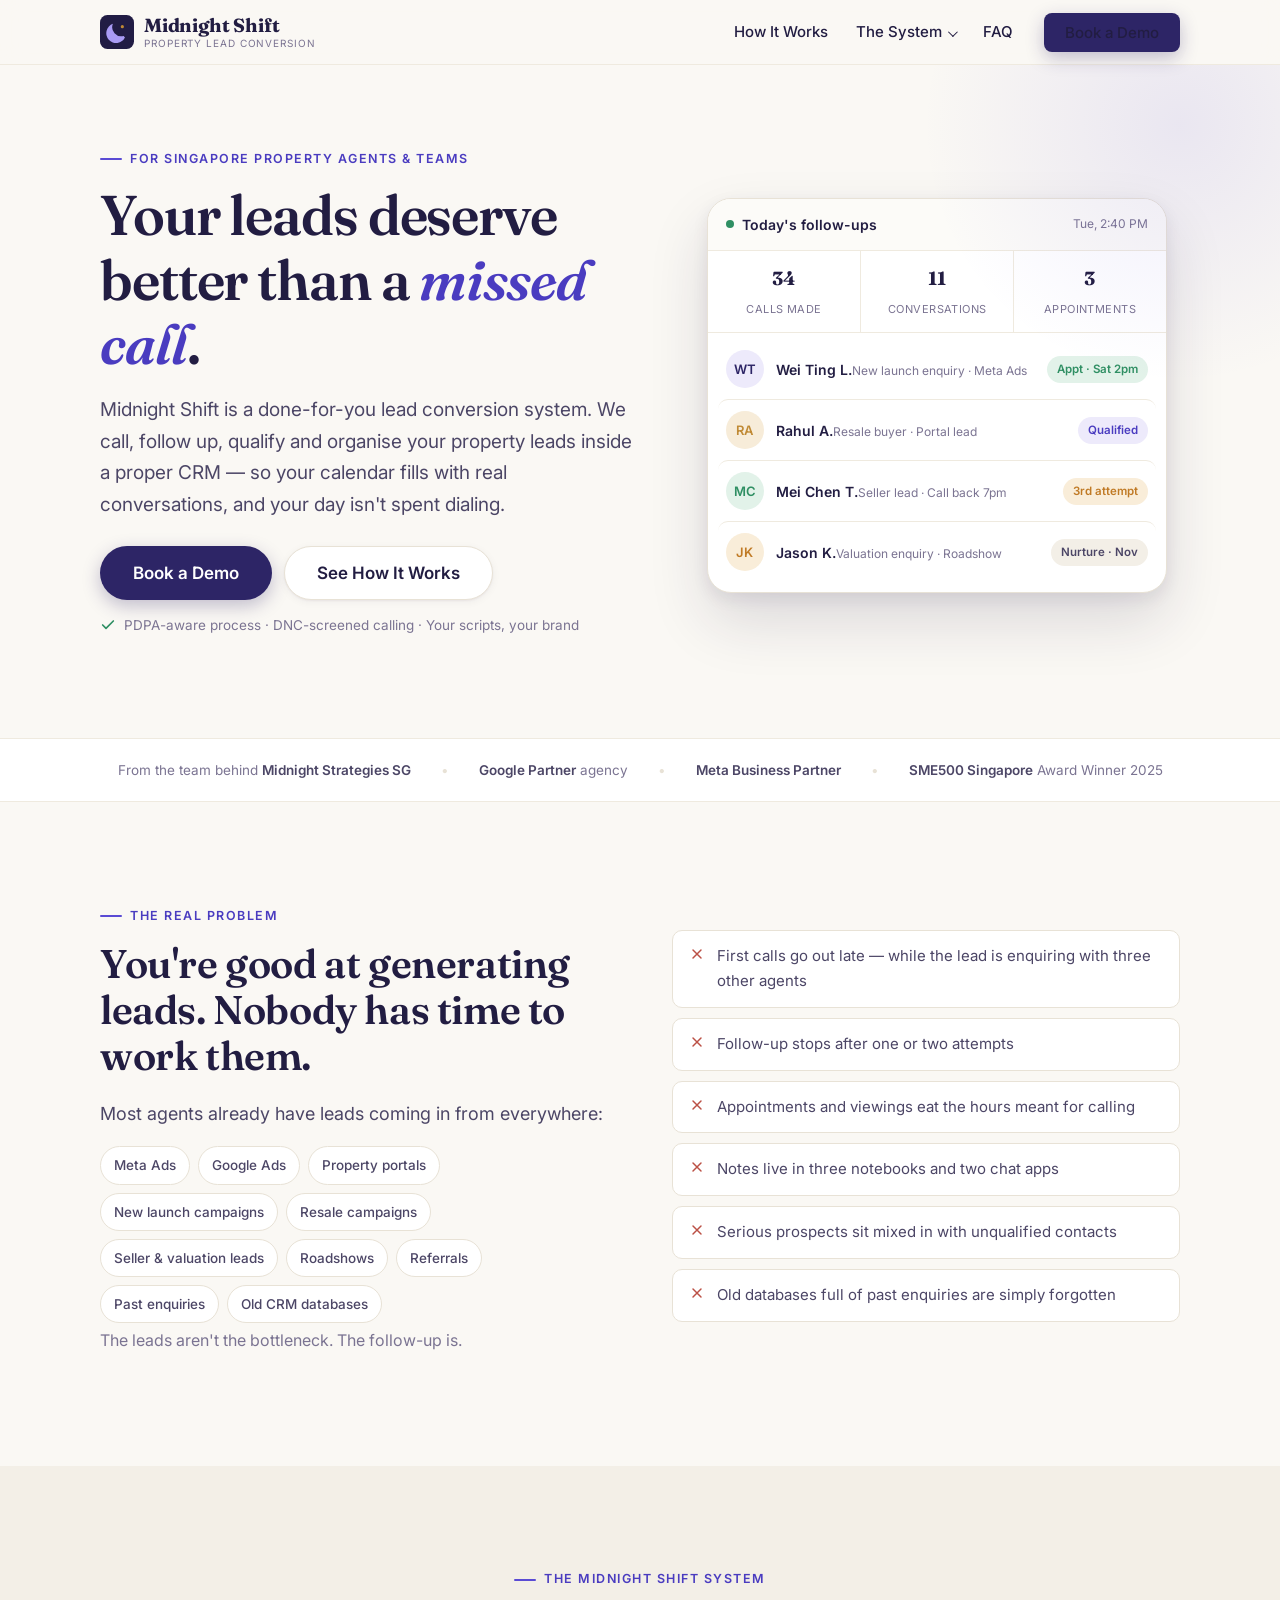
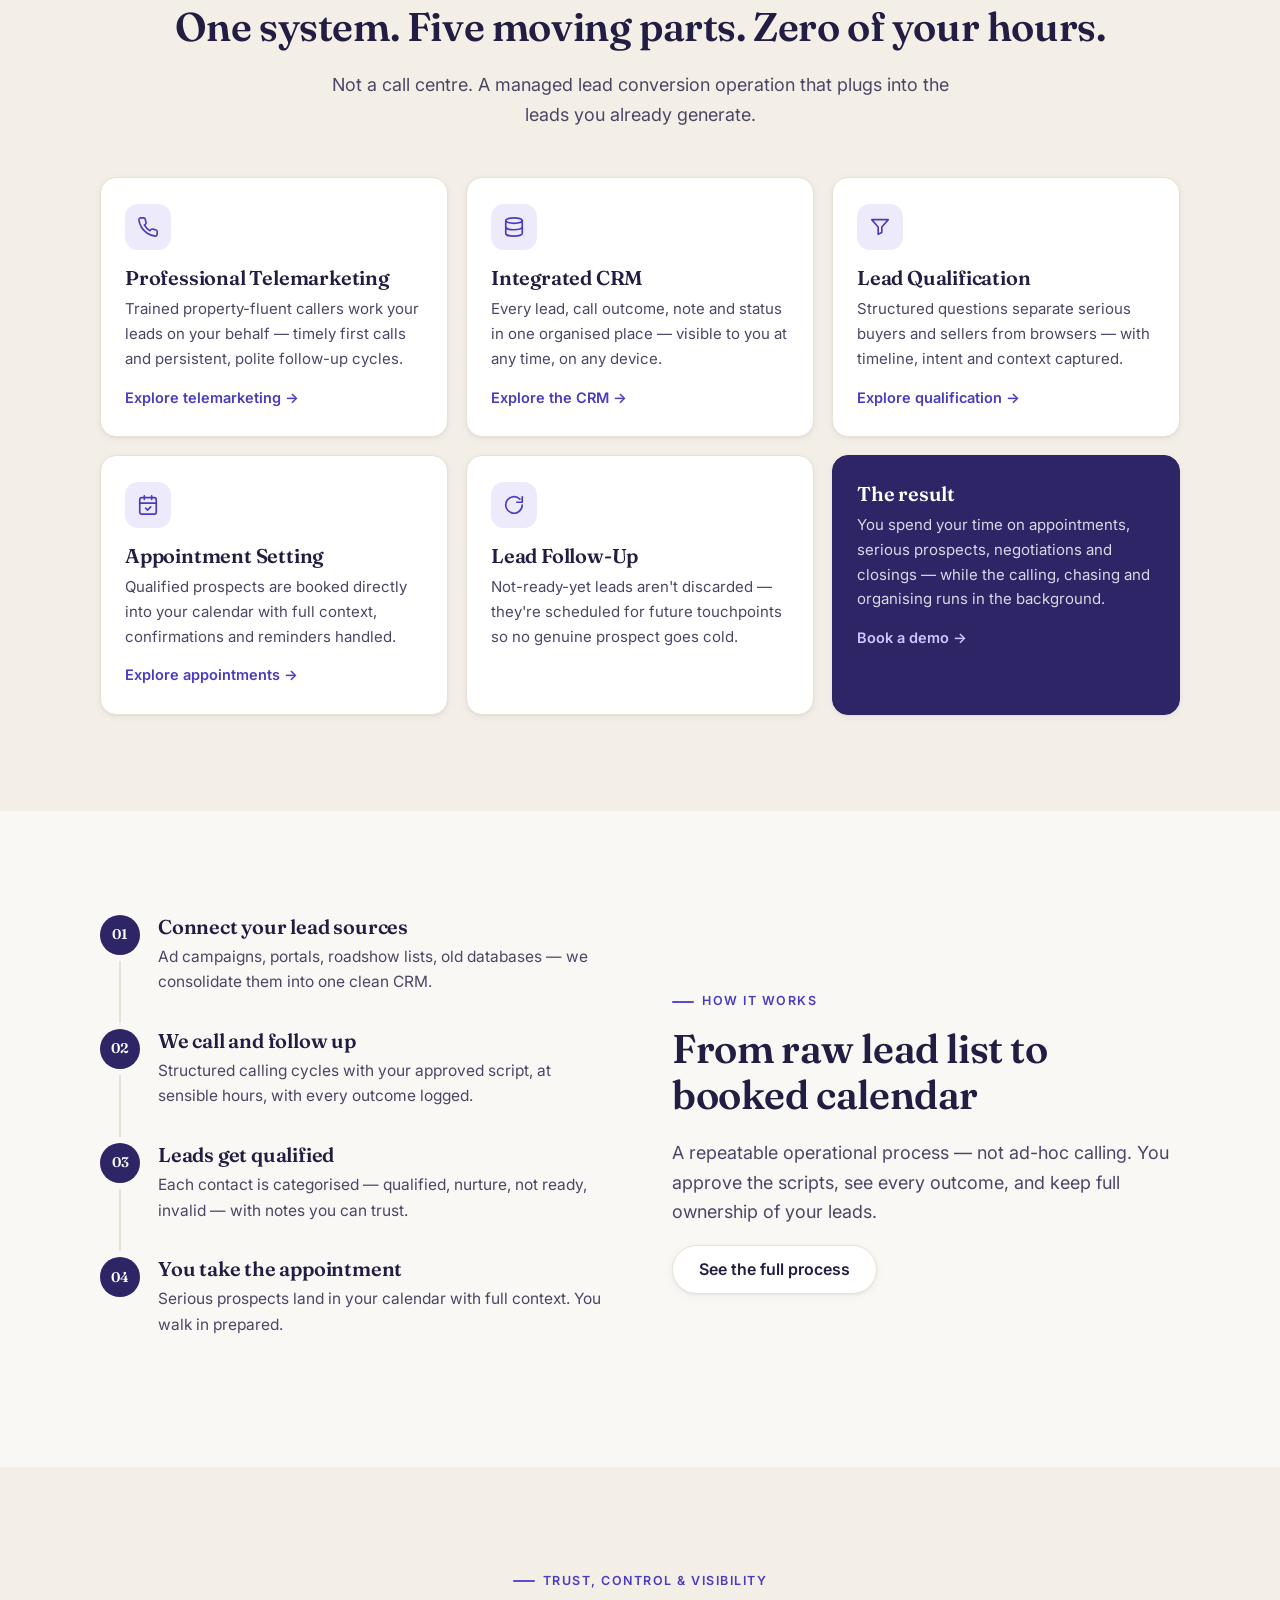
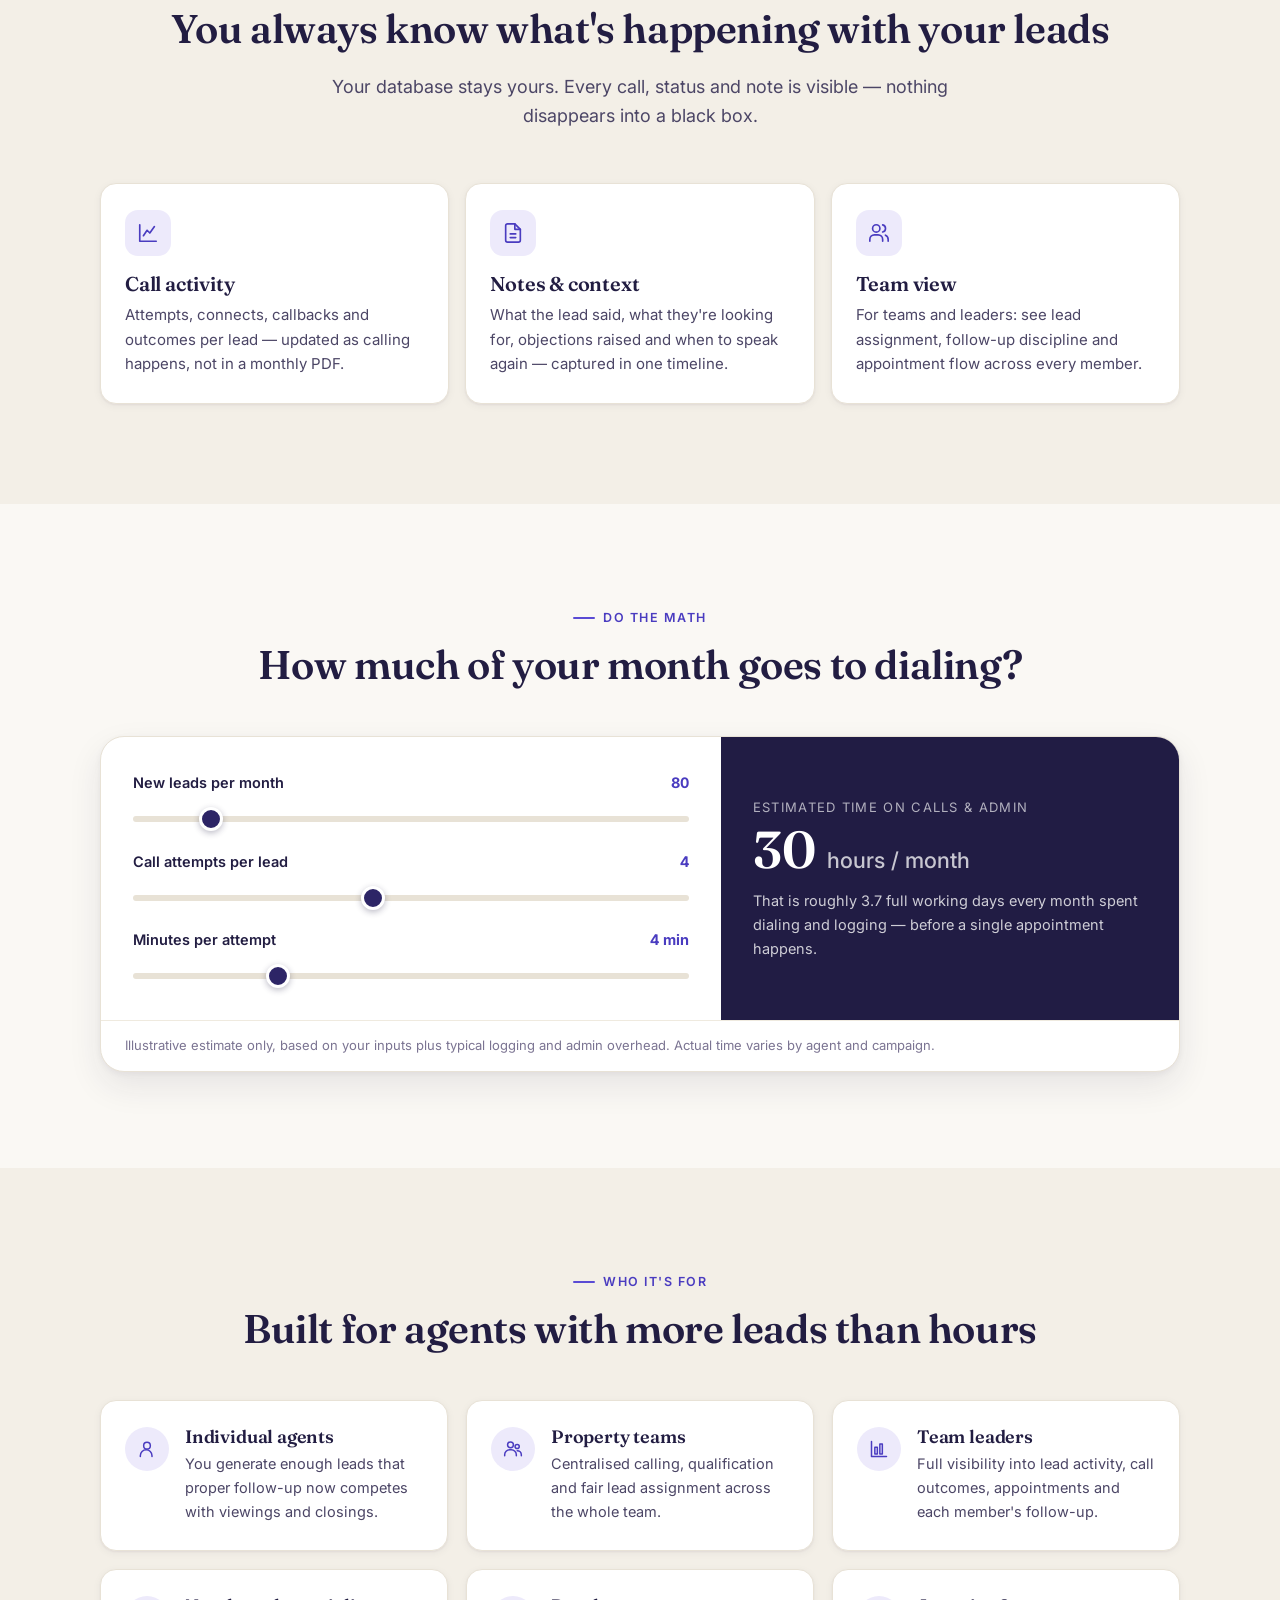
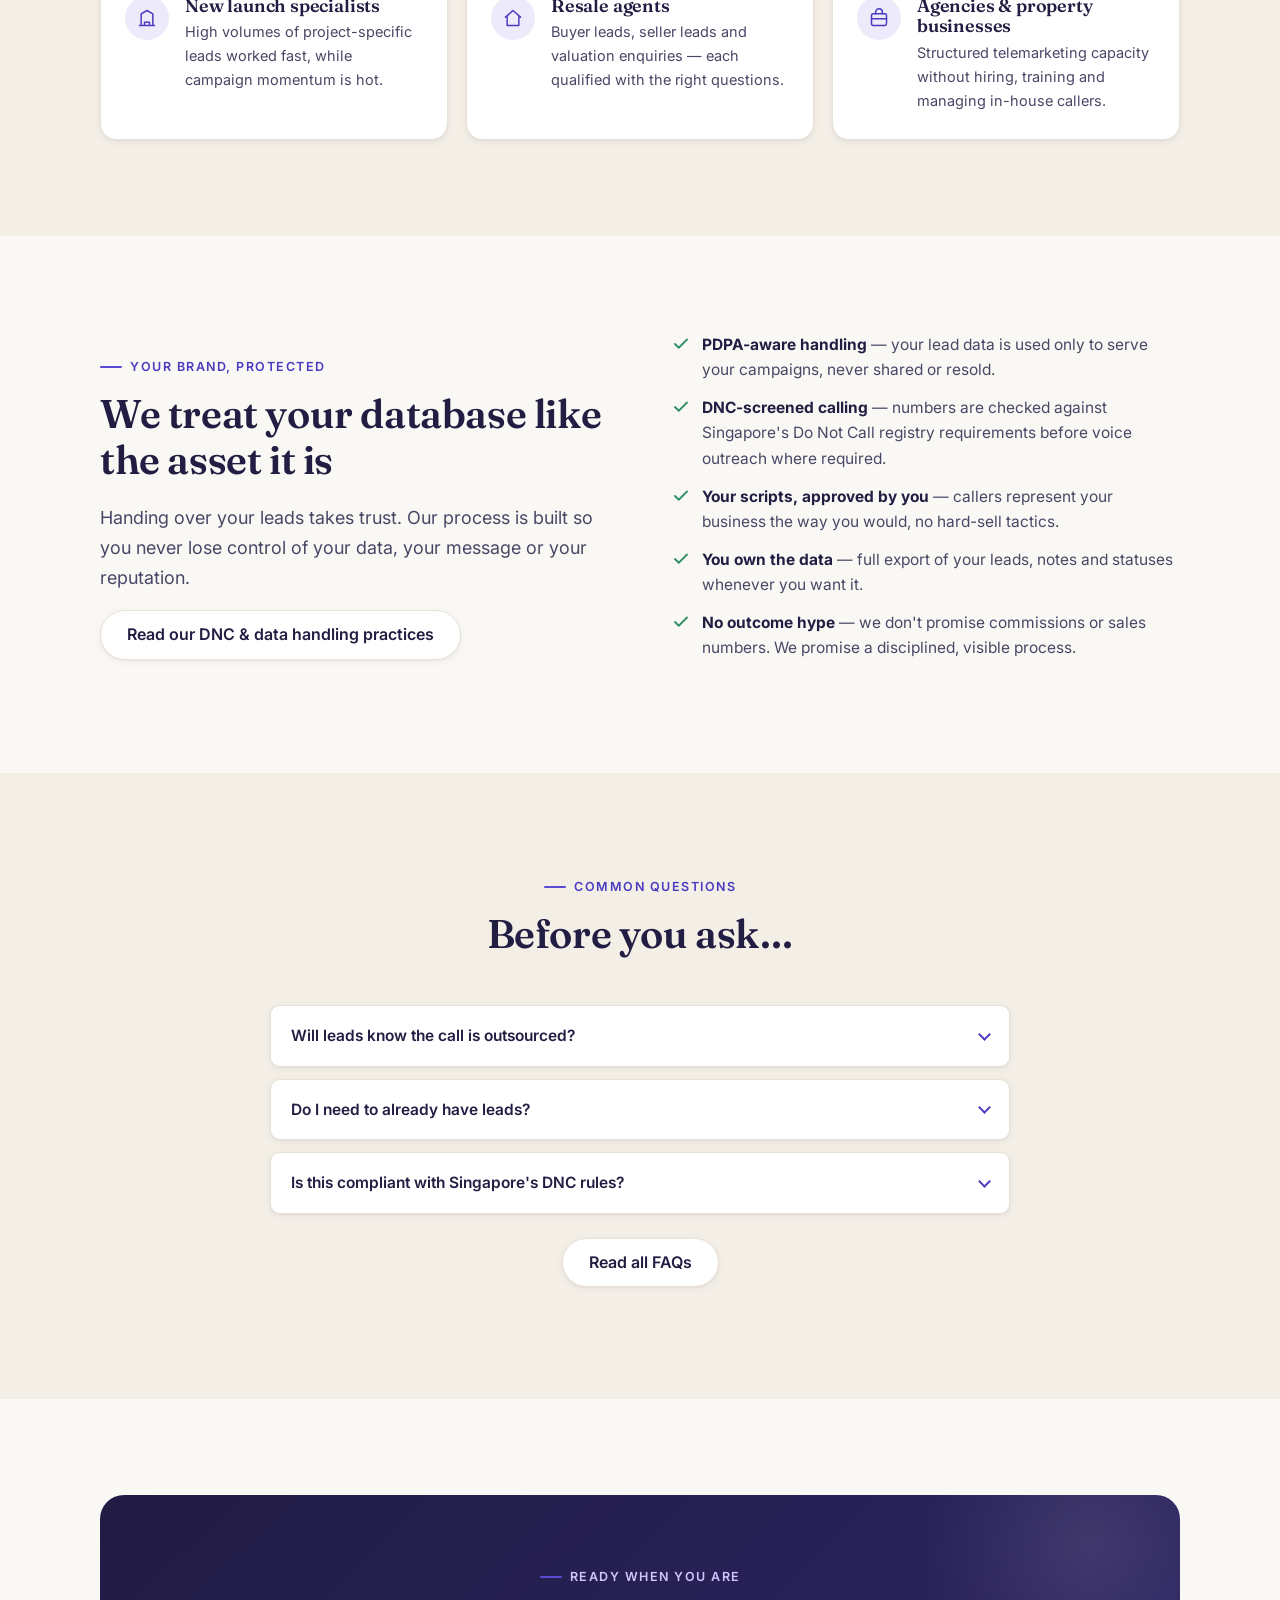
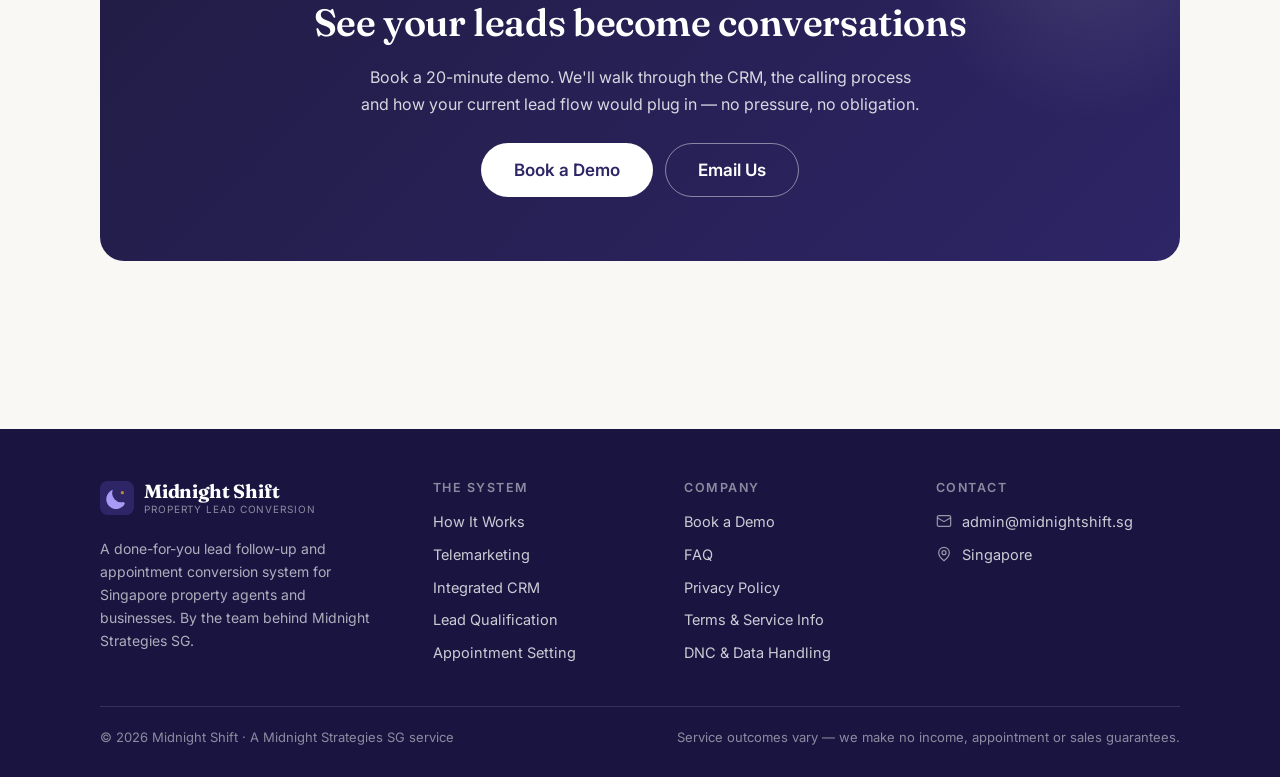
<file: index.html>
<!DOCTYPE html>
<html lang="en-SG">
<head>
<meta charset="utf-8">
<meta name="viewport" content="width=device-width, initial-scale=1">
<title>Midnight Shift — Property Lead Conversion System for Singapore Agents</title>
<meta name="description" content="Done-for-you telemarketing, CRM, lead qualification and appointment setting for Singapore property agents and teams. Turn your lead database into organised conversations and qualified appointments — without spending your day dialing.">
<link rel="canonical" href="https://midnightshift.sg/">
<meta property="og:type" content="website">
<meta property="og:title" content="Midnight Shift — Property Lead Conversion System">
<meta property="og:description" content="Turn your existing lead database into organised conversations, qualified opportunities and more appointments — without spending your day repeatedly calling leads.">
<meta property="og:url" content="https://midnightshift.sg/">
<meta property="og:locale" content="en_SG">
<link rel="icon" type="image/svg+xml" href="assets/favicon.svg">
<link rel="preconnect" href="https://fonts.googleapis.com">
<link rel="preconnect" href="https://fonts.gstatic.com" crossorigin>
<link href="https://fonts.googleapis.com/css2?family=Fraunces:ital,opsz,wght@0,9..144,500..700;1,9..144,400..600&family=Inter:wght@400;500;600;700&display=swap" rel="stylesheet">
<link rel="stylesheet" href="assets/css/styles.css">
<script type="application/ld+json">
{
  "@context": "https://schema.org",
  "@type": "ProfessionalService",
  "name": "Midnight Shift",
  "url": "https://midnightshift.sg/",
  "description": "Property lead conversion system for Singapore real estate agents: done-for-you telemarketing, integrated CRM, lead qualification, appointment setting and lead follow-up.",
  "areaServed": "Singapore",
  "parentOrganization": { "@type": "Organization", "name": "Midnight Strategies SG", "url": "https://midnightstrategies.sg/" },
  "email": "admin@midnightshift.sg"
}
</script>
</head>
<body>
<a class="skip-link" href="#main">Skip to content</a>

<header class="site-header">
  <div class="container site-header__inner">
    <a class="brand" href="index.html">
      <svg class="brand__mark" viewBox="0 0 64 64" aria-hidden="true"><rect width="64" height="64" rx="14" fill="#211c44"/><path d="M44.5 39.5A17 17 0 0 1 24.3 16.7 18.5 18.5 0 1 0 47 42.2a17 17 0 0 1-2.5-2.7z" fill="#a99bf5"/><circle cx="42" cy="22" r="3" fill="#c08a35"/></svg>
      <span class="brand__text"><span class="brand__name">Midnight Shift</span><span class="brand__sub">Property Lead Conversion</span></span>
    </a>
    <button class="nav-toggle" aria-expanded="false" aria-controls="site-nav" aria-label="Open menu"><span></span><span></span><span></span></button>
    <nav class="site-nav" id="site-nav" aria-label="Main navigation">
      <ul>
        <li><a href="how-it-works.html">How It Works</a></li>
        <li class="nav-dropdown">
          <span class="site-nav__group-label">The System</span>
          <a class="nav-dropdown__parent" href="how-it-works.html">The System</a>
          <div class="nav-dropdown__menu">
            <a href="telemarketing.html">Telemarketing</a>
            <a href="crm.html">Integrated CRM</a>
            <a href="lead-qualification.html">Lead Qualification</a>
            <a href="appointment-setting.html">Appointment Setting</a>
          </div>
        </li>
        <li><a href="faq.html">FAQ</a></li>
      </ul>
      <div class="site-nav__cta">
        <a class="btn btn--primary" href="book-demo.html">Book a Demo</a>
      </div>
    </nav>
  </div>
</header>

<main id="main">

  <!-- ============ HERO ============ -->
  <section class="hero">
    <div class="container hero__grid">
      <div>
        <span class="eyebrow">For Singapore property agents &amp; teams</span>
        <h1>Your leads deserve better than a <em>missed call</em>.</h1>
        <p class="lede">Midnight Shift is a done-for-you lead conversion system. We call, follow up, qualify and organise your property leads inside a proper CRM — so your calendar fills with real conversations, and your day isn't spent dialing.</p>
        <div class="hero__ctas">
          <a class="btn btn--primary btn--lg" href="book-demo.html">Book a Demo</a>
          <a class="btn btn--secondary btn--lg" href="how-it-works.html">See How It Works</a>
        </div>
        <p class="hero__note">
          <svg width="16" height="16" viewBox="0 0 24 24" fill="none" stroke="currentColor" stroke-width="2.5" stroke-linecap="round" stroke-linejoin="round" aria-hidden="true"><path d="M20 6 9 17l-5-5"/></svg>
          PDPA-aware process · DNC-screened calling · Your scripts, your brand
        </p>
      </div>
      <div class="crm-mock reveal" role="img" aria-label="Illustration of the Midnight Shift CRM showing today's follow-ups, call outcomes and lead statuses">
        <div class="crm-mock__bar">
          <span class="crm-mock__title"><span class="dot"></span>Today's follow-ups</span>
          <span class="crm-mock__date">Tue, 2:40 PM</span>
        </div>
        <div class="crm-mock__stats">
          <div class="crm-mock__stat"><b>34</b><span>Calls made</span></div>
          <div class="crm-mock__stat"><b>11</b><span>Conversations</span></div>
          <div class="crm-mock__stat"><b>3</b><span>Appointments</span></div>
        </div>
        <div class="crm-mock__list">
          <div class="lead-row">
            <span class="lead-row__avatar">WT</span>
            <span class="lead-row__body"><span class="lead-row__name">Wei Ting L.</span><span class="lead-row__meta">New launch enquiry · Meta Ads</span></span>
            <span class="chip chip--green">Appt · Sat 2pm</span>
          </div>
          <div class="lead-row">
            <span class="lead-row__avatar lead-row__avatar--b">RA</span>
            <span class="lead-row__body"><span class="lead-row__name">Rahul A.</span><span class="lead-row__meta">Resale buyer · Portal lead</span></span>
            <span class="chip chip--purple">Qualified</span>
          </div>
          <div class="lead-row">
            <span class="lead-row__avatar lead-row__avatar--c">MC</span>
            <span class="lead-row__body"><span class="lead-row__name">Mei Chen T.</span><span class="lead-row__meta">Seller lead · Call back 7pm</span></span>
            <span class="chip chip--amber">3rd attempt</span>
          </div>
          <div class="lead-row">
            <span class="lead-row__avatar lead-row__avatar--d">JK</span>
            <span class="lead-row__body"><span class="lead-row__name">Jason K.</span><span class="lead-row__meta">Valuation enquiry · Roadshow</span></span>
            <span class="chip chip--grey">Nurture · Nov</span>
          </div>
        </div>
      </div>
    </div>
  </section>

  <!-- ============ TRUST BAND ============ -->
  <div class="trust-band">
    <div class="trust-band__inner">
      <span>From the team behind <b>Midnight Strategies SG</b></span>
      <span class="trust-band__sep" aria-hidden="true">•</span>
      <span><b>Google Partner</b> agency</span>
      <span class="trust-band__sep" aria-hidden="true">•</span>
      <span><b>Meta Business Partner</b></span>
      <span class="trust-band__sep" aria-hidden="true">•</span>
      <span><b>SME500 Singapore</b> Award Winner 2025</span>
    </div>
  </div>

  <!-- ============ PROBLEM ============ -->
  <section class="section" id="problem">
    <div class="container">
      <div class="split">
        <div>
          <span class="eyebrow">The real problem</span>
          <h2 class="section-title">You're good at generating leads. Nobody has time to work them.</h2>
          <p class="lede">Most agents already have leads coming in from everywhere:</p>
          <div class="source-tags" aria-label="Common lead sources">
            <span>Meta Ads</span><span>Google Ads</span><span>Property portals</span><span>New launch campaigns</span><span>Resale campaigns</span><span>Seller &amp; valuation leads</span><span>Roadshows</span><span>Referrals</span><span>Past enquiries</span><span>Old CRM databases</span>
          </div>
          <p class="text-muted">The leads aren't the bottleneck. The follow-up is.</p>
        </div>
        <div>
          <ul class="leak-list reveal">
            <li><svg width="16" height="16" viewBox="0 0 24 24" fill="none" stroke="currentColor" stroke-width="2.2" stroke-linecap="round" aria-hidden="true"><path d="M18 6 6 18M6 6l12 12"/></svg>First calls go out late — while the lead is enquiring with three other agents</li>
            <li><svg width="16" height="16" viewBox="0 0 24 24" fill="none" stroke="currentColor" stroke-width="2.2" stroke-linecap="round" aria-hidden="true"><path d="M18 6 6 18M6 6l12 12"/></svg>Follow-up stops after one or two attempts</li>
            <li><svg width="16" height="16" viewBox="0 0 24 24" fill="none" stroke="currentColor" stroke-width="2.2" stroke-linecap="round" aria-hidden="true"><path d="M18 6 6 18M6 6l12 12"/></svg>Appointments and viewings eat the hours meant for calling</li>
            <li><svg width="16" height="16" viewBox="0 0 24 24" fill="none" stroke="currentColor" stroke-width="2.2" stroke-linecap="round" aria-hidden="true"><path d="M18 6 6 18M6 6l12 12"/></svg>Notes live in three notebooks and two chat apps</li>
            <li><svg width="16" height="16" viewBox="0 0 24 24" fill="none" stroke="currentColor" stroke-width="2.2" stroke-linecap="round" aria-hidden="true"><path d="M18 6 6 18M6 6l12 12"/></svg>Serious prospects sit mixed in with unqualified contacts</li>
            <li><svg width="16" height="16" viewBox="0 0 24 24" fill="none" stroke="currentColor" stroke-width="2.2" stroke-linecap="round" aria-hidden="true"><path d="M18 6 6 18M6 6l12 12"/></svg>Old databases full of past enquiries are simply forgotten</li>
          </ul>
        </div>
      </div>
    </div>
  </section>

  <!-- ============ SOLUTION / PILLARS ============ -->
  <section class="section section--alt" id="system">
    <div class="container">
      <div class="section-head center">
        <span class="eyebrow">The Midnight Shift system</span>
        <h2 class="section-title">One system. Five moving parts. Zero of your hours.</h2>
        <p class="lede section-kicker">Not a call centre. A managed lead conversion operation that plugs into the leads you already generate.</p>
      </div>
      <div class="card-grid card-grid--3">
        <a class="card reveal" href="telemarketing.html">
          <span class="card__icon"><svg width="22" height="22" viewBox="0 0 24 24" fill="none" stroke="currentColor" stroke-width="1.8" stroke-linecap="round" stroke-linejoin="round" aria-hidden="true"><path d="M22 16.9v3a2 2 0 0 1-2.2 2 19.8 19.8 0 0 1-8.6-3.1 19.5 19.5 0 0 1-6-6A19.8 19.8 0 0 1 2.1 4.2 2 2 0 0 1 4.1 2h3a2 2 0 0 1 2 1.7c.1 1 .4 2 .7 2.9a2 2 0 0 1-.4 2.1L8.1 10a16 16 0 0 0 6 6l1.3-1.3a2 2 0 0 1 2.1-.4c.9.3 1.9.6 2.9.7a2 2 0 0 1 1.6 2z"/></svg></span>
          <h3>Professional Telemarketing</h3>
          <p>Trained property-fluent callers work your leads on your behalf — timely first calls and persistent, polite follow-up cycles.</p>
          <span class="card__link">Explore telemarketing →</span>
        </a>
        <a class="card reveal" href="crm.html">
          <span class="card__icon"><svg width="22" height="22" viewBox="0 0 24 24" fill="none" stroke="currentColor" stroke-width="1.8" stroke-linecap="round" stroke-linejoin="round" aria-hidden="true"><ellipse cx="12" cy="5" rx="9" ry="3"/><path d="M3 5v14c0 1.7 4 3 9 3s9-1.3 9-3V5"/><path d="M3 12c0 1.7 4 3 9 3s9-1.3 9-3"/></svg></span>
          <h3>Integrated CRM</h3>
          <p>Every lead, call outcome, note and status in one organised place — visible to you at any time, on any device.</p>
          <span class="card__link">Explore the CRM →</span>
        </a>
        <a class="card reveal" href="lead-qualification.html">
          <span class="card__icon"><svg width="22" height="22" viewBox="0 0 24 24" fill="none" stroke="currentColor" stroke-width="1.8" stroke-linecap="round" stroke-linejoin="round" aria-hidden="true"><path d="M3 4h18l-7 8v6l-4 2v-8L3 4z"/></svg></span>
          <h3>Lead Qualification</h3>
          <p>Structured questions separate serious buyers and sellers from browsers — with timeline, intent and context captured.</p>
          <span class="card__link">Explore qualification →</span>
        </a>
        <a class="card reveal" href="appointment-setting.html">
          <span class="card__icon"><svg width="22" height="22" viewBox="0 0 24 24" fill="none" stroke="currentColor" stroke-width="1.8" stroke-linecap="round" stroke-linejoin="round" aria-hidden="true"><rect x="3" y="4" width="18" height="18" rx="2"/><path d="M16 2v4M8 2v4M3 10h18M9.5 15.5l2 2 3.5-3.5"/></svg></span>
          <h3>Appointment Setting</h3>
          <p>Qualified prospects are booked directly into your calendar with full context, confirmations and reminders handled.</p>
          <span class="card__link">Explore appointments →</span>
        </a>
        <div class="card reveal">
          <span class="card__icon"><svg width="22" height="22" viewBox="0 0 24 24" fill="none" stroke="currentColor" stroke-width="1.8" stroke-linecap="round" stroke-linejoin="round" aria-hidden="true"><path d="M21 12a9 9 0 1 1-2.6-6.4"/><path d="M21 3v6h-6"/></svg></span>
          <h3>Lead Follow-Up</h3>
          <p>Not-ready-yet leads aren't discarded — they're scheduled for future touchpoints so no genuine prospect goes cold.</p>
          <span class="card__link" style="visibility:hidden">·</span>
        </div>
        <div class="card reveal" style="background: var(--accent-deep); border-color: var(--accent-deep);">
          <h3 style="color:#fff">The result</h3>
          <p style="color:rgba(255,255,255,0.82)">You spend your time on appointments, serious prospects, negotiations and closings — while the calling, chasing and organising runs in the background.</p>
          <a class="card__link" href="book-demo.html" style="color:#cfc6ff">Book a demo →</a>
        </div>
      </div>
    </div>
  </section>

  <!-- ============ HOW IT WORKS (CONDENSED) ============ -->
  <section class="section" id="how">
    <div class="container">
      <div class="split split--flip">
        <div class="split__media">
          <ol class="steps reveal" style="margin-top:8px">
            <li class="step"><h3>Connect your lead sources</h3><p>Ad campaigns, portals, roadshow lists, old databases — we consolidate them into one clean CRM.</p></li>
            <li class="step"><h3>We call and follow up</h3><p>Structured calling cycles with your approved script, at sensible hours, with every outcome logged.</p></li>
            <li class="step"><h3>Leads get qualified</h3><p>Each contact is categorised — qualified, nurture, not ready, invalid — with notes you can trust.</p></li>
            <li class="step"><h3>You take the appointment</h3><p>Serious prospects land in your calendar with full context. You walk in prepared.</p></li>
          </ol>
        </div>
        <div>
          <span class="eyebrow">How it works</span>
          <h2 class="section-title">From raw lead list to booked calendar</h2>
          <p class="lede">A repeatable operational process — not ad-hoc calling. You approve the scripts, see every outcome, and keep full ownership of your leads.</p>
          <a class="btn btn--secondary" href="how-it-works.html">See the full process</a>
        </div>
      </div>
    </div>
  </section>

  <!-- ============ VISIBILITY / SWIPE CARDS ============ -->
  <section class="section section--alt" id="visibility">
    <div class="container">
      <div class="section-head center">
        <span class="eyebrow">Trust, control &amp; visibility</span>
        <h2 class="section-title">You always know what's happening with your leads</h2>
        <p class="lede section-kicker">Your database stays yours. Every call, status and note is visible — nothing disappears into a black box.</p>
      </div>
      <div class="rail-wrap">
        <div class="rail" aria-label="What you can see in the CRM">
          <div class="card reveal">
            <span class="card__icon"><svg width="22" height="22" viewBox="0 0 24 24" fill="none" stroke="currentColor" stroke-width="1.8" stroke-linecap="round" stroke-linejoin="round" aria-hidden="true"><path d="M3 3v18h18"/><path d="M7 15l4-6 3 3 5-7"/></svg></span>
            <h3>Call activity</h3>
            <p>Attempts, connects, callbacks and outcomes per lead — updated as calling happens, not in a monthly PDF.</p>
          </div>
          <div class="card reveal">
            <span class="card__icon"><svg width="22" height="22" viewBox="0 0 24 24" fill="none" stroke="currentColor" stroke-width="1.8" stroke-linecap="round" stroke-linejoin="round" aria-hidden="true"><path d="M14 2H6a2 2 0 0 0-2 2v16a2 2 0 0 0 2 2h12a2 2 0 0 0 2-2V8z"/><path d="M14 2v6h6M9 13h6M9 17h6"/></svg></span>
            <h3>Notes &amp; context</h3>
            <p>What the lead said, what they're looking for, objections raised and when to speak again — captured in one timeline.</p>
          </div>
          <div class="card reveal">
            <span class="card__icon"><svg width="22" height="22" viewBox="0 0 24 24" fill="none" stroke="currentColor" stroke-width="1.8" stroke-linecap="round" stroke-linejoin="round" aria-hidden="true"><circle cx="9" cy="7" r="4"/><path d="M2 21v-2a5 5 0 0 1 5-5h4a5 5 0 0 1 5 5v2"/><path d="M16 3.1a4 4 0 0 1 0 7.8M22 21v-2a5 5 0 0 0-3-4.6"/></svg></span>
            <h3>Team view</h3>
            <p>For teams and leaders: see lead assignment, follow-up discipline and appointment flow across every member.</p>
          </div>
        </div>
        <p class="rail-hint">Swipe to see more →</p>
      </div>
    </div>
  </section>

  <!-- ============ CALCULATOR ============ -->
  <section class="section" id="calculator">
    <div class="container">
      <div class="section-head center">
        <span class="eyebrow">Do the math</span>
        <h2 class="section-title">How much of your month goes to dialing?</h2>
      </div>
      <div class="calc reveal" data-calc>
        <div class="calc__grid">
          <div class="calc__inputs">
            <div>
              <label for="calc-leads">New leads per month <output id="calc-leads-out">80</output></label>
              <input type="range" id="calc-leads" min="20" max="500" step="10" value="80">
            </div>
            <div>
              <label for="calc-attempts">Call attempts per lead <output id="calc-attempts-out">4</output></label>
              <input type="range" id="calc-attempts" min="1" max="8" step="1" value="4">
            </div>
            <div>
              <label for="calc-minutes">Minutes per attempt <output id="calc-minutes-out">4 min</output></label>
              <input type="range" id="calc-minutes" min="2" max="10" step="1" value="4">
            </div>
          </div>
          <div class="calc__result" aria-live="polite">
            <span class="label">Estimated time on calls &amp; admin</span>
            <span class="big"><span id="calc-hours">30</span> <small>hours / month</small></span>
            <span class="sub" id="calc-days"></span>
          </div>
        </div>
        <div class="calc__foot"><p class="fineprint mb-0">Illustrative estimate only, based on your inputs plus typical logging and admin overhead. Actual time varies by agent and campaign.</p></div>
      </div>
    </div>
  </section>

  <!-- ============ WHO IT'S FOR ============ -->
  <section class="section section--alt" id="who">
    <div class="container">
      <div class="section-head center">
        <span class="eyebrow">Who it's for</span>
        <h2 class="section-title">Built for agents with more leads than hours</h2>
      </div>
      <div class="card-grid card-grid--3">
        <div class="card reveal"><div class="persona">
          <span class="persona__icon"><svg width="20" height="20" viewBox="0 0 24 24" fill="none" stroke="currentColor" stroke-width="1.8" stroke-linecap="round" stroke-linejoin="round" aria-hidden="true"><circle cx="12" cy="8" r="4"/><path d="M4 21v-1a7 7 0 0 1 14 0v1"/></svg></span>
          <div><h3>Individual agents</h3><p>You generate enough leads that proper follow-up now competes with viewings and closings.</p></div>
        </div></div>
        <div class="card reveal"><div class="persona">
          <span class="persona__icon"><svg width="20" height="20" viewBox="0 0 24 24" fill="none" stroke="currentColor" stroke-width="1.8" stroke-linecap="round" stroke-linejoin="round" aria-hidden="true"><circle cx="9" cy="7" r="3.5"/><circle cx="17" cy="9" r="2.5"/><path d="M2 20v-1a6 6 0 0 1 6-6h2a6 6 0 0 1 6 6v1M17 14a5 5 0 0 1 5 5v1"/></svg></span>
          <div><h3>Property teams</h3><p>Centralised calling, qualification and fair lead assignment across the whole team.</p></div>
        </div></div>
        <div class="card reveal"><div class="persona">
          <span class="persona__icon"><svg width="20" height="20" viewBox="0 0 24 24" fill="none" stroke="currentColor" stroke-width="1.8" stroke-linecap="round" stroke-linejoin="round" aria-hidden="true"><path d="M3 3v18h18"/><rect x="7" y="10" width="3" height="8"/><rect x="13" y="6" width="3" height="12"/></svg></span>
          <div><h3>Team leaders</h3><p>Full visibility into lead activity, call outcomes, appointments and each member's follow-up.</p></div>
        </div></div>
        <div class="card reveal"><div class="persona">
          <span class="persona__icon"><svg width="20" height="20" viewBox="0 0 24 24" fill="none" stroke="currentColor" stroke-width="1.8" stroke-linecap="round" stroke-linejoin="round" aria-hidden="true"><path d="M3 21h18M5 21V7l7-4 7 4v14M9 21v-4h6v4"/></svg></span>
          <div><h3>New launch specialists</h3><p>High volumes of project-specific leads worked fast, while campaign momentum is hot.</p></div>
        </div></div>
        <div class="card reveal"><div class="persona">
          <span class="persona__icon"><svg width="20" height="20" viewBox="0 0 24 24" fill="none" stroke="currentColor" stroke-width="1.8" stroke-linecap="round" stroke-linejoin="round" aria-hidden="true"><path d="M3 11l9-8 9 8M5 9v12h14V9"/></svg></span>
          <div><h3>Resale agents</h3><p>Buyer leads, seller leads and valuation enquiries — each qualified with the right questions.</p></div>
        </div></div>
        <div class="card reveal"><div class="persona">
          <span class="persona__icon"><svg width="20" height="20" viewBox="0 0 24 24" fill="none" stroke="currentColor" stroke-width="1.8" stroke-linecap="round" stroke-linejoin="round" aria-hidden="true"><rect x="3" y="7" width="18" height="14" rx="2"/><path d="M8 7V5a4 4 0 0 1 8 0v2M3 13h18"/></svg></span>
          <div><h3>Agencies &amp; property businesses</h3><p>Structured telemarketing capacity without hiring, training and managing in-house callers.</p></div>
        </div></div>
      </div>
    </div>
  </section>

  <!-- ============ COMPLIANCE / TRUST ============ -->
  <section class="section" id="trust">
    <div class="container">
      <div class="split">
        <div>
          <span class="eyebrow">Your brand, protected</span>
          <h2 class="section-title">We treat your database like the asset it is</h2>
          <p class="lede">Handing over your leads takes trust. Our process is built so you never lose control of your data, your message or your reputation.</p>
          <a class="btn btn--secondary" href="data-handling.html">Read our DNC &amp; data handling practices</a>
        </div>
        <ul class="checklist reveal">
          <li><svg width="18" height="18" viewBox="0 0 24 24" fill="none" stroke="currentColor" stroke-width="2.4" stroke-linecap="round" stroke-linejoin="round" aria-hidden="true"><path d="M20 6 9 17l-5-5"/></svg><span><b>PDPA-aware handling</b> — your lead data is used only to serve your campaigns, never shared or resold.</span></li>
          <li><svg width="18" height="18" viewBox="0 0 24 24" fill="none" stroke="currentColor" stroke-width="2.4" stroke-linecap="round" stroke-linejoin="round" aria-hidden="true"><path d="M20 6 9 17l-5-5"/></svg><span><b>DNC-screened calling</b> — numbers are checked against Singapore's Do Not Call registry requirements before voice outreach where required.</span></li>
          <li><svg width="18" height="18" viewBox="0 0 24 24" fill="none" stroke="currentColor" stroke-width="2.4" stroke-linecap="round" stroke-linejoin="round" aria-hidden="true"><path d="M20 6 9 17l-5-5"/></svg><span><b>Your scripts, approved by you</b> — callers represent your business the way you would, no hard-sell tactics.</span></li>
          <li><svg width="18" height="18" viewBox="0 0 24 24" fill="none" stroke="currentColor" stroke-width="2.4" stroke-linecap="round" stroke-linejoin="round" aria-hidden="true"><path d="M20 6 9 17l-5-5"/></svg><span><b>You own the data</b> — full export of your leads, notes and statuses whenever you want it.</span></li>
          <li><svg width="18" height="18" viewBox="0 0 24 24" fill="none" stroke="currentColor" stroke-width="2.4" stroke-linecap="round" stroke-linejoin="round" aria-hidden="true"><path d="M20 6 9 17l-5-5"/></svg><span><b>No outcome hype</b> — we don't promise commissions or sales numbers. We promise a disciplined, visible process.</span></li>
        </ul>
      </div>
    </div>
  </section>

  <!-- ============ FAQ TEASER ============ -->
  <section class="section section--alt" id="faq-teaser">
    <div class="container container--narrow">
      <div class="section-head center">
        <span class="eyebrow">Common questions</span>
        <h2 class="section-title">Before you ask…</h2>
      </div>
      <div class="faq-list">
        <details class="faq-item">
          <summary>Will leads know the call is outsourced?</summary>
          <div class="faq-item__body"><p>Calls are made on behalf of your business, using a script you approve and information you provide. Callers introduce themselves as calling from your team, and every qualified conversation is handed to you with full context — so the transition feels seamless to the prospect.</p></div>
        </details>
        <details class="faq-item">
          <summary>Do I need to already have leads?</summary>
          <div class="faq-item__body"><p>The system works best if you have an existing flow of leads or a database of past enquiries. If you also need lead generation, our parent agency Midnight Strategies SG runs Meta and Google campaigns for property agents — the two plug together naturally.</p></div>
        </details>
        <details class="faq-item">
          <summary>Is this compliant with Singapore's DNC rules?</summary>
          <div class="faq-item__body"><p>Compliance is built into the workflow: numbers are screened against DNC registry requirements where required, consent context is recorded per lead, and calling practices follow PDPA guidelines. See our <a href="data-handling.html">data handling page</a> for details.</p></div>
        </details>
      </div>
      <p class="center" style="margin-top:24px"><a class="btn btn--secondary" href="faq.html">Read all FAQs</a></p>
    </div>
  </section>

  <!-- ============ FINAL CTA ============ -->
  <section class="section">
    <div class="container">
      <div class="cta-band reveal">
        <span class="eyebrow" style="color:#cfc6ff">Ready when you are</span>
        <h2>See your leads become conversations</h2>
        <p>Book a 20-minute demo. We'll walk through the CRM, the calling process and how your current lead flow would plug in — no pressure, no obligation.</p>
        <div class="cta-band__actions">
          <a class="btn btn--light btn--lg" href="book-demo.html">Book a Demo</a>
          <a class="btn btn--outline-light btn--lg" href="mailto:admin@midnightshift.sg?subject=Midnight%20Shift%20enquiry">Email Us</a>
        </div>
      </div>
    </div>
  </section>

</main>

<div class="sticky-cta">
  <a class="btn btn--primary" href="book-demo.html">Book a Demo</a>
</div>

<footer class="site-footer">
  <div class="container">
    <div class="site-footer__main">
      <div>
        <a class="brand" href="index.html">
          <svg class="brand__mark" viewBox="0 0 64 64" aria-hidden="true"><rect width="64" height="64" rx="14" fill="#2d2566"/><path d="M44.5 39.5A17 17 0 0 1 24.3 16.7 18.5 18.5 0 1 0 47 42.2a17 17 0 0 1-2.5-2.7z" fill="#a99bf5"/><circle cx="42" cy="22" r="3" fill="#c08a35"/></svg>
          <span class="brand__text"><span class="brand__name">Midnight Shift</span><span class="brand__sub">Property Lead Conversion</span></span>
        </a>
        <p class="site-footer__blurb">A done-for-you lead follow-up and appointment conversion system for Singapore property agents and businesses. By the team behind Midnight Strategies SG.</p>
      </div>
      <div>
        <h4>The System</h4>
        <ul>
          <li><a href="how-it-works.html">How It Works</a></li>
          <li><a href="telemarketing.html">Telemarketing</a></li>
          <li><a href="crm.html">Integrated CRM</a></li>
          <li><a href="lead-qualification.html">Lead Qualification</a></li>
          <li><a href="appointment-setting.html">Appointment Setting</a></li>
        </ul>
      </div>
      <div>
        <h4>Company</h4>
        <ul>
          <li><a href="book-demo.html">Book a Demo</a></li>
          <li><a href="faq.html">FAQ</a></li>
          <li><a href="privacy-policy.html">Privacy Policy</a></li>
          <li><a href="terms.html">Terms &amp; Service Info</a></li>
          <li><a href="data-handling.html">DNC &amp; Data Handling</a></li>
        </ul>
      </div>
      <div>
        <h4>Contact</h4>
        <ul class="footer-contact">
          <li><svg width="16" height="16" viewBox="0 0 24 24" fill="none" stroke="currentColor" stroke-width="1.8" aria-hidden="true"><rect x="2" y="4" width="20" height="16" rx="2"/><path d="m2 7 10 6L22 7"/></svg><a href="mailto:admin@midnightshift.sg">admin@midnightshift.sg</a></li>
          <li><svg width="16" height="16" viewBox="0 0 24 24" fill="none" stroke="currentColor" stroke-width="1.8" aria-hidden="true"><path d="M20 10c0 6-8 12-8 12S4 16 4 10a8 8 0 1 1 16 0z"/><circle cx="12" cy="10" r="3"/></svg><span>Singapore</span></li>
        </ul>
      </div>
    </div>
    <div class="site-footer__bottom">
      <span>© <span data-year>2026</span> Midnight Shift · A Midnight Strategies SG service</span>
      <span>Service outcomes vary — we make no income, appointment or sales guarantees.</span>
    </div>
  </div>
</footer>

<script src="assets/js/main.js" defer></script>
</body>
</html>
</file>
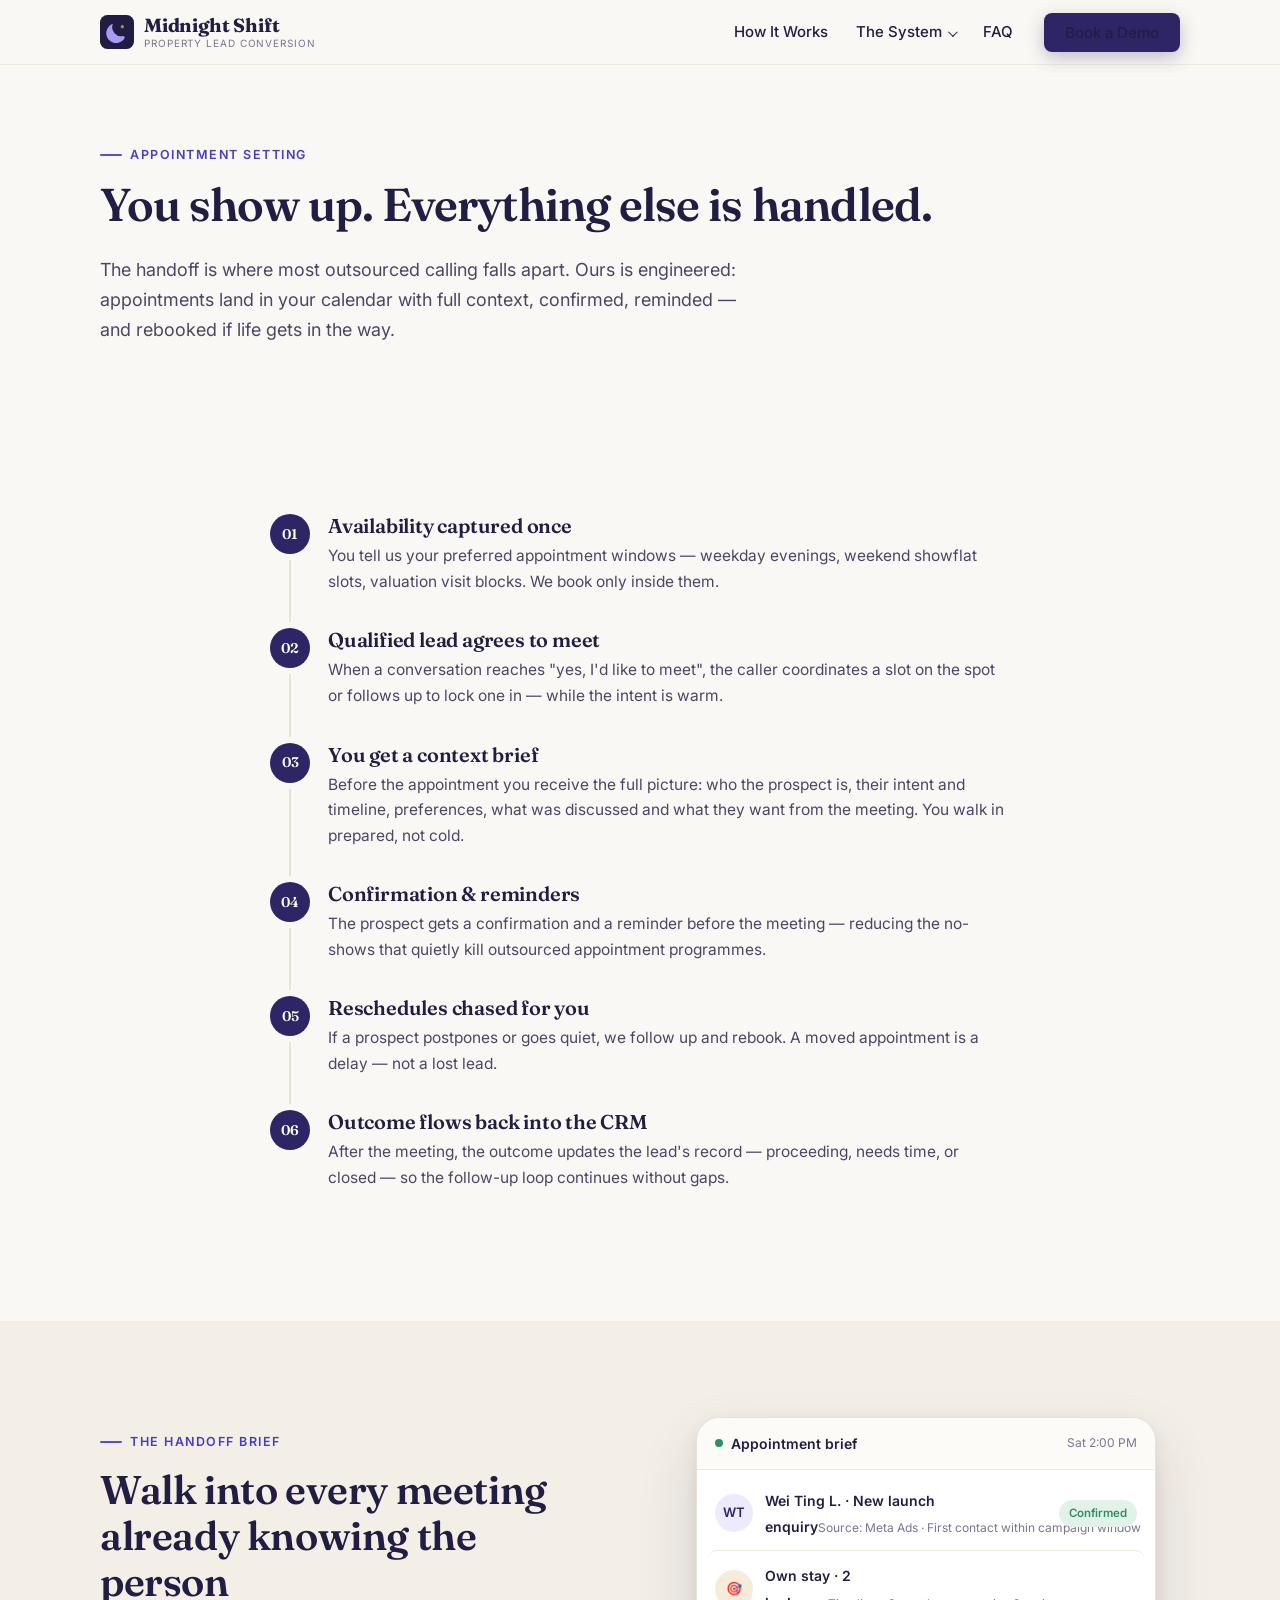
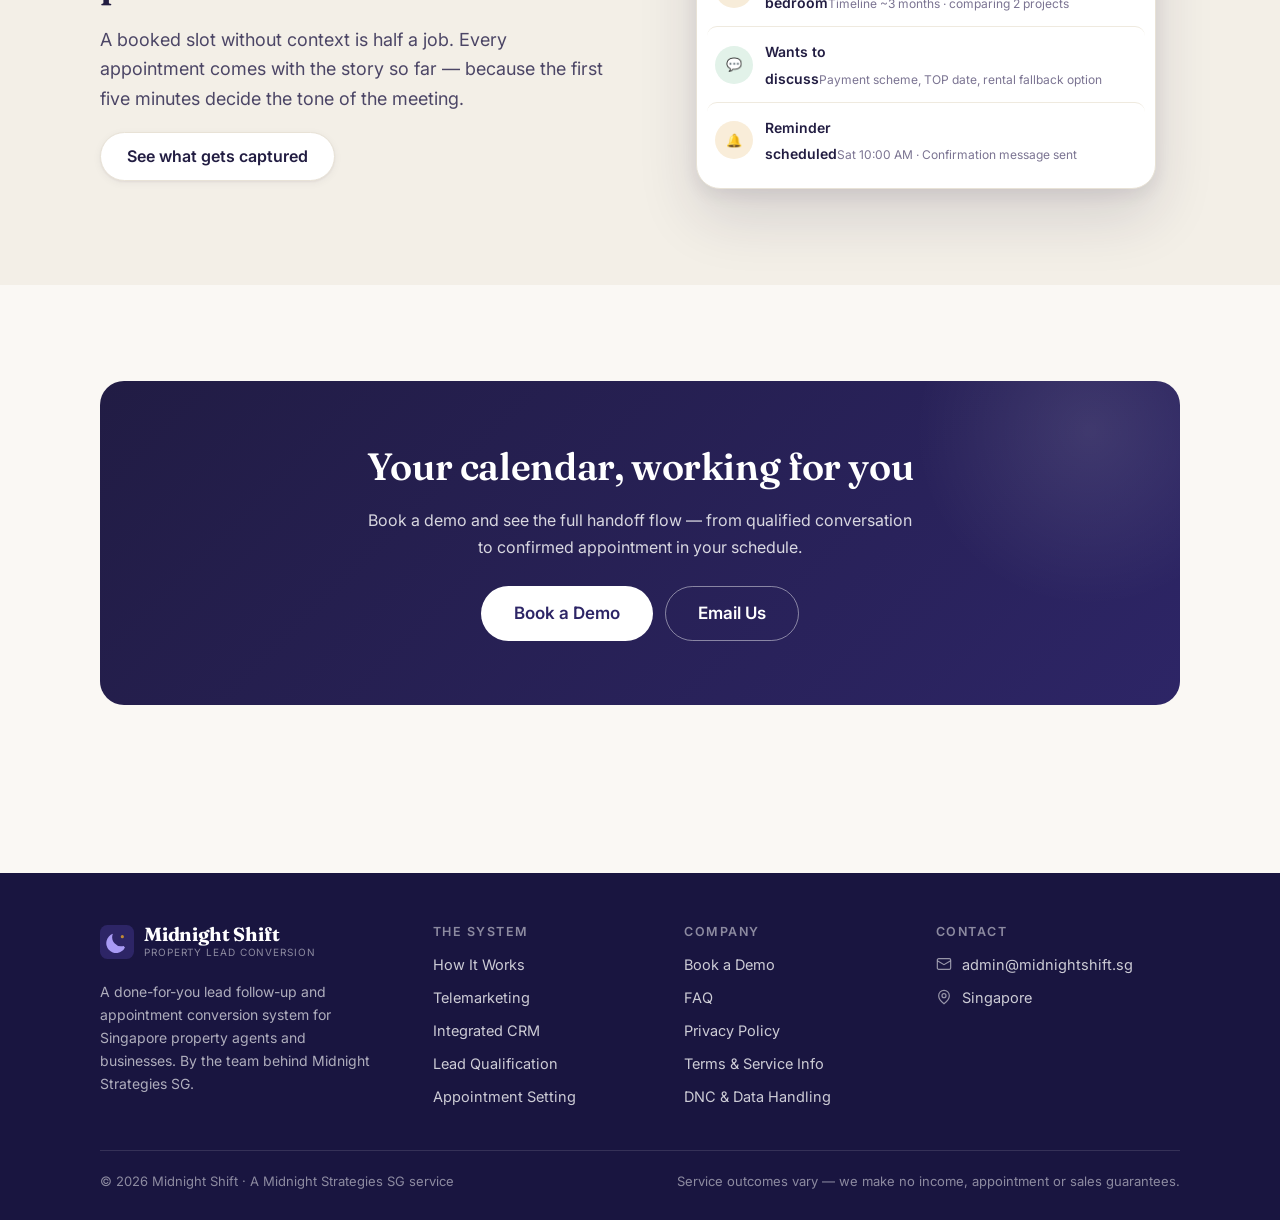
<file: appointment-setting.html>
<!DOCTYPE html>
<html lang="en-SG">
<head>
<meta charset="utf-8">
<meta name="viewport" content="width=device-width, initial-scale=1">
<title>Appointment Setting for Property Agents — Midnight Shift</title>
<meta name="description" content="How Midnight Shift hands qualified property leads to you: appointments coordinated around your calendar, context briefs, confirmations, reminders and rebooking handled.">
<link rel="canonical" href="https://midnightshift.sg/appointment-setting.html">
<meta property="og:type" content="website">
<meta property="og:title" content="Appointment Setting — Midnight Shift">
<meta property="og:description" content="Qualified prospects booked into your calendar with full context — confirmations and reminders handled.">
<meta property="og:url" content="https://midnightshift.sg/appointment-setting.html">
<link rel="icon" type="image/svg+xml" href="assets/favicon.svg">
<link rel="preconnect" href="https://fonts.googleapis.com">
<link rel="preconnect" href="https://fonts.gstatic.com" crossorigin>
<link href="https://fonts.googleapis.com/css2?family=Fraunces:ital,opsz,wght@0,9..144,500..700;1,9..144,400..600&family=Inter:wght@400;500;600;700&display=swap" rel="stylesheet">
<link rel="stylesheet" href="assets/css/styles.css">
</head>
<body>
<a class="skip-link" href="#main">Skip to content</a>

<header class="site-header">
  <div class="container site-header__inner">
    <a class="brand" href="index.html">
      <svg class="brand__mark" viewBox="0 0 64 64" aria-hidden="true"><rect width="64" height="64" rx="14" fill="#211c44"/><path d="M44.5 39.5A17 17 0 0 1 24.3 16.7 18.5 18.5 0 1 0 47 42.2a17 17 0 0 1-2.5-2.7z" fill="#a99bf5"/><circle cx="42" cy="22" r="3" fill="#c08a35"/></svg>
      <span class="brand__text"><span class="brand__name">Midnight Shift</span><span class="brand__sub">Property Lead Conversion</span></span>
    </a>
    <button class="nav-toggle" aria-expanded="false" aria-controls="site-nav" aria-label="Open menu"><span></span><span></span><span></span></button>
    <nav class="site-nav" id="site-nav" aria-label="Main navigation">
      <ul>
        <li><a href="how-it-works.html">How It Works</a></li>
        <li class="nav-dropdown">
          <span class="site-nav__group-label">The System</span>
          <a class="nav-dropdown__parent" href="how-it-works.html">The System</a>
          <div class="nav-dropdown__menu">
            <a href="telemarketing.html">Telemarketing</a>
            <a href="crm.html">Integrated CRM</a>
            <a href="lead-qualification.html">Lead Qualification</a>
            <a href="appointment-setting.html" aria-current="page">Appointment Setting</a>
          </div>
        </li>
        <li><a href="faq.html">FAQ</a></li>
      </ul>
      <div class="site-nav__cta">
        <a class="btn btn--primary" href="book-demo.html">Book a Demo</a>
      </div>
    </nav>
  </div>
</header>

<main id="main">

  <section class="page-hero">
    <div class="container">
      <span class="eyebrow">Appointment setting</span>
      <h1>You show up. Everything else is handled.</h1>
      <p class="lede">The handoff is where most outsourced calling falls apart. Ours is engineered: appointments land in your calendar with full context, confirmed, reminded — and rebooked if life gets in the way.</p>
    </div>
  </section>

  <section class="section section--tight">
    <div class="container container--narrow">
      <ol class="steps">
        <li class="step reveal">
          <h3>Availability captured once</h3>
          <p>You tell us your preferred appointment windows — weekday evenings, weekend showflat slots, valuation visit blocks. We book only inside them.</p>
        </li>
        <li class="step reveal">
          <h3>Qualified lead agrees to meet</h3>
          <p>When a conversation reaches "yes, I'd like to meet", the caller coordinates a slot on the spot or follows up to lock one in — while the intent is warm.</p>
        </li>
        <li class="step reveal">
          <h3>You get a context brief</h3>
          <p>Before the appointment you receive the full picture: who the prospect is, their intent and timeline, preferences, what was discussed and what they want from the meeting. You walk in prepared, not cold.</p>
        </li>
        <li class="step reveal">
          <h3>Confirmation &amp; reminders</h3>
          <p>The prospect gets a confirmation and a reminder before the meeting — reducing the no-shows that quietly kill outsourced appointment programmes.</p>
        </li>
        <li class="step reveal">
          <h3>Reschedules chased for you</h3>
          <p>If a prospect postpones or goes quiet, we follow up and rebook. A moved appointment is a delay — not a lost lead.</p>
        </li>
        <li class="step reveal">
          <h3>Outcome flows back into the CRM</h3>
          <p>After the meeting, the outcome updates the lead's record — proceeding, needs time, or closed — so the follow-up loop continues without gaps.</p>
        </li>
      </ol>
    </div>
  </section>

  <section class="section section--alt">
    <div class="container">
      <div class="split">
        <div>
          <span class="eyebrow">The handoff brief</span>
          <h2 class="section-title">Walk into every meeting already knowing the person</h2>
          <p class="lede">A booked slot without context is half a job. Every appointment comes with the story so far — because the first five minutes decide the tone of the meeting.</p>
          <a class="btn btn--secondary" href="lead-qualification.html">See what gets captured</a>
        </div>
        <div class="split__media">
          <div class="crm-mock reveal" role="img" aria-label="Illustration of an appointment brief">
            <div class="crm-mock__bar">
              <span class="crm-mock__title"><span class="dot"></span>Appointment brief</span>
              <span class="crm-mock__date">Sat 2:00 PM</span>
            </div>
            <div class="crm-mock__list">
              <div class="lead-row"><span class="lead-row__avatar">WT</span><span class="lead-row__body"><span class="lead-row__name">Wei Ting L. · New launch enquiry</span><span class="lead-row__meta">Source: Meta Ads · First contact within campaign window</span></span><span class="chip chip--green">Confirmed</span></div>
              <div class="lead-row"><span class="lead-row__avatar lead-row__avatar--b">🎯</span><span class="lead-row__body"><span class="lead-row__name">Own stay · 2 bedroom</span><span class="lead-row__meta">Timeline ~3 months · comparing 2 projects</span></span></div>
              <div class="lead-row"><span class="lead-row__avatar lead-row__avatar--c">💬</span><span class="lead-row__body"><span class="lead-row__name">Wants to discuss</span><span class="lead-row__meta">Payment scheme, TOP date, rental fallback option</span></span></div>
              <div class="lead-row"><span class="lead-row__avatar lead-row__avatar--d">🔔</span><span class="lead-row__body"><span class="lead-row__name">Reminder scheduled</span><span class="lead-row__meta">Sat 10:00 AM · Confirmation message sent</span></span></div>
            </div>
          </div>
        </div>
      </div>
    </div>
  </section>

  <section class="section">
    <div class="container">
      <div class="cta-band reveal">
        <h2>Your calendar, working for you</h2>
        <p>Book a demo and see the full handoff flow — from qualified conversation to confirmed appointment in your schedule.</p>
        <div class="cta-band__actions">
          <a class="btn btn--light btn--lg" href="book-demo.html">Book a Demo</a>
          <a class="btn btn--outline-light btn--lg" href="mailto:admin@midnightshift.sg?subject=Midnight%20Shift%20enquiry">Email Us</a>
        </div>
      </div>
    </div>
  </section>

</main>

<div class="sticky-cta">
  <a class="btn btn--primary" href="book-demo.html">Book a Demo</a>
</div>

<footer class="site-footer">
  <div class="container">
    <div class="site-footer__main">
      <div>
        <a class="brand" href="index.html">
          <svg class="brand__mark" viewBox="0 0 64 64" aria-hidden="true"><rect width="64" height="64" rx="14" fill="#2d2566"/><path d="M44.5 39.5A17 17 0 0 1 24.3 16.7 18.5 18.5 0 1 0 47 42.2a17 17 0 0 1-2.5-2.7z" fill="#a99bf5"/><circle cx="42" cy="22" r="3" fill="#c08a35"/></svg>
          <span class="brand__text"><span class="brand__name">Midnight Shift</span><span class="brand__sub">Property Lead Conversion</span></span>
        </a>
        <p class="site-footer__blurb">A done-for-you lead follow-up and appointment conversion system for Singapore property agents and businesses. By the team behind Midnight Strategies SG.</p>
      </div>
      <div>
        <h4>The System</h4>
        <ul>
          <li><a href="how-it-works.html">How It Works</a></li>
          <li><a href="telemarketing.html">Telemarketing</a></li>
          <li><a href="crm.html">Integrated CRM</a></li>
          <li><a href="lead-qualification.html">Lead Qualification</a></li>
          <li><a href="appointment-setting.html">Appointment Setting</a></li>
        </ul>
      </div>
      <div>
        <h4>Company</h4>
        <ul>
          <li><a href="book-demo.html">Book a Demo</a></li>
          <li><a href="faq.html">FAQ</a></li>
          <li><a href="privacy-policy.html">Privacy Policy</a></li>
          <li><a href="terms.html">Terms &amp; Service Info</a></li>
          <li><a href="data-handling.html">DNC &amp; Data Handling</a></li>
        </ul>
      </div>
      <div>
        <h4>Contact</h4>
        <ul class="footer-contact">
          <li><svg width="16" height="16" viewBox="0 0 24 24" fill="none" stroke="currentColor" stroke-width="1.8" aria-hidden="true"><rect x="2" y="4" width="20" height="16" rx="2"/><path d="m2 7 10 6L22 7"/></svg><a href="mailto:admin@midnightshift.sg">admin@midnightshift.sg</a></li>
          <li><svg width="16" height="16" viewBox="0 0 24 24" fill="none" stroke="currentColor" stroke-width="1.8" aria-hidden="true"><path d="M20 10c0 6-8 12-8 12S4 16 4 10a8 8 0 1 1 16 0z"/><circle cx="12" cy="10" r="3"/></svg><span>Singapore</span></li>
        </ul>
      </div>
    </div>
    <div class="site-footer__bottom">
      <span>© <span data-year>2026</span> Midnight Shift · A Midnight Strategies SG service</span>
      <span>Service outcomes vary — we make no income, appointment or sales guarantees.</span>
    </div>
  </div>
</footer>

<script src="assets/js/main.js" defer></script>
</body>
</html>
</file>
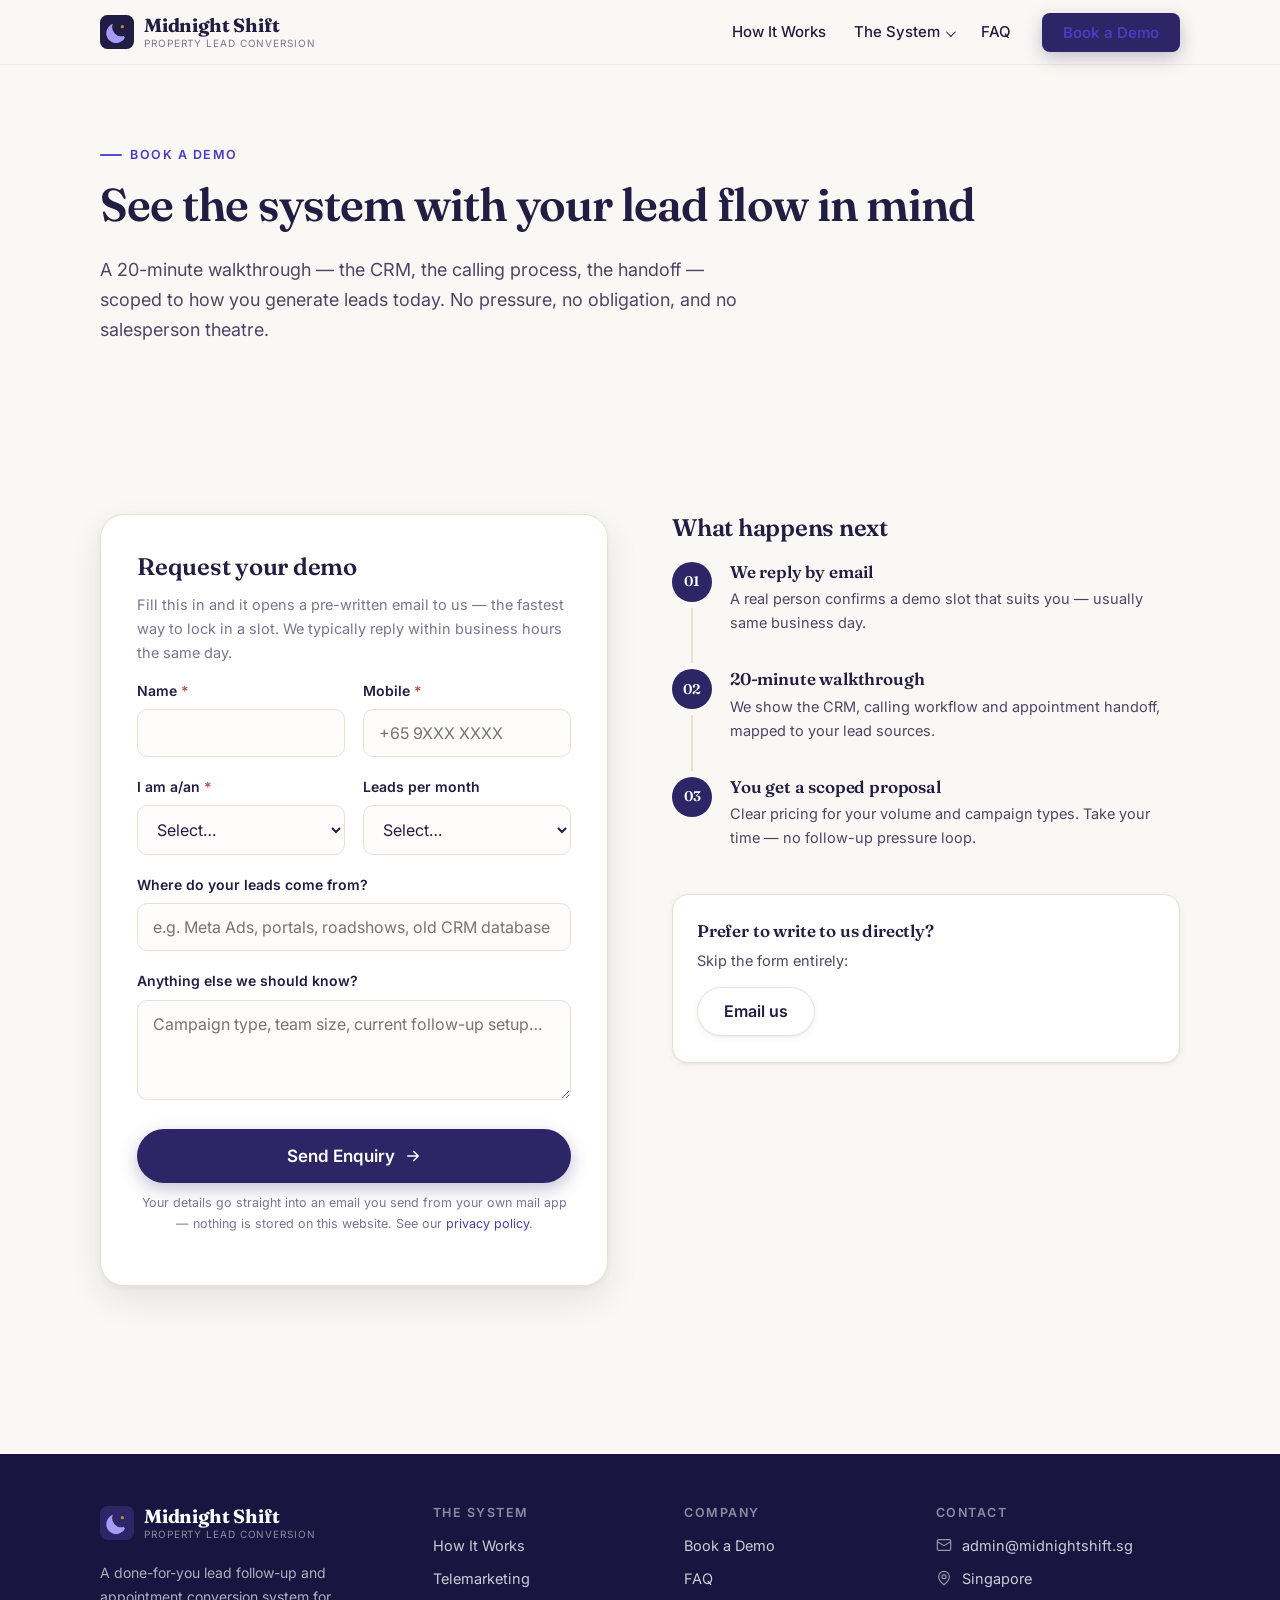
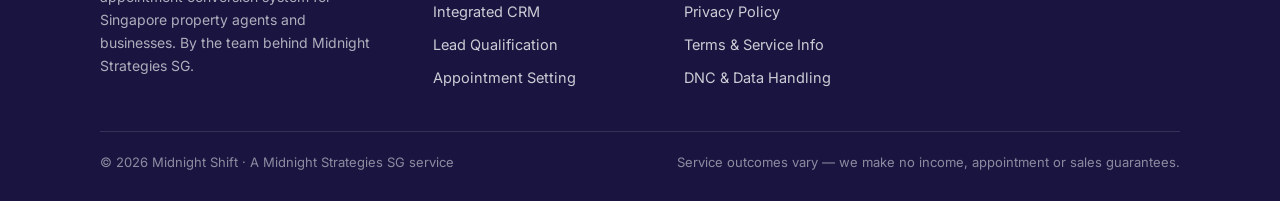
<file: book-demo.html>
<!DOCTYPE html>
<html lang="en-SG">
<head>
<meta charset="utf-8">
<meta name="viewport" content="width=device-width, initial-scale=1">
<title>Book a Demo — Midnight Shift Property Lead Conversion</title>
<meta name="description" content="Book a 20-minute demo of the Midnight Shift property lead conversion system. See the CRM, the calling process and how your lead flow would plug in — no pressure, no obligation.">
<link rel="canonical" href="https://midnightshift.sg/book-demo.html">
<meta property="og:type" content="website">
<meta property="og:title" content="Book a Demo — Midnight Shift">
<meta property="og:description" content="A 20-minute walkthrough of the system, scoped to your lead flow. No pressure, no obligation.">
<meta property="og:url" content="https://midnightshift.sg/book-demo.html">
<link rel="icon" type="image/svg+xml" href="assets/favicon.svg">
<link rel="preconnect" href="https://fonts.googleapis.com">
<link rel="preconnect" href="https://fonts.gstatic.com" crossorigin>
<link href="https://fonts.googleapis.com/css2?family=Fraunces:ital,opsz,wght@0,9..144,500..700;1,9..144,400..600&family=Inter:wght@400;500;600;700&display=swap" rel="stylesheet">
<link rel="stylesheet" href="assets/css/styles.css">
</head>
<body>
<a class="skip-link" href="#main">Skip to content</a>

<header class="site-header">
  <div class="container site-header__inner">
    <a class="brand" href="index.html">
      <svg class="brand__mark" viewBox="0 0 64 64" aria-hidden="true"><rect width="64" height="64" rx="14" fill="#211c44"/><path d="M44.5 39.5A17 17 0 0 1 24.3 16.7 18.5 18.5 0 1 0 47 42.2a17 17 0 0 1-2.5-2.7z" fill="#a99bf5"/><circle cx="42" cy="22" r="3" fill="#c08a35"/></svg>
      <span class="brand__text"><span class="brand__name">Midnight Shift</span><span class="brand__sub">Property Lead Conversion</span></span>
    </a>
    <button class="nav-toggle" aria-expanded="false" aria-controls="site-nav" aria-label="Open menu"><span></span><span></span><span></span></button>
    <nav class="site-nav" id="site-nav" aria-label="Main navigation">
      <ul>
        <li><a href="how-it-works.html">How It Works</a></li>
        <li class="nav-dropdown">
          <span class="site-nav__group-label">The System</span>
          <a class="nav-dropdown__parent" href="how-it-works.html">The System</a>
          <div class="nav-dropdown__menu">
            <a href="telemarketing.html">Telemarketing</a>
            <a href="crm.html">Integrated CRM</a>
            <a href="lead-qualification.html">Lead Qualification</a>
            <a href="appointment-setting.html">Appointment Setting</a>
          </div>
        </li>
        <li><a href="faq.html">FAQ</a></li>
      </ul>
      <div class="site-nav__cta">
        <a class="btn btn--primary" href="book-demo.html" aria-current="page">Book a Demo</a>
      </div>
    </nav>
  </div>
</header>

<main id="main">

  <section class="page-hero">
    <div class="container">
      <span class="eyebrow">Book a demo</span>
      <h1>See the system with your lead flow in mind</h1>
      <p class="lede">A 20-minute walkthrough — the CRM, the calling process, the handoff — scoped to how you generate leads today. No pressure, no obligation, and no salesperson theatre.</p>
    </div>
  </section>

  <section class="section section--tight">
    <div class="container">
      <div class="split" style="align-items:start">
        <div>
          <div class="form-card">
            <h2 style="font-size:24px">Request your demo</h2>
            <p class="text-muted" style="font-size:14.5px">Fill this in and it opens a pre-written email to us — the fastest way to lock in a slot. We typically reply within business hours the same day.</p>
            <form data-demo-form novalidate>
              <div class="form-grid">
                <div class="form-field" data-field="name">
                  <label for="f-name">Name <span class="req" aria-hidden="true">*</span></label>
                  <input id="f-name" name="name" type="text" autocomplete="name" required>
                  <p class="form-error">Please enter your name.</p>
                </div>
                <div class="form-field" data-field="mobile">
                  <label for="f-mobile">Mobile <span class="req" aria-hidden="true">*</span></label>
                  <input id="f-mobile" name="mobile" type="tel" inputmode="tel" autocomplete="tel" placeholder="+65 9XXX XXXX" required>
                  <p class="form-error">Please enter a valid mobile number.</p>
                </div>
                <div class="form-field" data-field="role">
                  <label for="f-role">I am a/an <span class="req" aria-hidden="true">*</span></label>
                  <select id="f-role" name="role" required>
                    <option value="">Select…</option>
                    <option>Individual property agent</option>
                    <option>Property team member</option>
                    <option>Team leader</option>
                    <option>New launch specialist</option>
                    <option>Resale agent</option>
                    <option>Agency / property business</option>
                  </select>
                  <p class="form-error">Please choose an option.</p>
                </div>
                <div class="form-field" data-field="volume">
                  <label for="f-volume">Leads per month</label>
                  <select id="f-volume" name="volume">
                    <option value="">Select…</option>
                    <option>Under 50</option>
                    <option>50–150</option>
                    <option>150–400</option>
                    <option>400+</option>
                    <option>Mostly an old database</option>
                  </select>
                </div>
                <div class="form-field form-field--full" data-field="sources">
                  <label for="f-sources">Where do your leads come from?</label>
                  <input id="f-sources" name="sources" type="text" placeholder="e.g. Meta Ads, portals, roadshows, old CRM database">
                </div>
                <div class="form-field form-field--full" data-field="message">
                  <label for="f-message">Anything else we should know?</label>
                  <textarea id="f-message" name="message" rows="3" placeholder="Campaign type, team size, current follow-up setup…"></textarea>
                </div>
              </div>
              <div style="margin-top:22px">
                <button type="submit" class="btn btn--primary btn--lg btn--block">
                  Send Enquiry
                  <svg width="18" height="18" viewBox="0 0 24 24" fill="none" stroke="currentColor" stroke-width="2" stroke-linecap="round" stroke-linejoin="round" aria-hidden="true"><path d="M5 12h14M13 6l6 6-6 6"/></svg>
                </button>
                <p class="form-hint" style="text-align:center;margin-top:10px">Your details go straight into an email you send from your own mail app — nothing is stored on this website. See our <a href="privacy-policy.html">privacy policy</a>.</p>
              </div>
            </form>
            <div class="form-success" role="status">
              <b>Your email app should have opened with the message ready to send.</b> If nothing happened, email us directly at <a href="mailto:admin@midnightshift.sg">admin@midnightshift.sg</a>.
            </div>
          </div>
        </div>
        <div>
          <h2 style="font-size:24px">What happens next</h2>
          <ol class="steps" style="margin-top:20px">
            <li class="step"><h3 style="font-size:17px">We reply by email</h3><p style="font-size:14.5px">A real person confirms a demo slot that suits you — usually same business day.</p></li>
            <li class="step"><h3 style="font-size:17px">20-minute walkthrough</h3><p style="font-size:14.5px">We show the CRM, calling workflow and appointment handoff, mapped to your lead sources.</p></li>
            <li class="step"><h3 style="font-size:17px">You get a scoped proposal</h3><p style="font-size:14.5px">Clear pricing for your volume and campaign types. Take your time — no follow-up pressure loop.</p></li>
          </ol>
          <div class="card" style="margin-top:10px">
            <h3 style="font-size:17px">Prefer to write to us directly?</h3>
            <p style="font-size:14.5px">Skip the form entirely:</p>
            <div style="display:flex;flex-wrap:wrap;gap:10px;margin-top:14px">
              <a class="btn btn--secondary" href="mailto:admin@midnightshift.sg?subject=Midnight%20Shift%20demo%20request">Email us</a>
            </div>
          </div>
        </div>
      </div>
    </div>
  </section>

</main>

<footer class="site-footer">
  <div class="container">
    <div class="site-footer__main">
      <div>
        <a class="brand" href="index.html">
          <svg class="brand__mark" viewBox="0 0 64 64" aria-hidden="true"><rect width="64" height="64" rx="14" fill="#2d2566"/><path d="M44.5 39.5A17 17 0 0 1 24.3 16.7 18.5 18.5 0 1 0 47 42.2a17 17 0 0 1-2.5-2.7z" fill="#a99bf5"/><circle cx="42" cy="22" r="3" fill="#c08a35"/></svg>
          <span class="brand__text"><span class="brand__name">Midnight Shift</span><span class="brand__sub">Property Lead Conversion</span></span>
        </a>
        <p class="site-footer__blurb">A done-for-you lead follow-up and appointment conversion system for Singapore property agents and businesses. By the team behind Midnight Strategies SG.</p>
      </div>
      <div>
        <h4>The System</h4>
        <ul>
          <li><a href="how-it-works.html">How It Works</a></li>
          <li><a href="telemarketing.html">Telemarketing</a></li>
          <li><a href="crm.html">Integrated CRM</a></li>
          <li><a href="lead-qualification.html">Lead Qualification</a></li>
          <li><a href="appointment-setting.html">Appointment Setting</a></li>
        </ul>
      </div>
      <div>
        <h4>Company</h4>
        <ul>
          <li><a href="book-demo.html">Book a Demo</a></li>
          <li><a href="faq.html">FAQ</a></li>
          <li><a href="privacy-policy.html">Privacy Policy</a></li>
          <li><a href="terms.html">Terms &amp; Service Info</a></li>
          <li><a href="data-handling.html">DNC &amp; Data Handling</a></li>
        </ul>
      </div>
      <div>
        <h4>Contact</h4>
        <ul class="footer-contact">
          <li><svg width="16" height="16" viewBox="0 0 24 24" fill="none" stroke="currentColor" stroke-width="1.8" aria-hidden="true"><rect x="2" y="4" width="20" height="16" rx="2"/><path d="m2 7 10 6L22 7"/></svg><a href="mailto:admin@midnightshift.sg">admin@midnightshift.sg</a></li>
          <li><svg width="16" height="16" viewBox="0 0 24 24" fill="none" stroke="currentColor" stroke-width="1.8" aria-hidden="true"><path d="M20 10c0 6-8 12-8 12S4 16 4 10a8 8 0 1 1 16 0z"/><circle cx="12" cy="10" r="3"/></svg><span>Singapore</span></li>
        </ul>
      </div>
    </div>
    <div class="site-footer__bottom">
      <span>© <span data-year>2026</span> Midnight Shift · A Midnight Strategies SG service</span>
      <span>Service outcomes vary — we make no income, appointment or sales guarantees.</span>
    </div>
  </div>
</footer>

<script src="assets/js/main.js" defer></script>
</body>
</html>
</file>
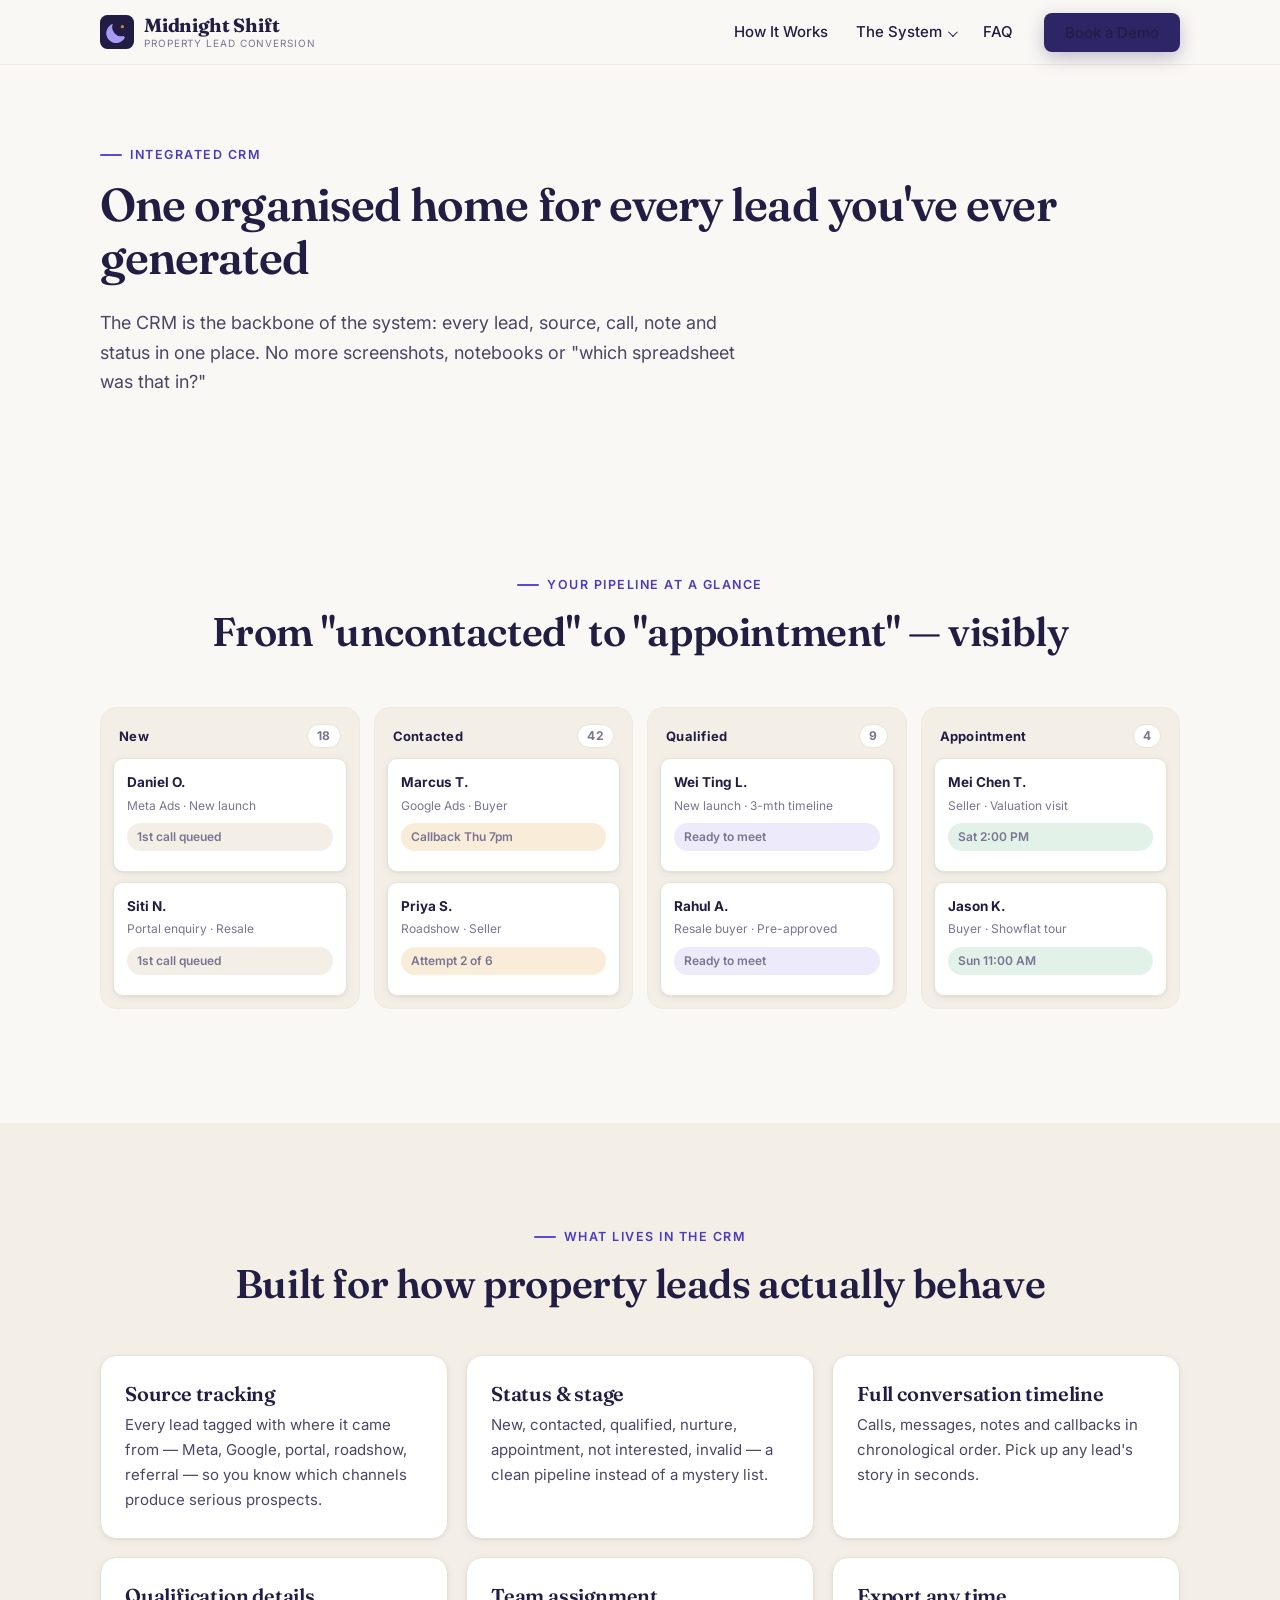
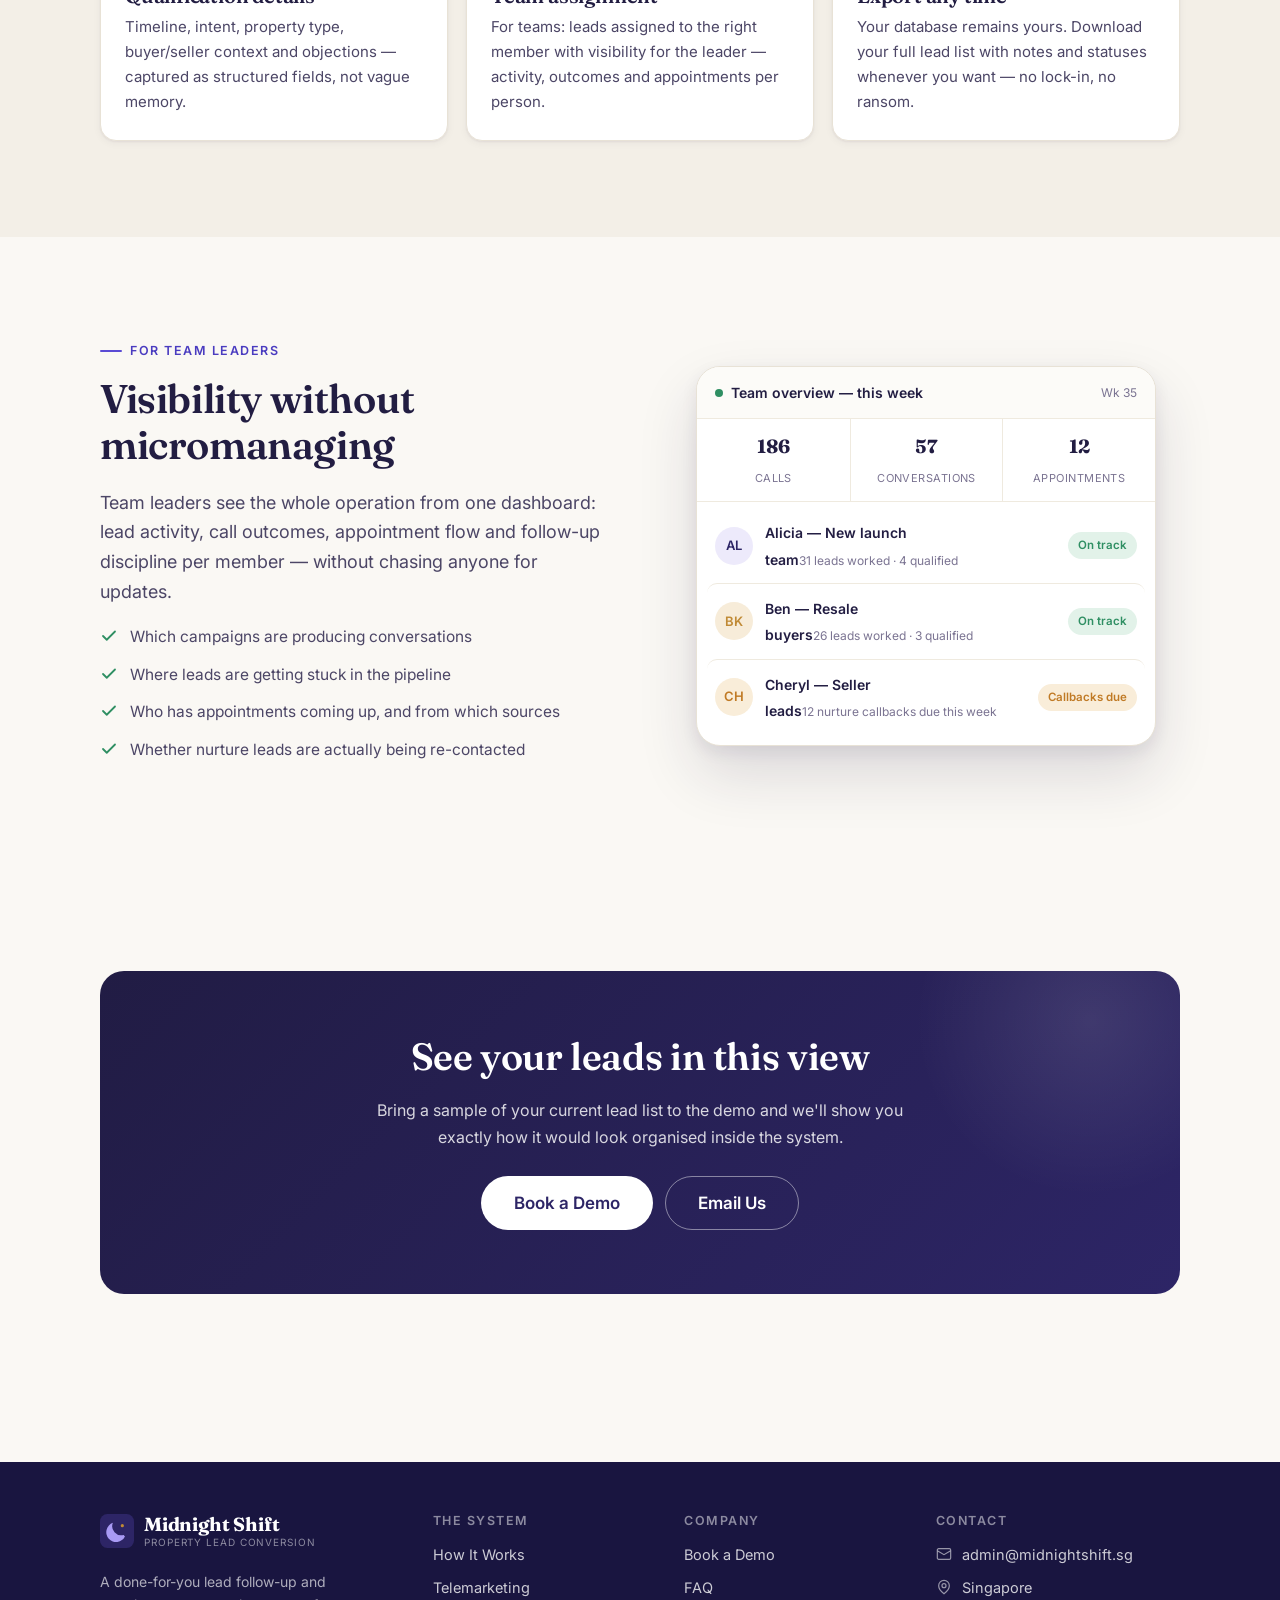
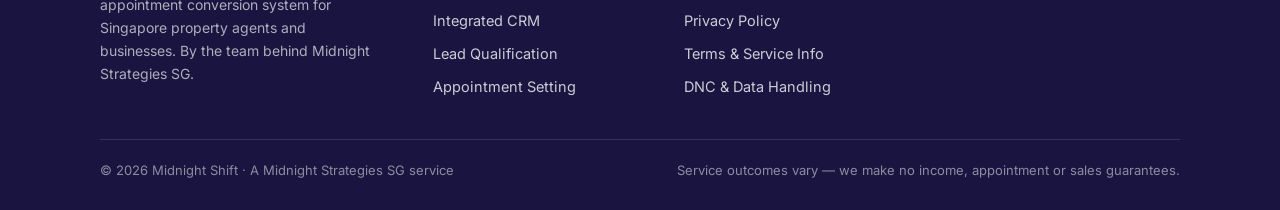
<file: crm.html>
<!DOCTYPE html>
<html lang="en-SG">
<head>
<meta charset="utf-8">
<meta name="viewport" content="width=device-width, initial-scale=1">
<title>Integrated CRM for Property Agents — Midnight Shift</title>
<meta name="description" content="One organised home for every property lead: statuses, call outcomes, notes, sources and team assignment — visible to you at all times, exportable whenever you want.">
<link rel="canonical" href="https://midnightshift.sg/crm.html">
<meta property="og:type" content="website">
<meta property="og:title" content="Integrated CRM — Midnight Shift">
<meta property="og:description" content="Every lead, call outcome and note in one organised place — your database, always visible and always yours.">
<meta property="og:url" content="https://midnightshift.sg/crm.html">
<link rel="icon" type="image/svg+xml" href="assets/favicon.svg">
<link rel="preconnect" href="https://fonts.googleapis.com">
<link rel="preconnect" href="https://fonts.gstatic.com" crossorigin>
<link href="https://fonts.googleapis.com/css2?family=Fraunces:ital,opsz,wght@0,9..144,500..700;1,9..144,400..600&family=Inter:wght@400;500;600;700&display=swap" rel="stylesheet">
<link rel="stylesheet" href="assets/css/styles.css">
</head>
<body>
<a class="skip-link" href="#main">Skip to content</a>

<header class="site-header">
  <div class="container site-header__inner">
    <a class="brand" href="index.html">
      <svg class="brand__mark" viewBox="0 0 64 64" aria-hidden="true"><rect width="64" height="64" rx="14" fill="#211c44"/><path d="M44.5 39.5A17 17 0 0 1 24.3 16.7 18.5 18.5 0 1 0 47 42.2a17 17 0 0 1-2.5-2.7z" fill="#a99bf5"/><circle cx="42" cy="22" r="3" fill="#c08a35"/></svg>
      <span class="brand__text"><span class="brand__name">Midnight Shift</span><span class="brand__sub">Property Lead Conversion</span></span>
    </a>
    <button class="nav-toggle" aria-expanded="false" aria-controls="site-nav" aria-label="Open menu"><span></span><span></span><span></span></button>
    <nav class="site-nav" id="site-nav" aria-label="Main navigation">
      <ul>
        <li><a href="how-it-works.html">How It Works</a></li>
        <li class="nav-dropdown">
          <span class="site-nav__group-label">The System</span>
          <a class="nav-dropdown__parent" href="how-it-works.html">The System</a>
          <div class="nav-dropdown__menu">
            <a href="telemarketing.html">Telemarketing</a>
            <a href="crm.html" aria-current="page">Integrated CRM</a>
            <a href="lead-qualification.html">Lead Qualification</a>
            <a href="appointment-setting.html">Appointment Setting</a>
          </div>
        </li>
        <li><a href="faq.html">FAQ</a></li>
      </ul>
      <div class="site-nav__cta">
        <a class="btn btn--primary" href="book-demo.html">Book a Demo</a>
      </div>
    </nav>
  </div>
</header>

<main id="main">

  <section class="page-hero">
    <div class="container">
      <span class="eyebrow">Integrated CRM</span>
      <h1>One organised home for every lead you've ever generated</h1>
      <p class="lede">The CRM is the backbone of the system: every lead, source, call, note and status in one place. No more screenshots, notebooks or "which spreadsheet was that in?"</p>
    </div>
  </section>

  <section class="section section--tight">
    <div class="container">
      <div class="section-head center">
        <span class="eyebrow">Your pipeline at a glance</span>
        <h2 class="section-title">From "uncontacted" to "appointment" — visibly</h2>
      </div>
      <div class="board reveal" aria-label="Illustration of the lead pipeline board">
        <div class="board__col">
          <div class="board__col-head"><span>New</span><span class="board__count">18</span></div>
          <div class="board__card"><b>Daniel O.</b><span>Meta Ads · New launch</span><span class="chip chip--grey">1st call queued</span></div>
          <div class="board__card"><b>Siti N.</b><span>Portal enquiry · Resale</span><span class="chip chip--grey">1st call queued</span></div>
        </div>
        <div class="board__col">
          <div class="board__col-head"><span>Contacted</span><span class="board__count">42</span></div>
          <div class="board__card"><b>Marcus T.</b><span>Google Ads · Buyer</span><span class="chip chip--amber">Callback Thu 7pm</span></div>
          <div class="board__card"><b>Priya S.</b><span>Roadshow · Seller</span><span class="chip chip--amber">Attempt 2 of 6</span></div>
        </div>
        <div class="board__col">
          <div class="board__col-head"><span>Qualified</span><span class="board__count">9</span></div>
          <div class="board__card"><b>Wei Ting L.</b><span>New launch · 3-mth timeline</span><span class="chip chip--purple">Ready to meet</span></div>
          <div class="board__card"><b>Rahul A.</b><span>Resale buyer · Pre-approved</span><span class="chip chip--purple">Ready to meet</span></div>
        </div>
        <div class="board__col">
          <div class="board__col-head"><span>Appointment</span><span class="board__count">4</span></div>
          <div class="board__card"><b>Mei Chen T.</b><span>Seller · Valuation visit</span><span class="chip chip--green">Sat 2:00 PM</span></div>
          <div class="board__card"><b>Jason K.</b><span>Buyer · Showflat tour</span><span class="chip chip--green">Sun 11:00 AM</span></div>
        </div>
      </div>
      <p class="rail-hint">Swipe to see the pipeline →</p>
    </div>
  </section>

  <section class="section section--alt">
    <div class="container">
      <div class="section-head center">
        <span class="eyebrow">What lives in the CRM</span>
        <h2 class="section-title">Built for how property leads actually behave</h2>
      </div>
      <div class="card-grid card-grid--3">
        <div class="card reveal"><h3>Source tracking</h3><p>Every lead tagged with where it came from — Meta, Google, portal, roadshow, referral — so you know which channels produce serious prospects.</p></div>
        <div class="card reveal"><h3>Status &amp; stage</h3><p>New, contacted, qualified, nurture, appointment, not interested, invalid — a clean pipeline instead of a mystery list.</p></div>
        <div class="card reveal"><h3>Full conversation timeline</h3><p>Calls, messages, notes and callbacks in chronological order. Pick up any lead's story in seconds.</p></div>
        <div class="card reveal"><h3>Qualification details</h3><p>Timeline, intent, property type, buyer/seller context and objections — captured as structured fields, not vague memory.</p></div>
        <div class="card reveal"><h3>Team assignment</h3><p>For teams: leads assigned to the right member with visibility for the leader — activity, outcomes and appointments per person.</p></div>
        <div class="card reveal"><h3>Export any time</h3><p>Your database remains yours. Download your full lead list with notes and statuses whenever you want — no lock-in, no ransom.</p></div>
      </div>
    </div>
  </section>

  <section class="section">
    <div class="container">
      <div class="split">
        <div>
          <span class="eyebrow">For team leaders</span>
          <h2 class="section-title">Visibility without micromanaging</h2>
          <p class="lede">Team leaders see the whole operation from one dashboard: lead activity, call outcomes, appointment flow and follow-up discipline per member — without chasing anyone for updates.</p>
          <ul class="checklist">
            <li><svg width="18" height="18" viewBox="0 0 24 24" fill="none" stroke="currentColor" stroke-width="2.4" stroke-linecap="round" stroke-linejoin="round" aria-hidden="true"><path d="M20 6 9 17l-5-5"/></svg><span>Which campaigns are producing conversations</span></li>
            <li><svg width="18" height="18" viewBox="0 0 24 24" fill="none" stroke="currentColor" stroke-width="2.4" stroke-linecap="round" stroke-linejoin="round" aria-hidden="true"><path d="M20 6 9 17l-5-5"/></svg><span>Where leads are getting stuck in the pipeline</span></li>
            <li><svg width="18" height="18" viewBox="0 0 24 24" fill="none" stroke="currentColor" stroke-width="2.4" stroke-linecap="round" stroke-linejoin="round" aria-hidden="true"><path d="M20 6 9 17l-5-5"/></svg><span>Who has appointments coming up, and from which sources</span></li>
            <li><svg width="18" height="18" viewBox="0 0 24 24" fill="none" stroke="currentColor" stroke-width="2.4" stroke-linecap="round" stroke-linejoin="round" aria-hidden="true"><path d="M20 6 9 17l-5-5"/></svg><span>Whether nurture leads are actually being re-contacted</span></li>
          </ul>
        </div>
        <div class="split__media">
          <div class="crm-mock reveal" role="img" aria-label="Illustration of a team dashboard in the CRM">
            <div class="crm-mock__bar">
              <span class="crm-mock__title"><span class="dot"></span>Team overview — this week</span>
              <span class="crm-mock__date">Wk 35</span>
            </div>
            <div class="crm-mock__stats">
              <div class="crm-mock__stat"><b>186</b><span>Calls</span></div>
              <div class="crm-mock__stat"><b>57</b><span>Conversations</span></div>
              <div class="crm-mock__stat"><b>12</b><span>Appointments</span></div>
            </div>
            <div class="crm-mock__list">
              <div class="lead-row"><span class="lead-row__avatar">AL</span><span class="lead-row__body"><span class="lead-row__name">Alicia — New launch team</span><span class="lead-row__meta">31 leads worked · 4 qualified</span></span><span class="chip chip--green">On track</span></div>
              <div class="lead-row"><span class="lead-row__avatar lead-row__avatar--b">BK</span><span class="lead-row__body"><span class="lead-row__name">Ben — Resale buyers</span><span class="lead-row__meta">26 leads worked · 3 qualified</span></span><span class="chip chip--green">On track</span></div>
              <div class="lead-row"><span class="lead-row__avatar lead-row__avatar--d">CH</span><span class="lead-row__body"><span class="lead-row__name">Cheryl — Seller leads</span><span class="lead-row__meta">12 nurture callbacks due this week</span></span><span class="chip chip--amber">Callbacks due</span></div>
            </div>
          </div>
        </div>
      </div>
    </div>
  </section>

  <section class="section">
    <div class="container">
      <div class="cta-band reveal">
        <h2>See your leads in this view</h2>
        <p>Bring a sample of your current lead list to the demo and we'll show you exactly how it would look organised inside the system.</p>
        <div class="cta-band__actions">
          <a class="btn btn--light btn--lg" href="book-demo.html">Book a Demo</a>
          <a class="btn btn--outline-light btn--lg" href="mailto:admin@midnightshift.sg?subject=Midnight%20Shift%20enquiry">Email Us</a>
        </div>
      </div>
    </div>
  </section>

</main>

<div class="sticky-cta">
  <a class="btn btn--primary" href="book-demo.html">Book a Demo</a>
</div>

<footer class="site-footer">
  <div class="container">
    <div class="site-footer__main">
      <div>
        <a class="brand" href="index.html">
          <svg class="brand__mark" viewBox="0 0 64 64" aria-hidden="true"><rect width="64" height="64" rx="14" fill="#2d2566"/><path d="M44.5 39.5A17 17 0 0 1 24.3 16.7 18.5 18.5 0 1 0 47 42.2a17 17 0 0 1-2.5-2.7z" fill="#a99bf5"/><circle cx="42" cy="22" r="3" fill="#c08a35"/></svg>
          <span class="brand__text"><span class="brand__name">Midnight Shift</span><span class="brand__sub">Property Lead Conversion</span></span>
        </a>
        <p class="site-footer__blurb">A done-for-you lead follow-up and appointment conversion system for Singapore property agents and businesses. By the team behind Midnight Strategies SG.</p>
      </div>
      <div>
        <h4>The System</h4>
        <ul>
          <li><a href="how-it-works.html">How It Works</a></li>
          <li><a href="telemarketing.html">Telemarketing</a></li>
          <li><a href="crm.html">Integrated CRM</a></li>
          <li><a href="lead-qualification.html">Lead Qualification</a></li>
          <li><a href="appointment-setting.html">Appointment Setting</a></li>
        </ul>
      </div>
      <div>
        <h4>Company</h4>
        <ul>
          <li><a href="book-demo.html">Book a Demo</a></li>
          <li><a href="faq.html">FAQ</a></li>
          <li><a href="privacy-policy.html">Privacy Policy</a></li>
          <li><a href="terms.html">Terms &amp; Service Info</a></li>
          <li><a href="data-handling.html">DNC &amp; Data Handling</a></li>
        </ul>
      </div>
      <div>
        <h4>Contact</h4>
        <ul class="footer-contact">
          <li><svg width="16" height="16" viewBox="0 0 24 24" fill="none" stroke="currentColor" stroke-width="1.8" aria-hidden="true"><rect x="2" y="4" width="20" height="16" rx="2"/><path d="m2 7 10 6L22 7"/></svg><a href="mailto:admin@midnightshift.sg">admin@midnightshift.sg</a></li>
          <li><svg width="16" height="16" viewBox="0 0 24 24" fill="none" stroke="currentColor" stroke-width="1.8" aria-hidden="true"><path d="M20 10c0 6-8 12-8 12S4 16 4 10a8 8 0 1 1 16 0z"/><circle cx="12" cy="10" r="3"/></svg><span>Singapore</span></li>
        </ul>
      </div>
    </div>
    <div class="site-footer__bottom">
      <span>© <span data-year>2026</span> Midnight Shift · A Midnight Strategies SG service</span>
      <span>Service outcomes vary — we make no income, appointment or sales guarantees.</span>
    </div>
  </div>
</footer>

<script src="assets/js/main.js" defer></script>
</body>
</html>
</file>
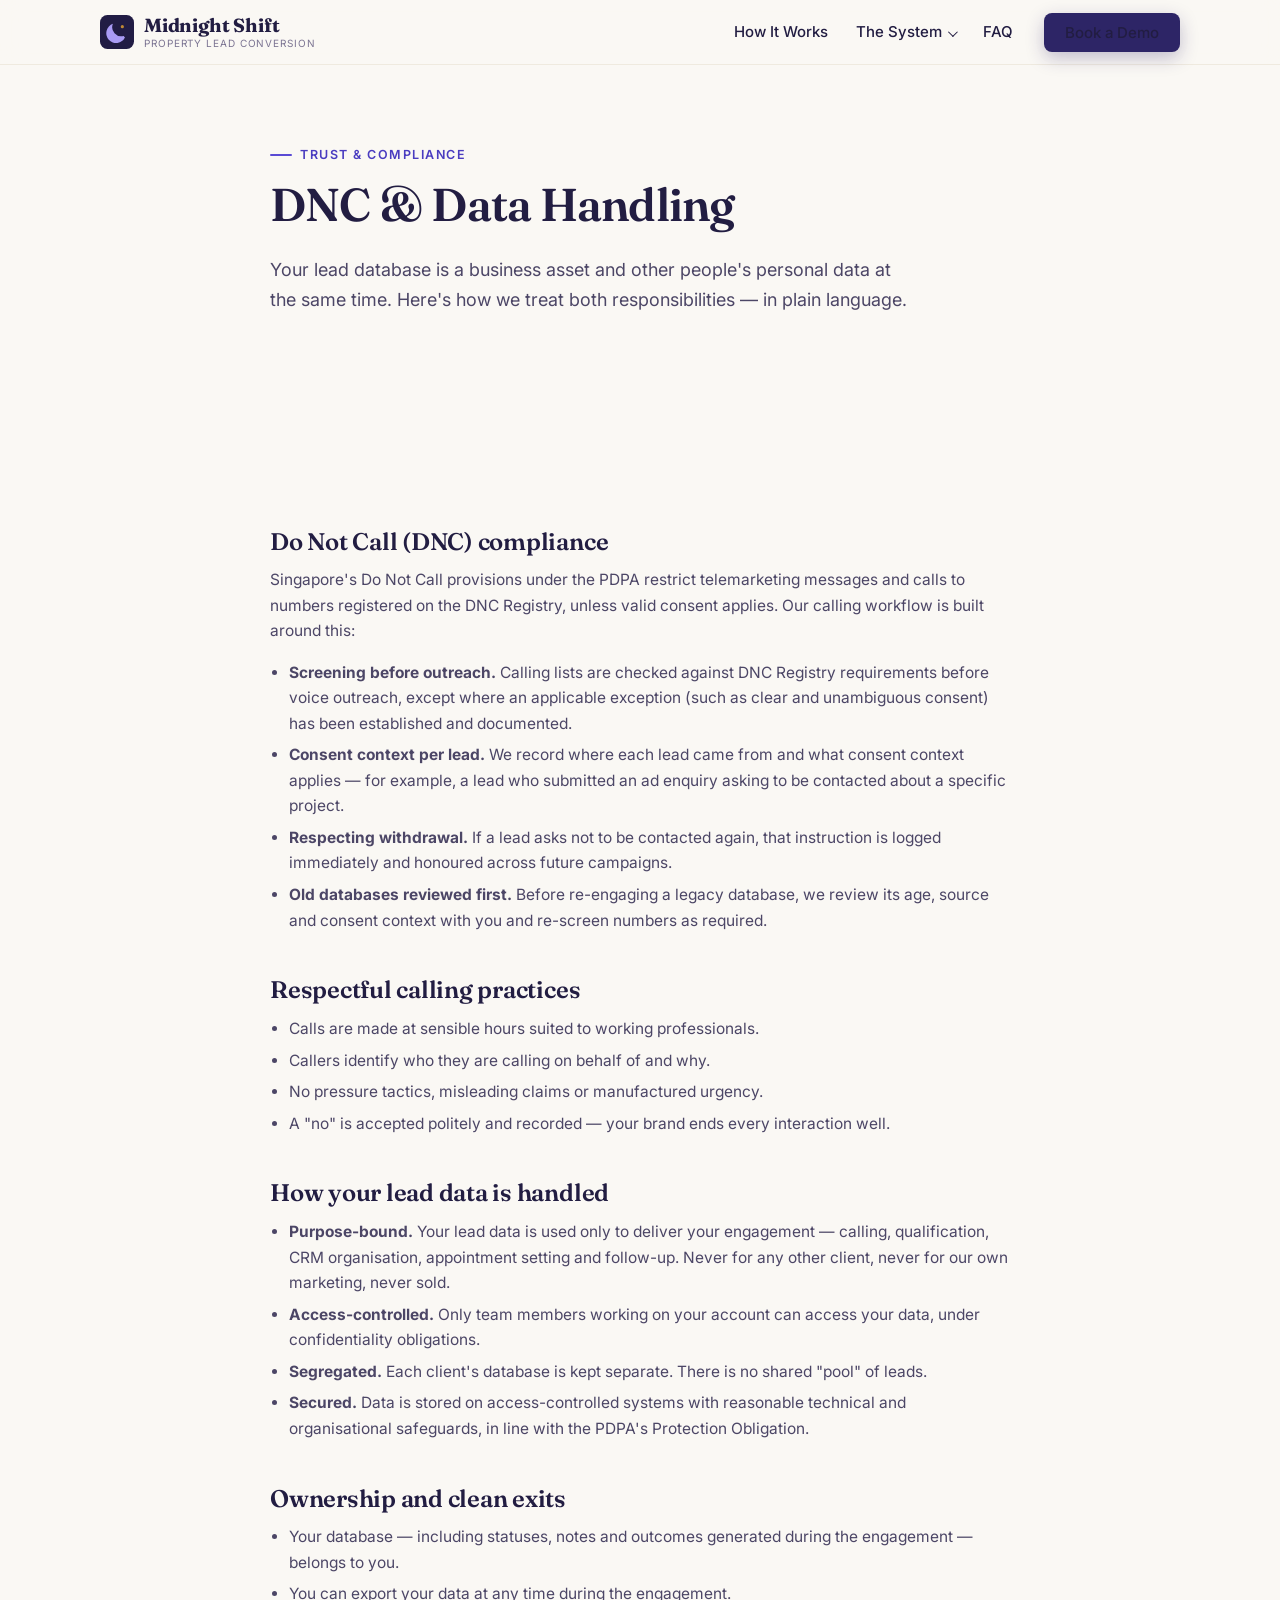
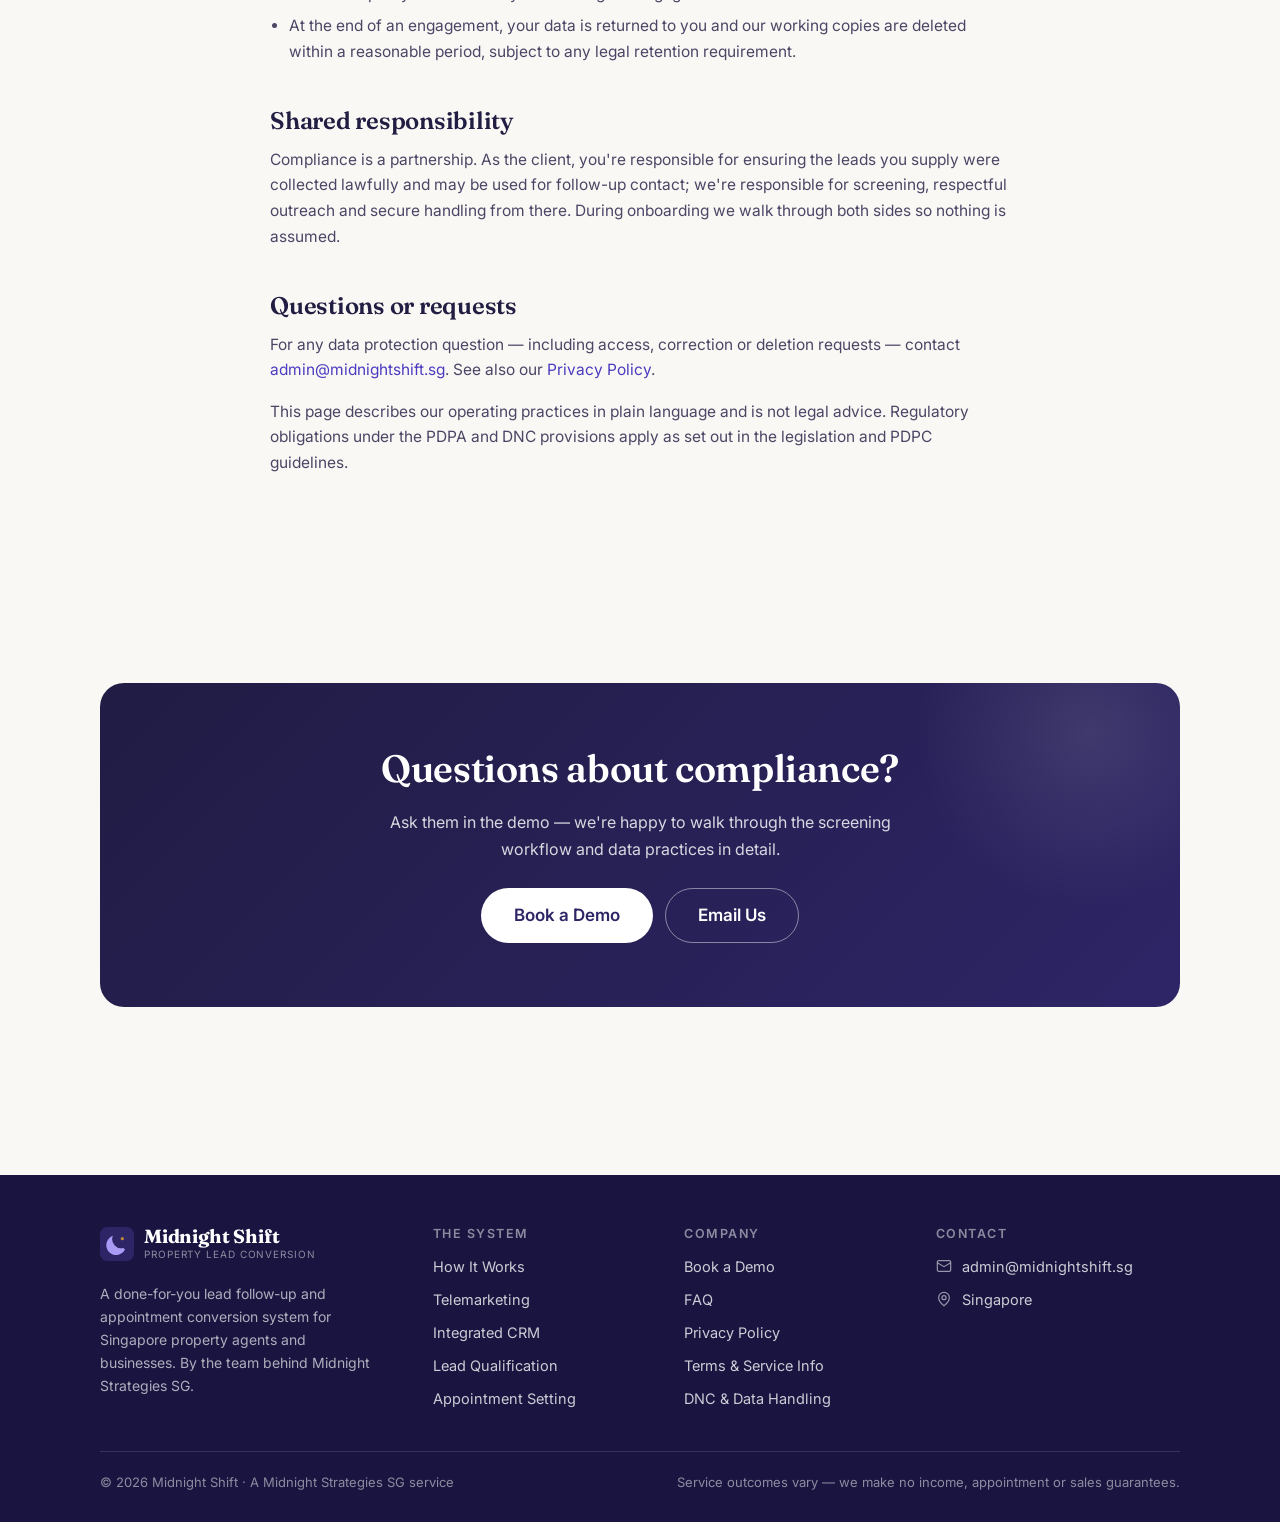
<file: data-handling.html>
<!DOCTYPE html>
<html lang="en-SG">
<head>
<meta charset="utf-8">
<meta name="viewport" content="width=device-width, initial-scale=1">
<title>DNC &amp; Data Handling — Midnight Shift</title>
<meta name="description" content="How Midnight Shift handles lead data and outbound calling in Singapore: DNC registry screening, PDPA-aligned practices, consent context, data security and clean exits.">
<link rel="canonical" href="https://midnightshift.sg/data-handling.html">
<link rel="icon" type="image/svg+xml" href="assets/favicon.svg">
<link rel="preconnect" href="https://fonts.googleapis.com">
<link rel="preconnect" href="https://fonts.gstatic.com" crossorigin>
<link href="https://fonts.googleapis.com/css2?family=Fraunces:ital,opsz,wght@0,9..144,500..700;1,9..144,400..600&family=Inter:wght@400;500;600;700&display=swap" rel="stylesheet">
<link rel="stylesheet" href="assets/css/styles.css">
</head>
<body>
<a class="skip-link" href="#main">Skip to content</a>

<header class="site-header">
  <div class="container site-header__inner">
    <a class="brand" href="index.html">
      <svg class="brand__mark" viewBox="0 0 64 64" aria-hidden="true"><rect width="64" height="64" rx="14" fill="#211c44"/><path d="M44.5 39.5A17 17 0 0 1 24.3 16.7 18.5 18.5 0 1 0 47 42.2a17 17 0 0 1-2.5-2.7z" fill="#a99bf5"/><circle cx="42" cy="22" r="3" fill="#c08a35"/></svg>
      <span class="brand__text"><span class="brand__name">Midnight Shift</span><span class="brand__sub">Property Lead Conversion</span></span>
    </a>
    <button class="nav-toggle" aria-expanded="false" aria-controls="site-nav" aria-label="Open menu"><span></span><span></span><span></span></button>
    <nav class="site-nav" id="site-nav" aria-label="Main navigation">
      <ul>
        <li><a href="how-it-works.html">How It Works</a></li>
        <li class="nav-dropdown">
          <span class="site-nav__group-label">The System</span>
          <a class="nav-dropdown__parent" href="how-it-works.html">The System</a>
          <div class="nav-dropdown__menu">
            <a href="telemarketing.html">Telemarketing</a>
            <a href="crm.html">Integrated CRM</a>
            <a href="lead-qualification.html">Lead Qualification</a>
            <a href="appointment-setting.html">Appointment Setting</a>
          </div>
        </li>
        <li><a href="faq.html">FAQ</a></li>
      </ul>
      <div class="site-nav__cta">
        <a class="btn btn--primary" href="book-demo.html">Book a Demo</a>
      </div>
    </nav>
  </div>
</header>

<main id="main">
  <section class="page-hero">
    <div class="container container--narrow">
      <span class="eyebrow">Trust &amp; compliance</span>
      <h1>DNC &amp; Data Handling</h1>
      <p class="lede">Your lead database is a business asset and other people's personal data at the same time. Here's how we treat both responsibilities — in plain language.</p>
    </div>
  </section>

  <section class="section section--tight">
    <div class="container container--narrow prose">
      <h2>Do Not Call (DNC) compliance</h2>
      <p>Singapore's Do Not Call provisions under the PDPA restrict telemarketing messages and calls to numbers registered on the DNC Registry, unless valid consent applies. Our calling workflow is built around this:</p>
      <ul>
        <li><b>Screening before outreach.</b> Calling lists are checked against DNC Registry requirements before voice outreach, except where an applicable exception (such as clear and unambiguous consent) has been established and documented.</li>
        <li><b>Consent context per lead.</b> We record where each lead came from and what consent context applies — for example, a lead who submitted an ad enquiry asking to be contacted about a specific project.</li>
        <li><b>Respecting withdrawal.</b> If a lead asks not to be contacted again, that instruction is logged immediately and honoured across future campaigns.</li>
        <li><b>Old databases reviewed first.</b> Before re-engaging a legacy database, we review its age, source and consent context with you and re-screen numbers as required.</li>
      </ul>

      <h2>Respectful calling practices</h2>
      <ul>
        <li>Calls are made at sensible hours suited to working professionals.</li>
        <li>Callers identify who they are calling on behalf of and why.</li>
        <li>No pressure tactics, misleading claims or manufactured urgency.</li>
        <li>A "no" is accepted politely and recorded — your brand ends every interaction well.</li>
      </ul>

      <h2>How your lead data is handled</h2>
      <ul>
        <li><b>Purpose-bound.</b> Your lead data is used only to deliver your engagement — calling, qualification, CRM organisation, appointment setting and follow-up. Never for any other client, never for our own marketing, never sold.</li>
        <li><b>Access-controlled.</b> Only team members working on your account can access your data, under confidentiality obligations.</li>
        <li><b>Segregated.</b> Each client's database is kept separate. There is no shared "pool" of leads.</li>
        <li><b>Secured.</b> Data is stored on access-controlled systems with reasonable technical and organisational safeguards, in line with the PDPA's Protection Obligation.</li>
      </ul>

      <h2>Ownership and clean exits</h2>
      <ul>
        <li>Your database — including statuses, notes and outcomes generated during the engagement — belongs to you.</li>
        <li>You can export your data at any time during the engagement.</li>
        <li>At the end of an engagement, your data is returned to you and our working copies are deleted within a reasonable period, subject to any legal retention requirement.</li>
      </ul>

      <h2>Shared responsibility</h2>
      <p>Compliance is a partnership. As the client, you're responsible for ensuring the leads you supply were collected lawfully and may be used for follow-up contact; we're responsible for screening, respectful outreach and secure handling from there. During onboarding we walk through both sides so nothing is assumed.</p>

      <h2>Questions or requests</h2>
      <p>For any data protection question — including access, correction or deletion requests — contact <a href="mailto:admin@midnightshift.sg">admin@midnightshift.sg</a>. See also our <a href="privacy-policy.html">Privacy Policy</a>.</p>

      <p class="fineprint">This page describes our operating practices in plain language and is not legal advice. Regulatory obligations under the PDPA and DNC provisions apply as set out in the legislation and PDPC guidelines.</p>
    </div>
  </section>

  <section class="section">
    <div class="container">
      <div class="cta-band reveal">
        <h2>Questions about compliance?</h2>
        <p>Ask them in the demo — we're happy to walk through the screening workflow and data practices in detail.</p>
        <div class="cta-band__actions">
          <a class="btn btn--light btn--lg" href="book-demo.html">Book a Demo</a>
          <a class="btn btn--outline-light btn--lg" href="mailto:admin@midnightshift.sg?subject=Midnight%20Shift%20enquiry">Email Us</a>
        </div>
      </div>
    </div>
  </section>
</main>

<footer class="site-footer">
  <div class="container">
    <div class="site-footer__main">
      <div>
        <a class="brand" href="index.html">
          <svg class="brand__mark" viewBox="0 0 64 64" aria-hidden="true"><rect width="64" height="64" rx="14" fill="#2d2566"/><path d="M44.5 39.5A17 17 0 0 1 24.3 16.7 18.5 18.5 0 1 0 47 42.2a17 17 0 0 1-2.5-2.7z" fill="#a99bf5"/><circle cx="42" cy="22" r="3" fill="#c08a35"/></svg>
          <span class="brand__text"><span class="brand__name">Midnight Shift</span><span class="brand__sub">Property Lead Conversion</span></span>
        </a>
        <p class="site-footer__blurb">A done-for-you lead follow-up and appointment conversion system for Singapore property agents and businesses. By the team behind Midnight Strategies SG.</p>
      </div>
      <div>
        <h4>The System</h4>
        <ul>
          <li><a href="how-it-works.html">How It Works</a></li>
          <li><a href="telemarketing.html">Telemarketing</a></li>
          <li><a href="crm.html">Integrated CRM</a></li>
          <li><a href="lead-qualification.html">Lead Qualification</a></li>
          <li><a href="appointment-setting.html">Appointment Setting</a></li>
        </ul>
      </div>
      <div>
        <h4>Company</h4>
        <ul>
          <li><a href="book-demo.html">Book a Demo</a></li>
          <li><a href="faq.html">FAQ</a></li>
          <li><a href="privacy-policy.html">Privacy Policy</a></li>
          <li><a href="terms.html">Terms &amp; Service Info</a></li>
          <li><a href="data-handling.html">DNC &amp; Data Handling</a></li>
        </ul>
      </div>
      <div>
        <h4>Contact</h4>
        <ul class="footer-contact">
          <li><svg width="16" height="16" viewBox="0 0 24 24" fill="none" stroke="currentColor" stroke-width="1.8" aria-hidden="true"><rect x="2" y="4" width="20" height="16" rx="2"/><path d="m2 7 10 6L22 7"/></svg><a href="mailto:admin@midnightshift.sg">admin@midnightshift.sg</a></li>
          <li><svg width="16" height="16" viewBox="0 0 24 24" fill="none" stroke="currentColor" stroke-width="1.8" aria-hidden="true"><path d="M20 10c0 6-8 12-8 12S4 16 4 10a8 8 0 1 1 16 0z"/><circle cx="12" cy="10" r="3"/></svg><span>Singapore</span></li>
        </ul>
      </div>
    </div>
    <div class="site-footer__bottom">
      <span>© <span data-year>2026</span> Midnight Shift · A Midnight Strategies SG service</span>
      <span>Service outcomes vary — we make no income, appointment or sales guarantees.</span>
    </div>
  </div>
</footer>

<script src="assets/js/main.js" defer></script>
</body>
</html>
</file>
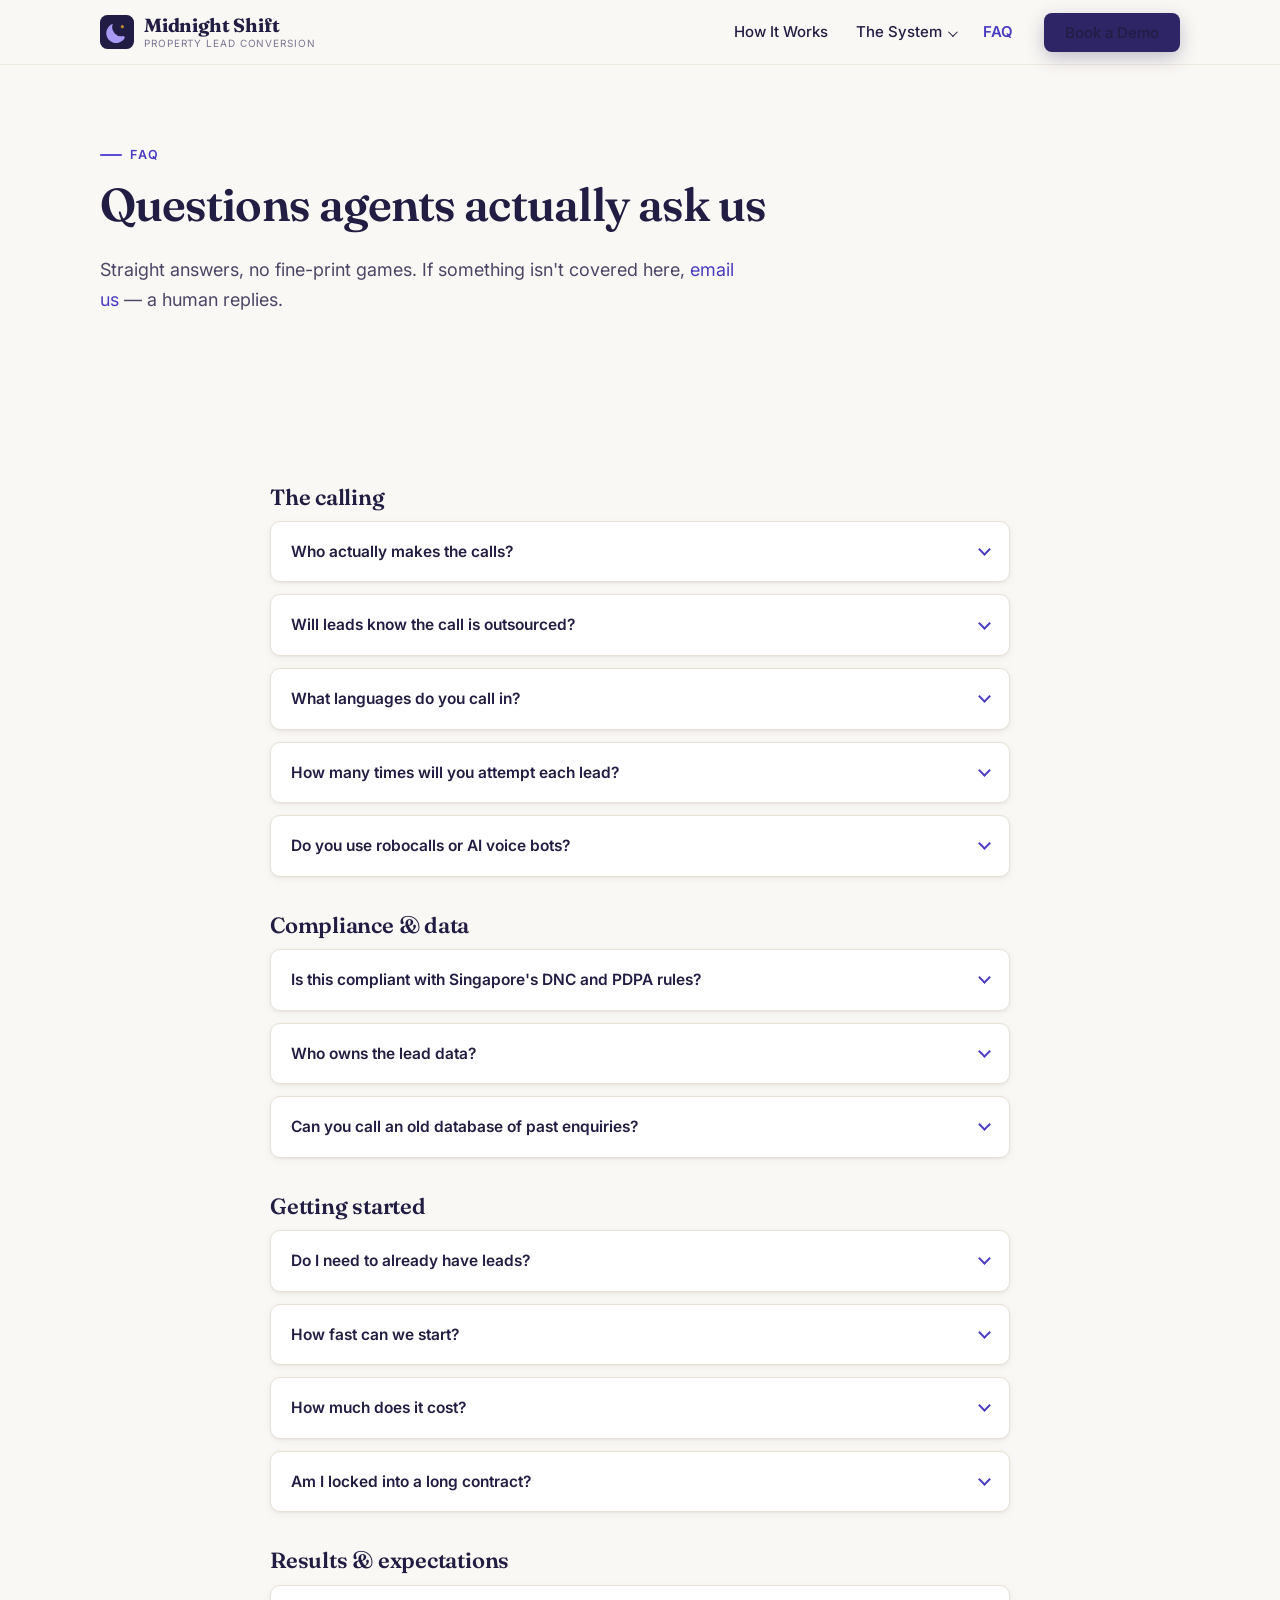
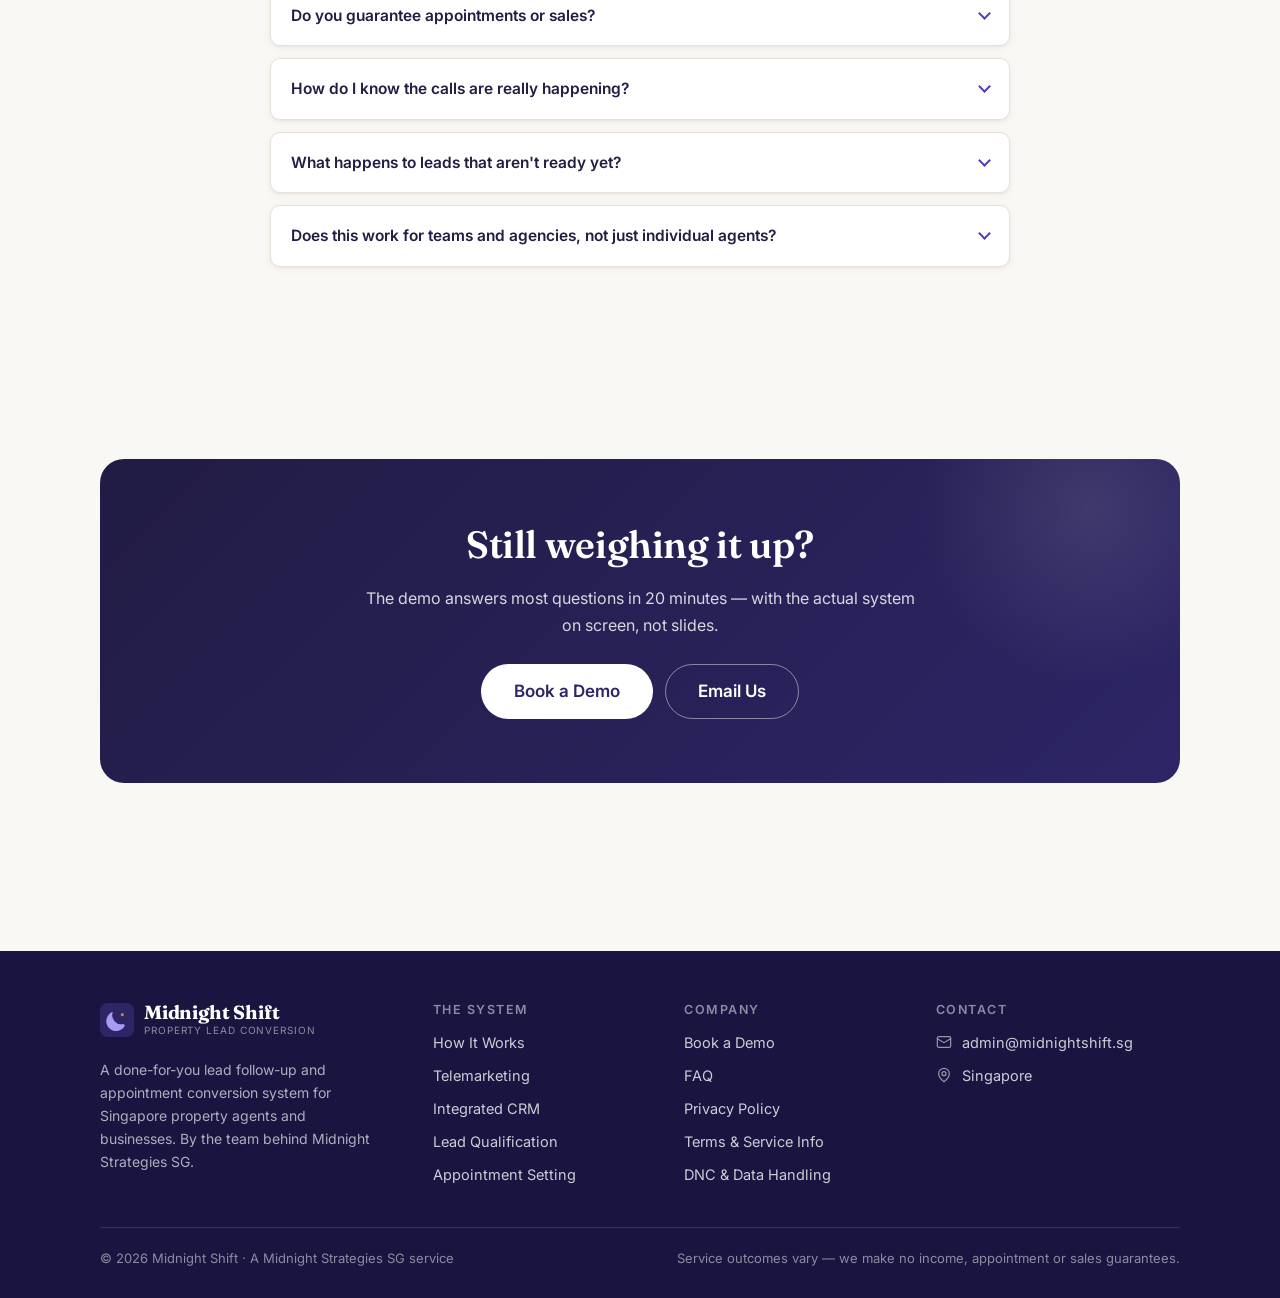
<file: faq.html>
<!DOCTYPE html>
<html lang="en-SG">
<head>
<meta charset="utf-8">
<meta name="viewport" content="width=device-width, initial-scale=1">
<title>FAQ — Midnight Shift Property Lead Conversion</title>
<meta name="description" content="Answers to common questions about Midnight Shift: how calling works, DNC and PDPA compliance, CRM ownership, languages, pricing, setup time and more.">
<link rel="canonical" href="https://midnightshift.sg/faq.html">
<meta property="og:type" content="website">
<meta property="og:title" content="FAQ — Midnight Shift">
<meta property="og:description" content="Common questions about the Midnight Shift property lead conversion system, answered.">
<meta property="og:url" content="https://midnightshift.sg/faq.html">
<link rel="icon" type="image/svg+xml" href="assets/favicon.svg">
<link rel="preconnect" href="https://fonts.googleapis.com">
<link rel="preconnect" href="https://fonts.gstatic.com" crossorigin>
<link href="https://fonts.googleapis.com/css2?family=Fraunces:ital,opsz,wght@0,9..144,500..700;1,9..144,400..600&family=Inter:wght@400;500;600;700&display=swap" rel="stylesheet">
<link rel="stylesheet" href="assets/css/styles.css">
<script type="application/ld+json">
{
  "@context": "https://schema.org",
  "@type": "FAQPage",
  "mainEntity": [
    {"@type": "Question", "name": "Who actually makes the calls?", "acceptedAnswer": {"@type": "Answer", "text": "Trained callers on the Midnight Shift team who work property campaigns daily. They are briefed on your campaign, use a script you approve, and call on behalf of your business."}},
    {"@type": "Question", "name": "Will leads know the call is outsourced?", "acceptedAnswer": {"@type": "Answer", "text": "Calls are made on behalf of your business using your approved script. Callers introduce themselves as calling from your team, and qualified conversations are handed to you with full context so the transition feels seamless."}},
    {"@type": "Question", "name": "Is this compliant with Singapore's DNC and PDPA rules?", "acceptedAnswer": {"@type": "Answer", "text": "Compliance is built into the workflow: numbers are screened against DNC registry requirements where required, consent context is recorded per lead, and data is handled under PDPA-aligned practices."}},
    {"@type": "Question", "name": "Do I need to already have leads?", "acceptedAnswer": {"@type": "Answer", "text": "The system works best with an existing lead flow or database of past enquiries. If you also need lead generation, our parent agency Midnight Strategies SG runs Meta and Google campaigns for property agents."}},
    {"@type": "Question", "name": "Who owns the lead data?", "acceptedAnswer": {"@type": "Answer", "text": "You do. Your database, notes and statuses are exportable at any time, and if you leave, your data goes with you."}},
    {"@type": "Question", "name": "Do you guarantee appointments or sales?", "acceptedAnswer": {"@type": "Answer", "text": "No — and we'd be wary of anyone who does. We commit to a disciplined, fully visible process: prompt calling, structured follow-up, honest qualification and clean handoffs. Outcomes depend on your leads, market and campaigns."}}
  ]
}
</script>
</head>
<body>
<a class="skip-link" href="#main">Skip to content</a>

<header class="site-header">
  <div class="container site-header__inner">
    <a class="brand" href="index.html">
      <svg class="brand__mark" viewBox="0 0 64 64" aria-hidden="true"><rect width="64" height="64" rx="14" fill="#211c44"/><path d="M44.5 39.5A17 17 0 0 1 24.3 16.7 18.5 18.5 0 1 0 47 42.2a17 17 0 0 1-2.5-2.7z" fill="#a99bf5"/><circle cx="42" cy="22" r="3" fill="#c08a35"/></svg>
      <span class="brand__text"><span class="brand__name">Midnight Shift</span><span class="brand__sub">Property Lead Conversion</span></span>
    </a>
    <button class="nav-toggle" aria-expanded="false" aria-controls="site-nav" aria-label="Open menu"><span></span><span></span><span></span></button>
    <nav class="site-nav" id="site-nav" aria-label="Main navigation">
      <ul>
        <li><a href="how-it-works.html">How It Works</a></li>
        <li class="nav-dropdown">
          <span class="site-nav__group-label">The System</span>
          <a class="nav-dropdown__parent" href="how-it-works.html">The System</a>
          <div class="nav-dropdown__menu">
            <a href="telemarketing.html">Telemarketing</a>
            <a href="crm.html">Integrated CRM</a>
            <a href="lead-qualification.html">Lead Qualification</a>
            <a href="appointment-setting.html">Appointment Setting</a>
          </div>
        </li>
        <li><a href="faq.html" aria-current="page">FAQ</a></li>
      </ul>
      <div class="site-nav__cta">
        <a class="btn btn--primary" href="book-demo.html">Book a Demo</a>
      </div>
    </nav>
  </div>
</header>

<main id="main">

  <section class="page-hero">
    <div class="container">
      <span class="eyebrow">FAQ</span>
      <h1>Questions agents actually ask us</h1>
      <p class="lede">Straight answers, no fine-print games. If something isn't covered here, <a href="mailto:admin@midnightshift.sg">email us</a> — a human replies.</p>
    </div>
  </section>

  <section class="section section--tight">
    <div class="container container--narrow">
      <h2 style="font-size:22px">The calling</h2>
      <div class="faq-list" style="margin-bottom:36px">
        <details class="faq-item">
          <summary>Who actually makes the calls?</summary>
          <div class="faq-item__body"><p>Trained callers on the Midnight Shift team who work property campaigns daily. They're briefed on your specific campaign — the project, the audience, your positioning — and use a script you approve before calling starts.</p></div>
        </details>
        <details class="faq-item">
          <summary>Will leads know the call is outsourced?</summary>
          <div class="faq-item__body"><p>Calls are made on behalf of your business. Callers introduce themselves as calling from your team, and every qualified conversation is handed to you with full context — so from the prospect's perspective, the experience is one consistent team.</p></div>
        </details>
        <details class="faq-item">
          <summary>What languages do you call in?</summary>
          <div class="faq-item__body"><p>English and Mandarin are standard. If your lead base needs other languages, raise it during the consultation and we'll confirm what's possible for your campaign.</p></div>
        </details>
        <details class="faq-item">
          <summary>How many times will you attempt each lead?</summary>
          <div class="faq-item__body"><p>Leads are worked in structured cycles — typically multiple attempts at varied times of day over a defined window, rather than one attempt and a shrug. The exact cadence is agreed with you per campaign, and every attempt is logged in the CRM.</p></div>
        </details>
        <details class="faq-item">
          <summary>Do you use robocalls or AI voice bots?</summary>
          <div class="faq-item__body"><p>No. These are real people having real conversations. Technology runs the organising, scheduling and logging — humans do the talking.</p></div>
        </details>
      </div>

      <h2 style="font-size:22px">Compliance &amp; data</h2>
      <div class="faq-list" style="margin-bottom:36px">
        <details class="faq-item">
          <summary>Is this compliant with Singapore's DNC and PDPA rules?</summary>
          <div class="faq-item__body"><p>Compliance is built into the workflow: numbers are screened against DNC registry requirements where required, consent context is recorded per lead, calling hours are respectful, and data is handled under PDPA-aligned practices. Full details on our <a href="data-handling.html">DNC &amp; data handling page</a>.</p></div>
        </details>
        <details class="faq-item">
          <summary>Who owns the lead data?</summary>
          <div class="faq-item__body"><p>You do — unambiguously. Your database, call notes and statuses are exportable at any time, and if you ever leave, your data goes with you. We never share, sell or reuse your leads for anyone else.</p></div>
        </details>
        <details class="faq-item">
          <summary>Can you call an old database of past enquiries?</summary>
          <div class="faq-item__body"><p>Often yes — old databases are one of the most underused assets agents have. We'll review the list's age, source and consent context with you first, apply the required DNC screening, and agree a respectful re-engagement approach before any call goes out.</p></div>
        </details>
      </div>

      <h2 style="font-size:22px">Getting started</h2>
      <div class="faq-list" style="margin-bottom:36px">
        <details class="faq-item">
          <summary>Do I need to already have leads?</summary>
          <div class="faq-item__body"><p>The system works best if you have an existing flow of leads or a database of past enquiries. If you also need lead generation, our parent agency <a href="https://midnightstrategies.sg/" target="_blank" rel="noopener">Midnight Strategies SG</a> runs Meta and Google campaigns for property agents — many clients run both together.</p></div>
        </details>
        <details class="faq-item">
          <summary>How fast can we start?</summary>
          <div class="faq-item__body"><p>Typical setup — CRM import, script writing and approval, qualification criteria, DNC screening — takes days, not months. The exact timeline depends on the state of your lead list and how quickly scripts get approved on your side.</p></div>
        </details>
        <details class="faq-item">
          <summary>How much does it cost?</summary>
          <div class="faq-item__body"><p>Pricing depends on your lead volume, campaign types and whether you're an individual agent, team or agency. We scope it in the consultation so you're quoted for what you actually need — <a href="book-demo.html">book a demo</a> and we'll give you clear numbers.</p></div>
        </details>
        <details class="faq-item">
          <summary>Am I locked into a long contract?</summary>
          <div class="faq-item__body"><p>Engagement terms are agreed upfront during scoping and stated in plain language before you commit. And because you own your data, leaving is always a clean exit — your database and notes come with you.</p></div>
        </details>
      </div>

      <h2 style="font-size:22px">Results &amp; expectations</h2>
      <div class="faq-list">
        <details class="faq-item">
          <summary>Do you guarantee appointments or sales?</summary>
          <div class="faq-item__body"><p>No — and we'd be wary of anyone who does. Outcomes depend on your leads, your market and your campaigns. What we commit to is a disciplined, fully visible process: prompt calling, structured follow-up, honest qualification and clean handoffs. You'll see exactly what's happening at every step.</p></div>
        </details>
        <details class="faq-item">
          <summary>How do I know the calls are really happening?</summary>
          <div class="faq-item__body"><p>Every attempt, connect, outcome and note is logged in the CRM as calling happens — you can open your dashboard any day and see the activity yourself. No waiting for an end-of-month summary.</p></div>
        </details>
        <details class="faq-item">
          <summary>What happens to leads that aren't ready yet?</summary>
          <div class="faq-item__body"><p>They go into nurture with a scheduled future touchpoint tied to their timeline — an MOP date, a lease ending, a sale completing. When the time approaches, they get a call. Not-ready is a category we manage, not a dead end.</p></div>
        </details>
        <details class="faq-item">
          <summary>Does this work for teams and agencies, not just individual agents?</summary>
          <div class="faq-item__body"><p>Yes. Teams get centralised calling with lead assignment to members; leaders get visibility into activity, outcomes and appointments across the team; agencies get structured telemarketing capacity without hiring and managing in-house callers.</p></div>
        </details>
      </div>
    </div>
  </section>

  <section class="section">
    <div class="container">
      <div class="cta-band reveal">
        <h2>Still weighing it up?</h2>
        <p>The demo answers most questions in 20 minutes — with the actual system on screen, not slides.</p>
        <div class="cta-band__actions">
          <a class="btn btn--light btn--lg" href="book-demo.html">Book a Demo</a>
          <a class="btn btn--outline-light btn--lg" href="mailto:admin@midnightshift.sg?subject=Midnight%20Shift%20enquiry">Email Us</a>
        </div>
      </div>
    </div>
  </section>

</main>

<div class="sticky-cta">
  <a class="btn btn--primary" href="book-demo.html">Book a Demo</a>
</div>

<footer class="site-footer">
  <div class="container">
    <div class="site-footer__main">
      <div>
        <a class="brand" href="index.html">
          <svg class="brand__mark" viewBox="0 0 64 64" aria-hidden="true"><rect width="64" height="64" rx="14" fill="#2d2566"/><path d="M44.5 39.5A17 17 0 0 1 24.3 16.7 18.5 18.5 0 1 0 47 42.2a17 17 0 0 1-2.5-2.7z" fill="#a99bf5"/><circle cx="42" cy="22" r="3" fill="#c08a35"/></svg>
          <span class="brand__text"><span class="brand__name">Midnight Shift</span><span class="brand__sub">Property Lead Conversion</span></span>
        </a>
        <p class="site-footer__blurb">A done-for-you lead follow-up and appointment conversion system for Singapore property agents and businesses. By the team behind Midnight Strategies SG.</p>
      </div>
      <div>
        <h4>The System</h4>
        <ul>
          <li><a href="how-it-works.html">How It Works</a></li>
          <li><a href="telemarketing.html">Telemarketing</a></li>
          <li><a href="crm.html">Integrated CRM</a></li>
          <li><a href="lead-qualification.html">Lead Qualification</a></li>
          <li><a href="appointment-setting.html">Appointment Setting</a></li>
        </ul>
      </div>
      <div>
        <h4>Company</h4>
        <ul>
          <li><a href="book-demo.html">Book a Demo</a></li>
          <li><a href="faq.html">FAQ</a></li>
          <li><a href="privacy-policy.html">Privacy Policy</a></li>
          <li><a href="terms.html">Terms &amp; Service Info</a></li>
          <li><a href="data-handling.html">DNC &amp; Data Handling</a></li>
        </ul>
      </div>
      <div>
        <h4>Contact</h4>
        <ul class="footer-contact">
          <li><svg width="16" height="16" viewBox="0 0 24 24" fill="none" stroke="currentColor" stroke-width="1.8" aria-hidden="true"><rect x="2" y="4" width="20" height="16" rx="2"/><path d="m2 7 10 6L22 7"/></svg><a href="mailto:admin@midnightshift.sg">admin@midnightshift.sg</a></li>
          <li><svg width="16" height="16" viewBox="0 0 24 24" fill="none" stroke="currentColor" stroke-width="1.8" aria-hidden="true"><path d="M20 10c0 6-8 12-8 12S4 16 4 10a8 8 0 1 1 16 0z"/><circle cx="12" cy="10" r="3"/></svg><span>Singapore</span></li>
        </ul>
      </div>
    </div>
    <div class="site-footer__bottom">
      <span>© <span data-year>2026</span> Midnight Shift · A Midnight Strategies SG service</span>
      <span>Service outcomes vary — we make no income, appointment or sales guarantees.</span>
    </div>
  </div>
</footer>

<script src="assets/js/main.js" defer></script>
</body>
</html>
</file>
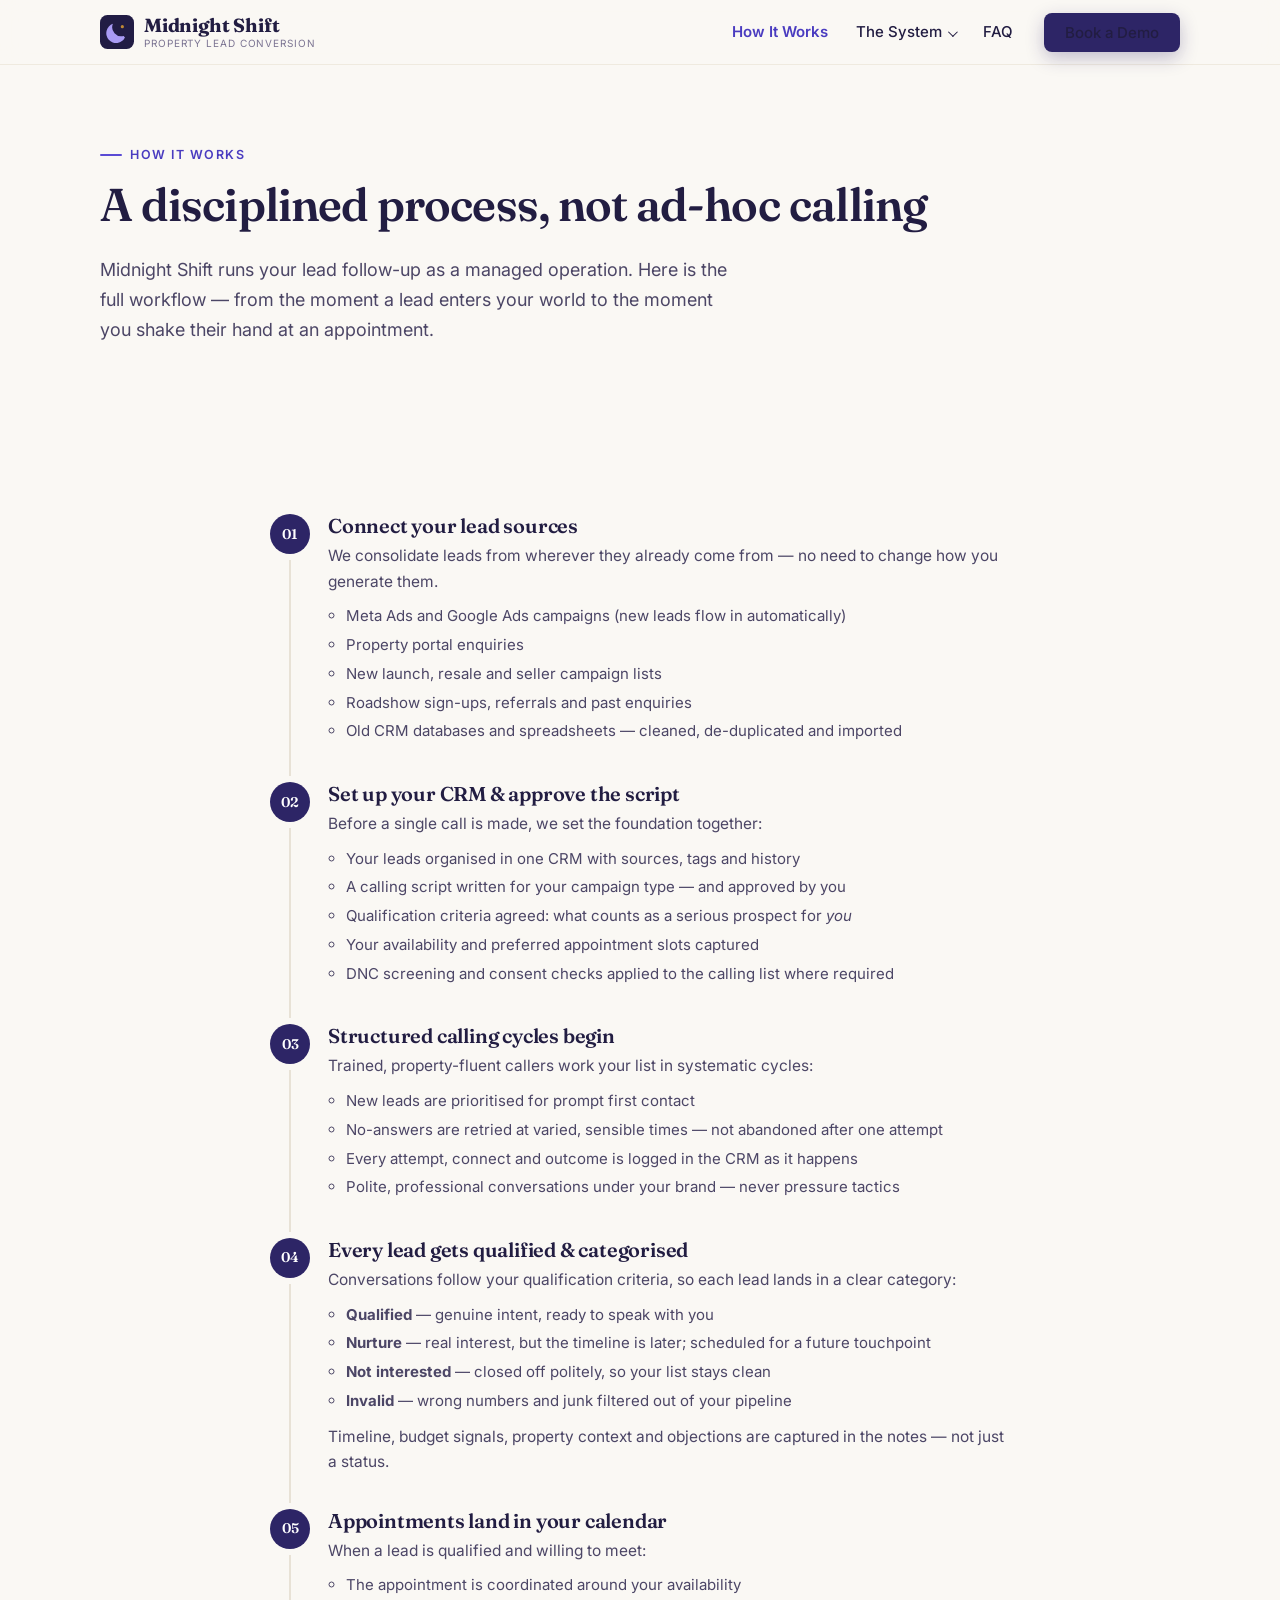
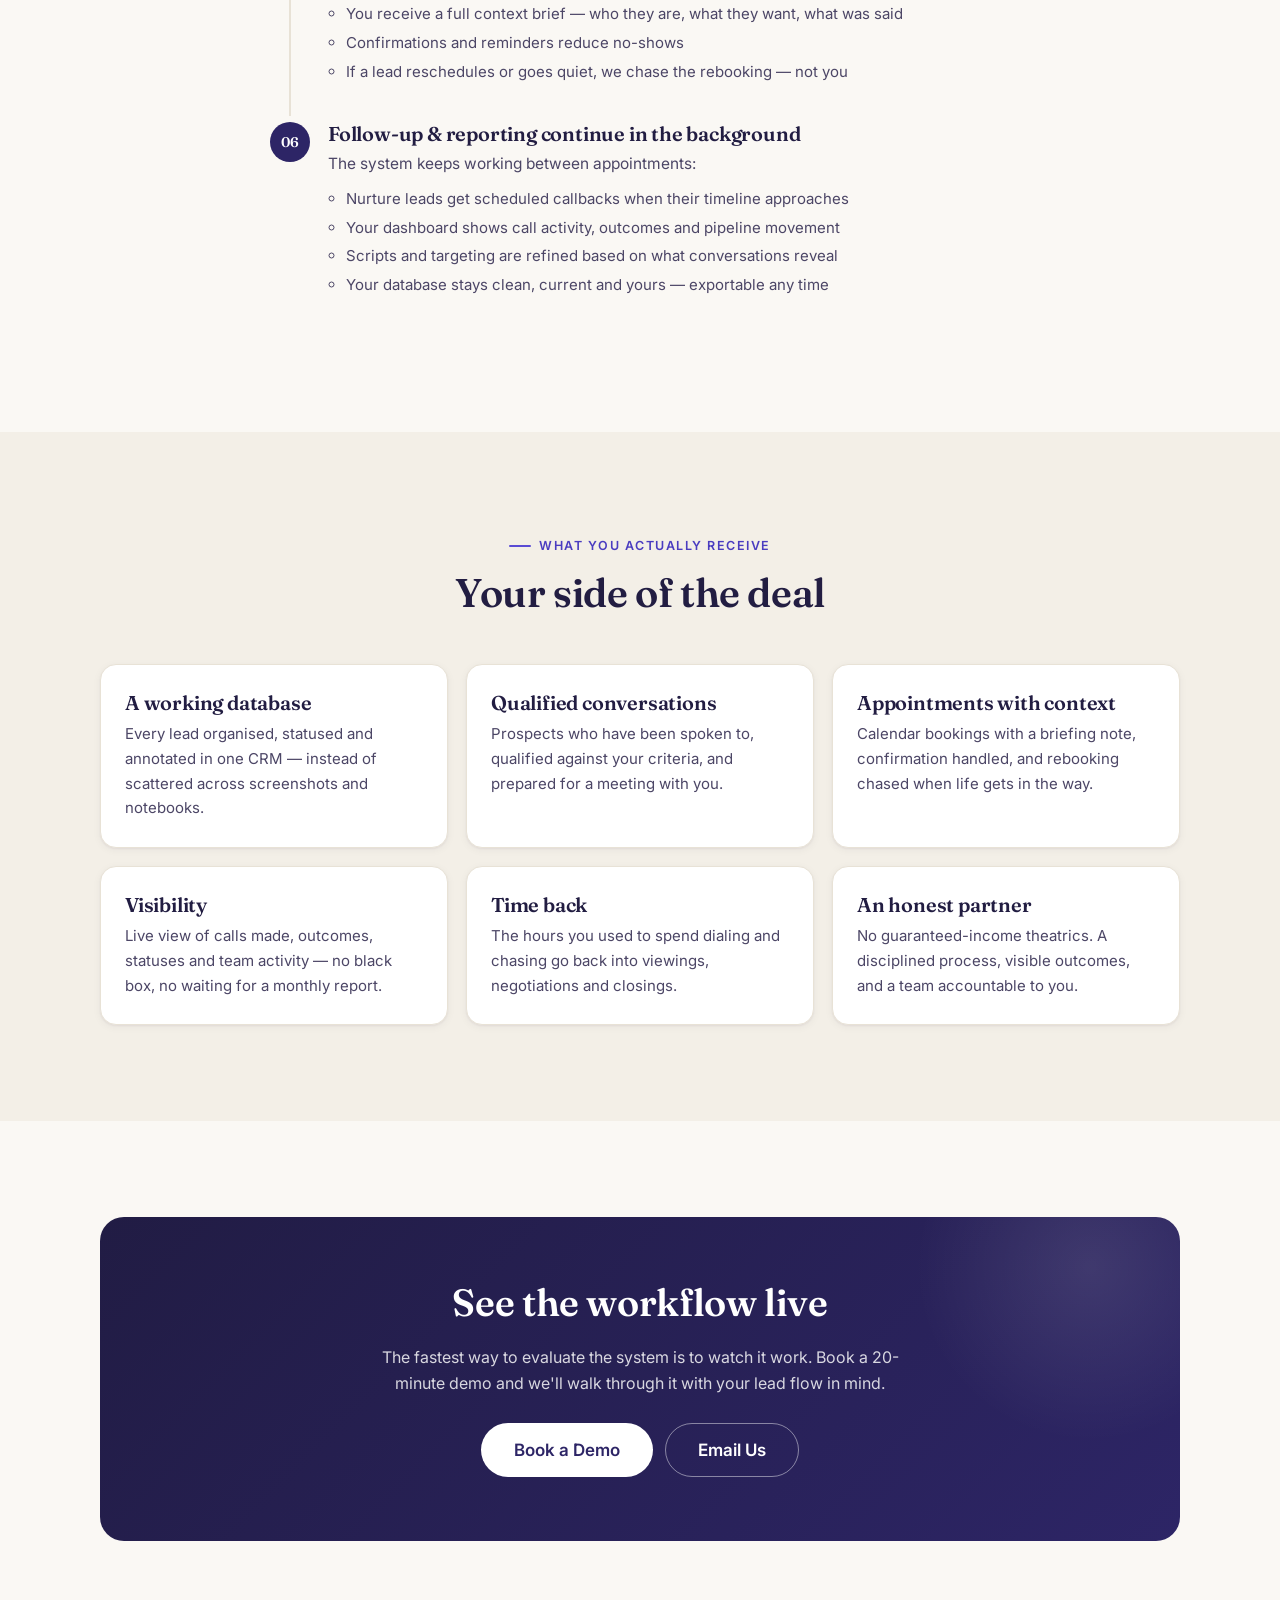
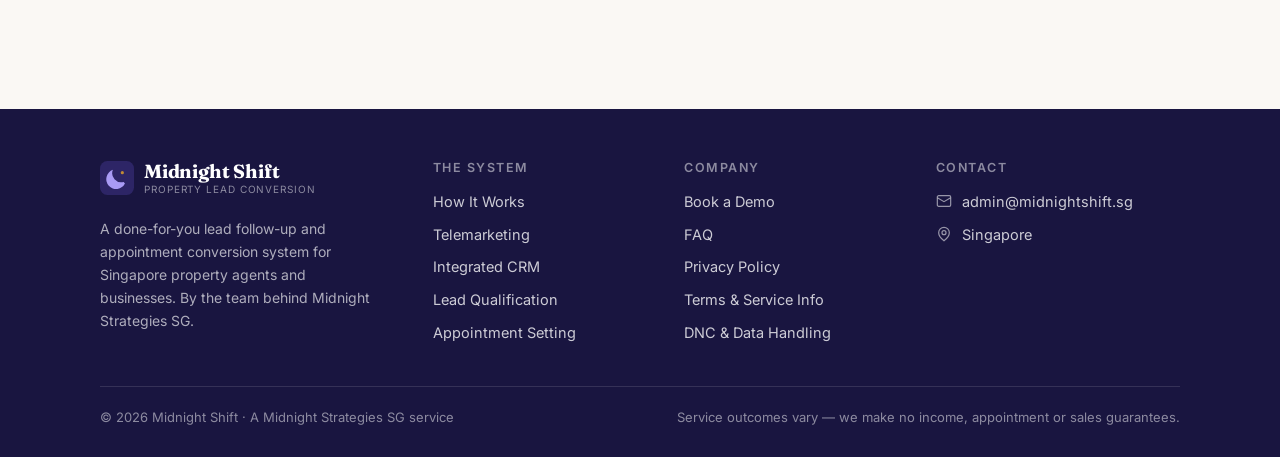
<file: how-it-works.html>
<!DOCTYPE html>
<html lang="en-SG">
<head>
<meta charset="utf-8">
<meta name="viewport" content="width=device-width, initial-scale=1">
<title>How It Works — Midnight Shift Property Lead Conversion System</title>
<meta name="description" content="The full Midnight Shift workflow: connect your lead sources, structured calling cycles, lead qualification, appointment handoff and ongoing follow-up — with complete visibility for you.">
<link rel="canonical" href="https://midnightshift.sg/how-it-works.html">
<meta property="og:type" content="website">
<meta property="og:title" content="How It Works — Midnight Shift">
<meta property="og:description" content="From raw lead list to booked calendar: the operational workflow behind the Midnight Shift lead conversion system.">
<meta property="og:url" content="https://midnightshift.sg/how-it-works.html">
<link rel="icon" type="image/svg+xml" href="assets/favicon.svg">
<link rel="preconnect" href="https://fonts.googleapis.com">
<link rel="preconnect" href="https://fonts.gstatic.com" crossorigin>
<link href="https://fonts.googleapis.com/css2?family=Fraunces:ital,opsz,wght@0,9..144,500..700;1,9..144,400..600&family=Inter:wght@400;500;600;700&display=swap" rel="stylesheet">
<link rel="stylesheet" href="assets/css/styles.css">
</head>
<body>
<a class="skip-link" href="#main">Skip to content</a>

<header class="site-header">
  <div class="container site-header__inner">
    <a class="brand" href="index.html">
      <svg class="brand__mark" viewBox="0 0 64 64" aria-hidden="true"><rect width="64" height="64" rx="14" fill="#211c44"/><path d="M44.5 39.5A17 17 0 0 1 24.3 16.7 18.5 18.5 0 1 0 47 42.2a17 17 0 0 1-2.5-2.7z" fill="#a99bf5"/><circle cx="42" cy="22" r="3" fill="#c08a35"/></svg>
      <span class="brand__text"><span class="brand__name">Midnight Shift</span><span class="brand__sub">Property Lead Conversion</span></span>
    </a>
    <button class="nav-toggle" aria-expanded="false" aria-controls="site-nav" aria-label="Open menu"><span></span><span></span><span></span></button>
    <nav class="site-nav" id="site-nav" aria-label="Main navigation">
      <ul>
        <li><a href="how-it-works.html" aria-current="page">How It Works</a></li>
        <li class="nav-dropdown">
          <span class="site-nav__group-label">The System</span>
          <a class="nav-dropdown__parent" href="how-it-works.html">The System</a>
          <div class="nav-dropdown__menu">
            <a href="telemarketing.html">Telemarketing</a>
            <a href="crm.html">Integrated CRM</a>
            <a href="lead-qualification.html">Lead Qualification</a>
            <a href="appointment-setting.html">Appointment Setting</a>
          </div>
        </li>
        <li><a href="faq.html">FAQ</a></li>
      </ul>
      <div class="site-nav__cta">
        <a class="btn btn--primary" href="book-demo.html">Book a Demo</a>
      </div>
    </nav>
  </div>
</header>

<main id="main">

  <section class="page-hero">
    <div class="container">
      <span class="eyebrow">How it works</span>
      <h1>A disciplined process, not ad-hoc calling</h1>
      <p class="lede">Midnight Shift runs your lead follow-up as a managed operation. Here is the full workflow — from the moment a lead enters your world to the moment you shake their hand at an appointment.</p>
    </div>
  </section>

  <section class="section section--tight">
    <div class="container container--narrow">
      <ol class="steps">
        <li class="step reveal">
          <h3>Connect your lead sources</h3>
          <p>We consolidate leads from wherever they already come from — no need to change how you generate them.</p>
          <ul>
            <li>Meta Ads and Google Ads campaigns (new leads flow in automatically)</li>
            <li>Property portal enquiries</li>
            <li>New launch, resale and seller campaign lists</li>
            <li>Roadshow sign-ups, referrals and past enquiries</li>
            <li>Old CRM databases and spreadsheets — cleaned, de-duplicated and imported</li>
          </ul>
        </li>
        <li class="step reveal">
          <h3>Set up your CRM &amp; approve the script</h3>
          <p>Before a single call is made, we set the foundation together:</p>
          <ul>
            <li>Your leads organised in one CRM with sources, tags and history</li>
            <li>A calling script written for your campaign type — and approved by you</li>
            <li>Qualification criteria agreed: what counts as a serious prospect for <em>you</em></li>
            <li>Your availability and preferred appointment slots captured</li>
            <li>DNC screening and consent checks applied to the calling list where required</li>
          </ul>
        </li>
        <li class="step reveal">
          <h3>Structured calling cycles begin</h3>
          <p>Trained, property-fluent callers work your list in systematic cycles:</p>
          <ul>
            <li>New leads are prioritised for prompt first contact</li>
            <li>No-answers are retried at varied, sensible times — not abandoned after one attempt</li>
            <li>Every attempt, connect and outcome is logged in the CRM as it happens</li>
            <li>Polite, professional conversations under your brand — never pressure tactics</li>
          </ul>
        </li>
        <li class="step reveal">
          <h3>Every lead gets qualified &amp; categorised</h3>
          <p>Conversations follow your qualification criteria, so each lead lands in a clear category:</p>
          <ul>
            <li><b>Qualified</b> — genuine intent, ready to speak with you</li>
            <li><b>Nurture</b> — real interest, but the timeline is later; scheduled for a future touchpoint</li>
            <li><b>Not interested</b> — closed off politely, so your list stays clean</li>
            <li><b>Invalid</b> — wrong numbers and junk filtered out of your pipeline</li>
          </ul>
          <p style="margin-top:10px">Timeline, budget signals, property context and objections are captured in the notes — not just a status.</p>
        </li>
        <li class="step reveal">
          <h3>Appointments land in your calendar</h3>
          <p>When a lead is qualified and willing to meet:</p>
          <ul>
            <li>The appointment is coordinated around your availability</li>
            <li>You receive a full context brief — who they are, what they want, what was said</li>
            <li>Confirmations and reminders reduce no-shows</li>
            <li>If a lead reschedules or goes quiet, we chase the rebooking — not you</li>
          </ul>
        </li>
        <li class="step reveal">
          <h3>Follow-up &amp; reporting continue in the background</h3>
          <p>The system keeps working between appointments:</p>
          <ul>
            <li>Nurture leads get scheduled callbacks when their timeline approaches</li>
            <li>Your dashboard shows call activity, outcomes and pipeline movement</li>
            <li>Scripts and targeting are refined based on what conversations reveal</li>
            <li>Your database stays clean, current and yours — exportable any time</li>
          </ul>
        </li>
      </ol>
    </div>
  </section>

  <section class="section section--alt">
    <div class="container">
      <div class="section-head center">
        <span class="eyebrow">What you actually receive</span>
        <h2 class="section-title">Your side of the deal</h2>
      </div>
      <div class="card-grid card-grid--3">
        <div class="card reveal"><h3>A working database</h3><p>Every lead organised, statused and annotated in one CRM — instead of scattered across screenshots and notebooks.</p></div>
        <div class="card reveal"><h3>Qualified conversations</h3><p>Prospects who have been spoken to, qualified against your criteria, and prepared for a meeting with you.</p></div>
        <div class="card reveal"><h3>Appointments with context</h3><p>Calendar bookings with a briefing note, confirmation handled, and rebooking chased when life gets in the way.</p></div>
        <div class="card reveal"><h3>Visibility</h3><p>Live view of calls made, outcomes, statuses and team activity — no black box, no waiting for a monthly report.</p></div>
        <div class="card reveal"><h3>Time back</h3><p>The hours you used to spend dialing and chasing go back into viewings, negotiations and closings.</p></div>
        <div class="card reveal"><h3>An honest partner</h3><p>No guaranteed-income theatrics. A disciplined process, visible outcomes, and a team accountable to you.</p></div>
      </div>
    </div>
  </section>

  <section class="section">
    <div class="container">
      <div class="cta-band reveal">
        <h2>See the workflow live</h2>
        <p>The fastest way to evaluate the system is to watch it work. Book a 20-minute demo and we'll walk through it with your lead flow in mind.</p>
        <div class="cta-band__actions">
          <a class="btn btn--light btn--lg" href="book-demo.html">Book a Demo</a>
          <a class="btn btn--outline-light btn--lg" href="mailto:admin@midnightshift.sg?subject=Midnight%20Shift%20enquiry">Email Us</a>
        </div>
      </div>
    </div>
  </section>

</main>

<div class="sticky-cta">
  <a class="btn btn--primary" href="book-demo.html">Book a Demo</a>
</div>

<footer class="site-footer">
  <div class="container">
    <div class="site-footer__main">
      <div>
        <a class="brand" href="index.html">
          <svg class="brand__mark" viewBox="0 0 64 64" aria-hidden="true"><rect width="64" height="64" rx="14" fill="#2d2566"/><path d="M44.5 39.5A17 17 0 0 1 24.3 16.7 18.5 18.5 0 1 0 47 42.2a17 17 0 0 1-2.5-2.7z" fill="#a99bf5"/><circle cx="42" cy="22" r="3" fill="#c08a35"/></svg>
          <span class="brand__text"><span class="brand__name">Midnight Shift</span><span class="brand__sub">Property Lead Conversion</span></span>
        </a>
        <p class="site-footer__blurb">A done-for-you lead follow-up and appointment conversion system for Singapore property agents and businesses. By the team behind Midnight Strategies SG.</p>
      </div>
      <div>
        <h4>The System</h4>
        <ul>
          <li><a href="how-it-works.html">How It Works</a></li>
          <li><a href="telemarketing.html">Telemarketing</a></li>
          <li><a href="crm.html">Integrated CRM</a></li>
          <li><a href="lead-qualification.html">Lead Qualification</a></li>
          <li><a href="appointment-setting.html">Appointment Setting</a></li>
        </ul>
      </div>
      <div>
        <h4>Company</h4>
        <ul>
          <li><a href="book-demo.html">Book a Demo</a></li>
          <li><a href="faq.html">FAQ</a></li>
          <li><a href="privacy-policy.html">Privacy Policy</a></li>
          <li><a href="terms.html">Terms &amp; Service Info</a></li>
          <li><a href="data-handling.html">DNC &amp; Data Handling</a></li>
        </ul>
      </div>
      <div>
        <h4>Contact</h4>
        <ul class="footer-contact">
          <li><svg width="16" height="16" viewBox="0 0 24 24" fill="none" stroke="currentColor" stroke-width="1.8" aria-hidden="true"><rect x="2" y="4" width="20" height="16" rx="2"/><path d="m2 7 10 6L22 7"/></svg><a href="mailto:admin@midnightshift.sg">admin@midnightshift.sg</a></li>
          <li><svg width="16" height="16" viewBox="0 0 24 24" fill="none" stroke="currentColor" stroke-width="1.8" aria-hidden="true"><path d="M20 10c0 6-8 12-8 12S4 16 4 10a8 8 0 1 1 16 0z"/><circle cx="12" cy="10" r="3"/></svg><span>Singapore</span></li>
        </ul>
      </div>
    </div>
    <div class="site-footer__bottom">
      <span>© <span data-year>2026</span> Midnight Shift · A Midnight Strategies SG service</span>
      <span>Service outcomes vary — we make no income, appointment or sales guarantees.</span>
    </div>
  </div>
</footer>

<script src="assets/js/main.js" defer></script>
</body>
</html>
</file>
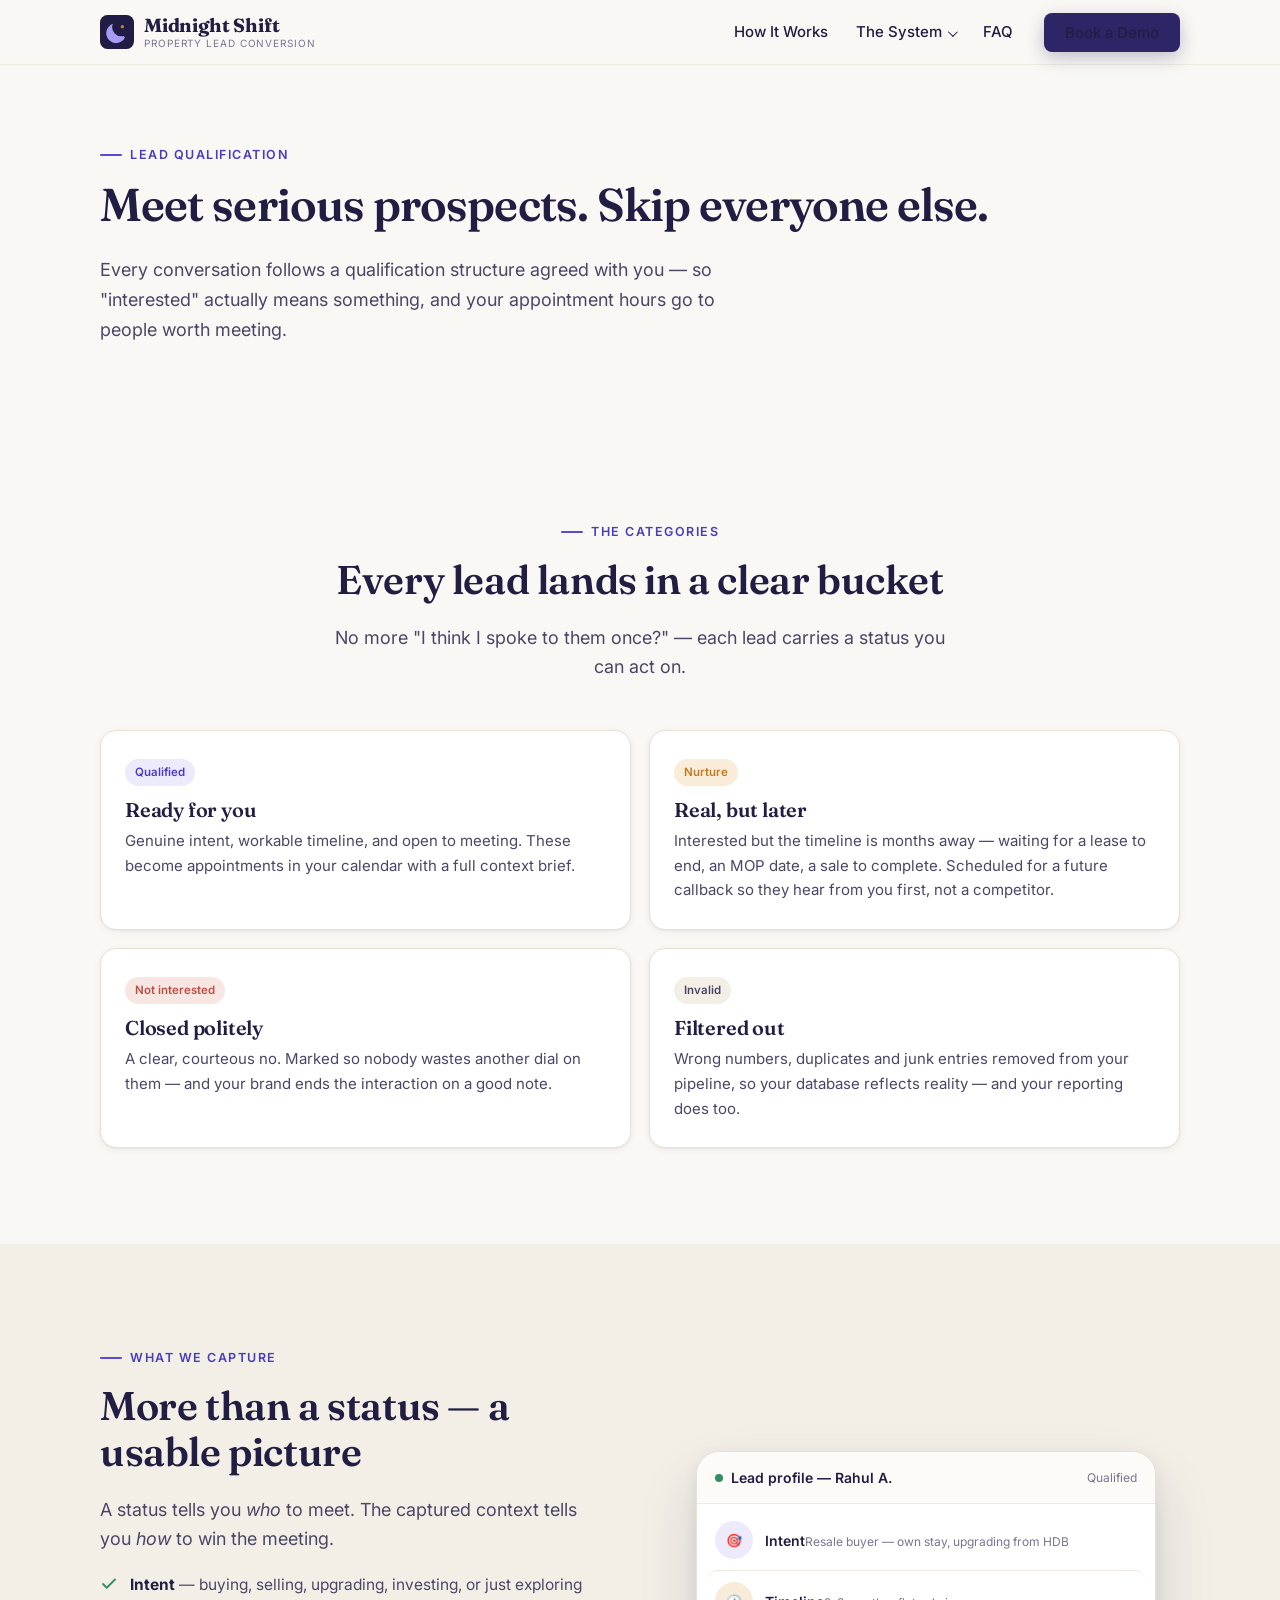
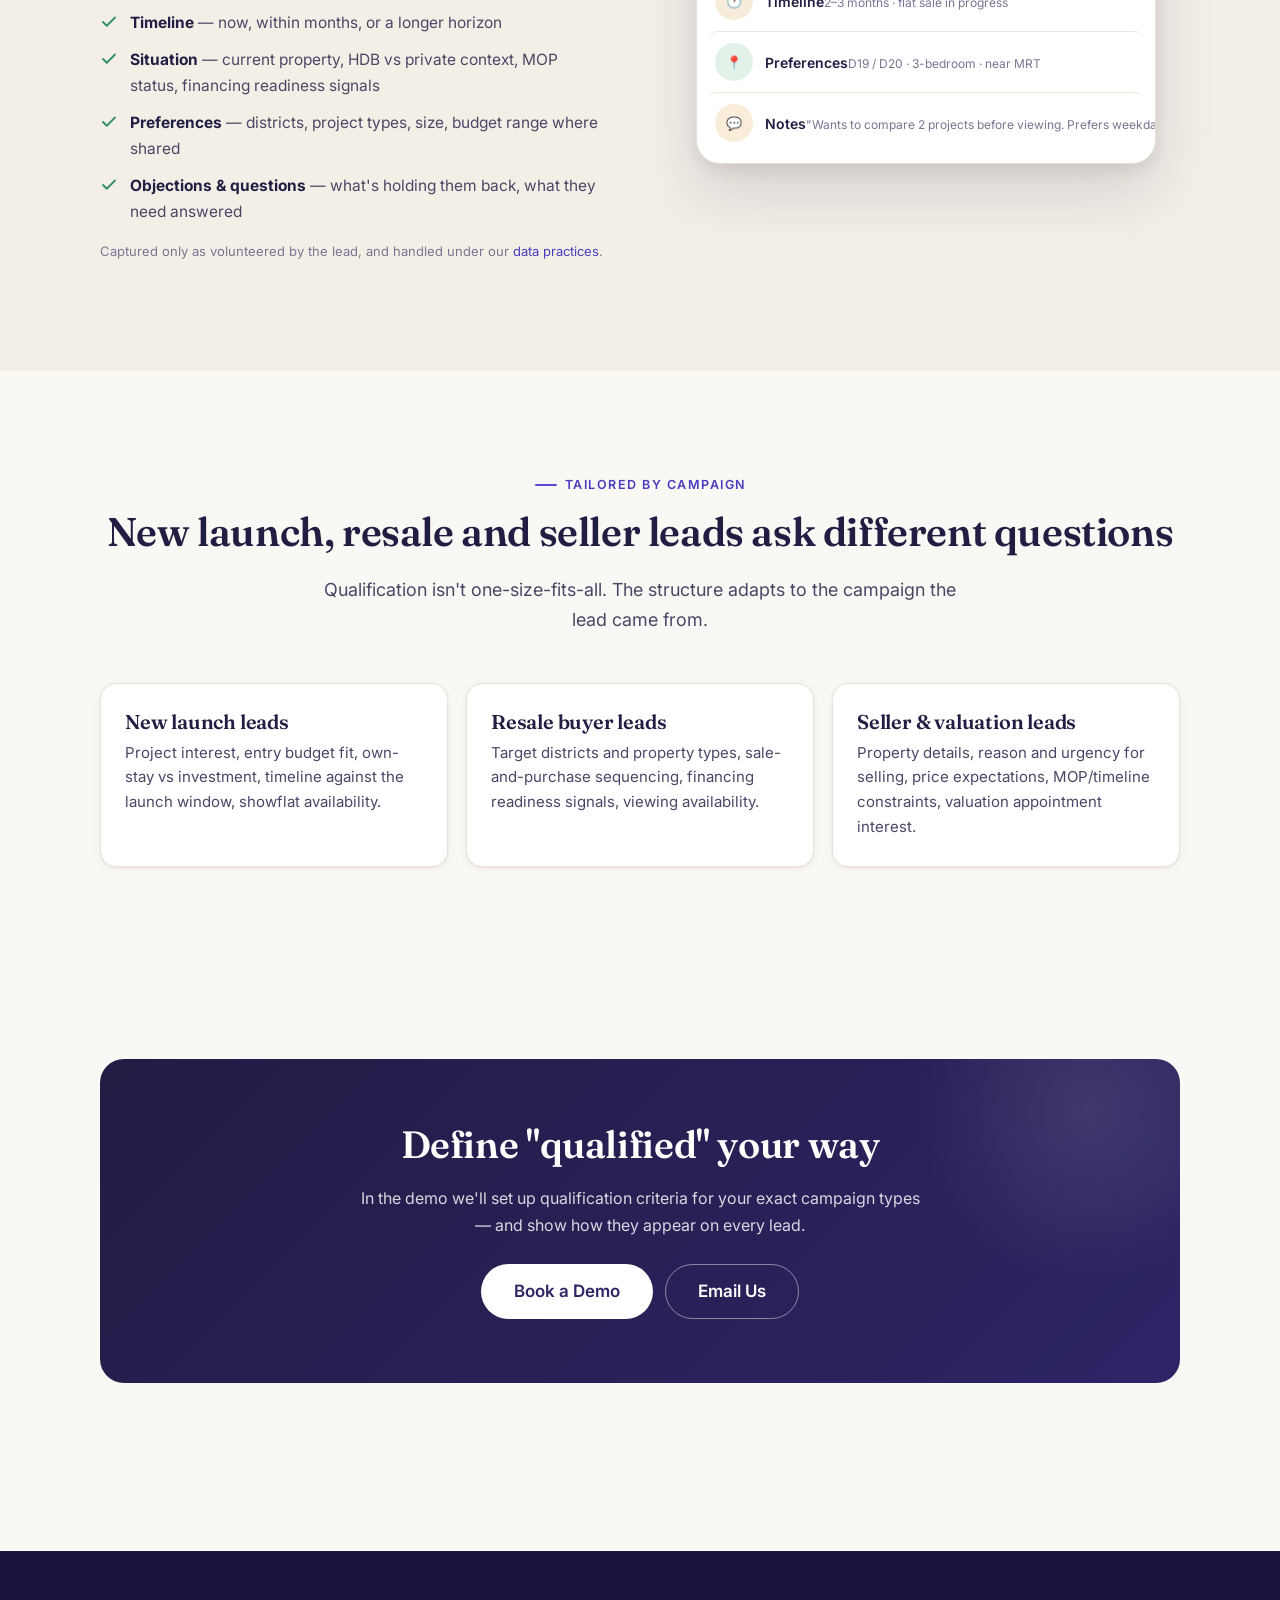
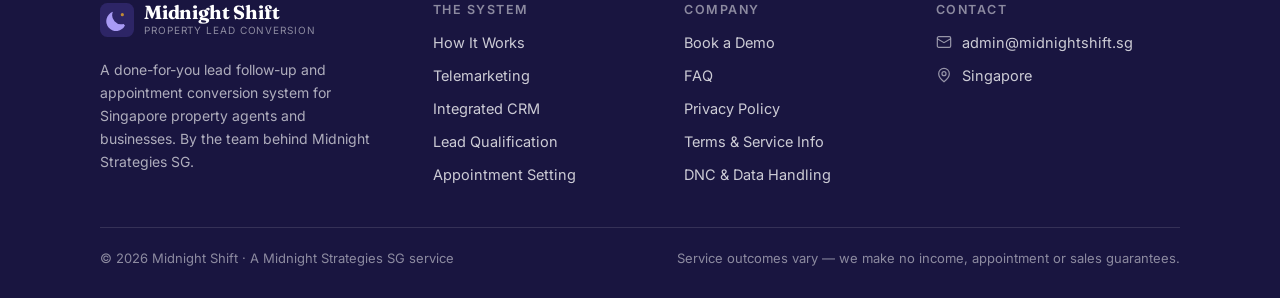
<file: lead-qualification.html>
<!DOCTYPE html>
<html lang="en-SG">
<head>
<meta charset="utf-8">
<meta name="viewport" content="width=device-width, initial-scale=1">
<title>Lead Qualification for Property Agents — Midnight Shift</title>
<meta name="description" content="How Midnight Shift qualifies property leads: structured questions, clear categories, and criteria tailored to new launch, resale buyer and seller campaigns — so you only meet serious prospects.">
<link rel="canonical" href="https://midnightshift.sg/lead-qualification.html">
<meta property="og:type" content="website">
<meta property="og:title" content="Lead Qualification — Midnight Shift">
<meta property="og:description" content="Serious prospects separated from browsers — with timeline, intent and context captured for every lead.">
<meta property="og:url" content="https://midnightshift.sg/lead-qualification.html">
<link rel="icon" type="image/svg+xml" href="assets/favicon.svg">
<link rel="preconnect" href="https://fonts.googleapis.com">
<link rel="preconnect" href="https://fonts.gstatic.com" crossorigin>
<link href="https://fonts.googleapis.com/css2?family=Fraunces:ital,opsz,wght@0,9..144,500..700;1,9..144,400..600&family=Inter:wght@400;500;600;700&display=swap" rel="stylesheet">
<link rel="stylesheet" href="assets/css/styles.css">
</head>
<body>
<a class="skip-link" href="#main">Skip to content</a>

<header class="site-header">
  <div class="container site-header__inner">
    <a class="brand" href="index.html">
      <svg class="brand__mark" viewBox="0 0 64 64" aria-hidden="true"><rect width="64" height="64" rx="14" fill="#211c44"/><path d="M44.5 39.5A17 17 0 0 1 24.3 16.7 18.5 18.5 0 1 0 47 42.2a17 17 0 0 1-2.5-2.7z" fill="#a99bf5"/><circle cx="42" cy="22" r="3" fill="#c08a35"/></svg>
      <span class="brand__text"><span class="brand__name">Midnight Shift</span><span class="brand__sub">Property Lead Conversion</span></span>
    </a>
    <button class="nav-toggle" aria-expanded="false" aria-controls="site-nav" aria-label="Open menu"><span></span><span></span><span></span></button>
    <nav class="site-nav" id="site-nav" aria-label="Main navigation">
      <ul>
        <li><a href="how-it-works.html">How It Works</a></li>
        <li class="nav-dropdown">
          <span class="site-nav__group-label">The System</span>
          <a class="nav-dropdown__parent" href="how-it-works.html">The System</a>
          <div class="nav-dropdown__menu">
            <a href="telemarketing.html">Telemarketing</a>
            <a href="crm.html">Integrated CRM</a>
            <a href="lead-qualification.html" aria-current="page">Lead Qualification</a>
            <a href="appointment-setting.html">Appointment Setting</a>
          </div>
        </li>
        <li><a href="faq.html">FAQ</a></li>
      </ul>
      <div class="site-nav__cta">
        <a class="btn btn--primary" href="book-demo.html">Book a Demo</a>
      </div>
    </nav>
  </div>
</header>

<main id="main">

  <section class="page-hero">
    <div class="container">
      <span class="eyebrow">Lead qualification</span>
      <h1>Meet serious prospects. Skip everyone else.</h1>
      <p class="lede">Every conversation follows a qualification structure agreed with you — so "interested" actually means something, and your appointment hours go to people worth meeting.</p>
    </div>
  </section>

  <section class="section section--tight">
    <div class="container">
      <div class="section-head center">
        <span class="eyebrow">The categories</span>
        <h2 class="section-title">Every lead lands in a clear bucket</h2>
        <p class="lede section-kicker">No more "I think I spoke to them once?" — each lead carries a status you can act on.</p>
      </div>
      <div class="card-grid card-grid--2">
        <div class="card reveal">
          <span class="chip chip--purple" style="margin-bottom:12px">Qualified</span>
          <h3>Ready for you</h3>
          <p>Genuine intent, workable timeline, and open to meeting. These become appointments in your calendar with a full context brief.</p>
        </div>
        <div class="card reveal">
          <span class="chip chip--amber" style="margin-bottom:12px">Nurture</span>
          <h3>Real, but later</h3>
          <p>Interested but the timeline is months away — waiting for a lease to end, an MOP date, a sale to complete. Scheduled for a future callback so they hear from you first, not a competitor.</p>
        </div>
        <div class="card reveal">
          <span class="chip chip--red" style="margin-bottom:12px">Not interested</span>
          <h3>Closed politely</h3>
          <p>A clear, courteous no. Marked so nobody wastes another dial on them — and your brand ends the interaction on a good note.</p>
        </div>
        <div class="card reveal">
          <span class="chip chip--grey" style="margin-bottom:12px">Invalid</span>
          <h3>Filtered out</h3>
          <p>Wrong numbers, duplicates and junk entries removed from your pipeline, so your database reflects reality — and your reporting does too.</p>
        </div>
      </div>
    </div>
  </section>

  <section class="section section--alt">
    <div class="container">
      <div class="split">
        <div>
          <span class="eyebrow">What we capture</span>
          <h2 class="section-title">More than a status — a usable picture</h2>
          <p class="lede">A status tells you <em>who</em> to meet. The captured context tells you <em>how</em> to win the meeting.</p>
          <ul class="checklist">
            <li><svg width="18" height="18" viewBox="0 0 24 24" fill="none" stroke="currentColor" stroke-width="2.4" stroke-linecap="round" stroke-linejoin="round" aria-hidden="true"><path d="M20 6 9 17l-5-5"/></svg><span><b>Intent</b> — buying, selling, upgrading, investing, or just exploring</span></li>
            <li><svg width="18" height="18" viewBox="0 0 24 24" fill="none" stroke="currentColor" stroke-width="2.4" stroke-linecap="round" stroke-linejoin="round" aria-hidden="true"><path d="M20 6 9 17l-5-5"/></svg><span><b>Timeline</b> — now, within months, or a longer horizon</span></li>
            <li><svg width="18" height="18" viewBox="0 0 24 24" fill="none" stroke="currentColor" stroke-width="2.4" stroke-linecap="round" stroke-linejoin="round" aria-hidden="true"><path d="M20 6 9 17l-5-5"/></svg><span><b>Situation</b> — current property, HDB vs private context, MOP status, financing readiness signals</span></li>
            <li><svg width="18" height="18" viewBox="0 0 24 24" fill="none" stroke="currentColor" stroke-width="2.4" stroke-linecap="round" stroke-linejoin="round" aria-hidden="true"><path d="M20 6 9 17l-5-5"/></svg><span><b>Preferences</b> — districts, project types, size, budget range where shared</span></li>
            <li><svg width="18" height="18" viewBox="0 0 24 24" fill="none" stroke="currentColor" stroke-width="2.4" stroke-linecap="round" stroke-linejoin="round" aria-hidden="true"><path d="M20 6 9 17l-5-5"/></svg><span><b>Objections &amp; questions</b> — what's holding them back, what they need answered</span></li>
          </ul>
          <p class="fineprint">Captured only as volunteered by the lead, and handled under our <a href="data-handling.html">data practices</a>.</p>
        </div>
        <div class="split__media">
          <div class="crm-mock reveal" role="img" aria-label="Illustration of a qualified lead profile in the CRM">
            <div class="crm-mock__bar">
              <span class="crm-mock__title"><span class="dot"></span>Lead profile — Rahul A.</span>
              <span class="crm-mock__date">Qualified</span>
            </div>
            <div class="crm-mock__list">
              <div class="lead-row"><span class="lead-row__avatar">🎯</span><span class="lead-row__body"><span class="lead-row__name">Intent</span><span class="lead-row__meta">Resale buyer — own stay, upgrading from HDB</span></span></div>
              <div class="lead-row"><span class="lead-row__avatar lead-row__avatar--b">🕐</span><span class="lead-row__body"><span class="lead-row__name">Timeline</span><span class="lead-row__meta">2–3 months · flat sale in progress</span></span></div>
              <div class="lead-row"><span class="lead-row__avatar lead-row__avatar--c">📍</span><span class="lead-row__body"><span class="lead-row__name">Preferences</span><span class="lead-row__meta">D19 / D20 · 3-bedroom · near MRT</span></span></div>
              <div class="lead-row"><span class="lead-row__avatar lead-row__avatar--d">💬</span><span class="lead-row__body"><span class="lead-row__name">Notes</span><span class="lead-row__meta">"Wants to compare 2 projects before viewing. Prefers weekday evenings."</span></span></div>
            </div>
          </div>
        </div>
      </div>
    </div>
  </section>

  <section class="section">
    <div class="container">
      <div class="section-head center">
        <span class="eyebrow">Tailored by campaign</span>
        <h2 class="section-title">New launch, resale and seller leads ask different questions</h2>
        <p class="lede section-kicker">Qualification isn't one-size-fits-all. The structure adapts to the campaign the lead came from.</p>
      </div>
      <div class="card-grid card-grid--3">
        <div class="card reveal">
          <h3>New launch leads</h3>
          <p>Project interest, entry budget fit, own-stay vs investment, timeline against the launch window, showflat availability.</p>
        </div>
        <div class="card reveal">
          <h3>Resale buyer leads</h3>
          <p>Target districts and property types, sale-and-purchase sequencing, financing readiness signals, viewing availability.</p>
        </div>
        <div class="card reveal">
          <h3>Seller &amp; valuation leads</h3>
          <p>Property details, reason and urgency for selling, price expectations, MOP/timeline constraints, valuation appointment interest.</p>
        </div>
      </div>
    </div>
  </section>

  <section class="section">
    <div class="container">
      <div class="cta-band reveal">
        <h2>Define "qualified" your way</h2>
        <p>In the demo we'll set up qualification criteria for your exact campaign types — and show how they appear on every lead.</p>
        <div class="cta-band__actions">
          <a class="btn btn--light btn--lg" href="book-demo.html">Book a Demo</a>
          <a class="btn btn--outline-light btn--lg" href="mailto:admin@midnightshift.sg?subject=Midnight%20Shift%20enquiry">Email Us</a>
        </div>
      </div>
    </div>
  </section>

</main>

<div class="sticky-cta">
  <a class="btn btn--primary" href="book-demo.html">Book a Demo</a>
</div>

<footer class="site-footer">
  <div class="container">
    <div class="site-footer__main">
      <div>
        <a class="brand" href="index.html">
          <svg class="brand__mark" viewBox="0 0 64 64" aria-hidden="true"><rect width="64" height="64" rx="14" fill="#2d2566"/><path d="M44.5 39.5A17 17 0 0 1 24.3 16.7 18.5 18.5 0 1 0 47 42.2a17 17 0 0 1-2.5-2.7z" fill="#a99bf5"/><circle cx="42" cy="22" r="3" fill="#c08a35"/></svg>
          <span class="brand__text"><span class="brand__name">Midnight Shift</span><span class="brand__sub">Property Lead Conversion</span></span>
        </a>
        <p class="site-footer__blurb">A done-for-you lead follow-up and appointment conversion system for Singapore property agents and businesses. By the team behind Midnight Strategies SG.</p>
      </div>
      <div>
        <h4>The System</h4>
        <ul>
          <li><a href="how-it-works.html">How It Works</a></li>
          <li><a href="telemarketing.html">Telemarketing</a></li>
          <li><a href="crm.html">Integrated CRM</a></li>
          <li><a href="lead-qualification.html">Lead Qualification</a></li>
          <li><a href="appointment-setting.html">Appointment Setting</a></li>
        </ul>
      </div>
      <div>
        <h4>Company</h4>
        <ul>
          <li><a href="book-demo.html">Book a Demo</a></li>
          <li><a href="faq.html">FAQ</a></li>
          <li><a href="privacy-policy.html">Privacy Policy</a></li>
          <li><a href="terms.html">Terms &amp; Service Info</a></li>
          <li><a href="data-handling.html">DNC &amp; Data Handling</a></li>
        </ul>
      </div>
      <div>
        <h4>Contact</h4>
        <ul class="footer-contact">
          <li><svg width="16" height="16" viewBox="0 0 24 24" fill="none" stroke="currentColor" stroke-width="1.8" aria-hidden="true"><rect x="2" y="4" width="20" height="16" rx="2"/><path d="m2 7 10 6L22 7"/></svg><a href="mailto:admin@midnightshift.sg">admin@midnightshift.sg</a></li>
          <li><svg width="16" height="16" viewBox="0 0 24 24" fill="none" stroke="currentColor" stroke-width="1.8" aria-hidden="true"><path d="M20 10c0 6-8 12-8 12S4 16 4 10a8 8 0 1 1 16 0z"/><circle cx="12" cy="10" r="3"/></svg><span>Singapore</span></li>
        </ul>
      </div>
    </div>
    <div class="site-footer__bottom">
      <span>© <span data-year>2026</span> Midnight Shift · A Midnight Strategies SG service</span>
      <span>Service outcomes vary — we make no income, appointment or sales guarantees.</span>
    </div>
  </div>
</footer>

<script src="assets/js/main.js" defer></script>
</body>
</html>
</file>
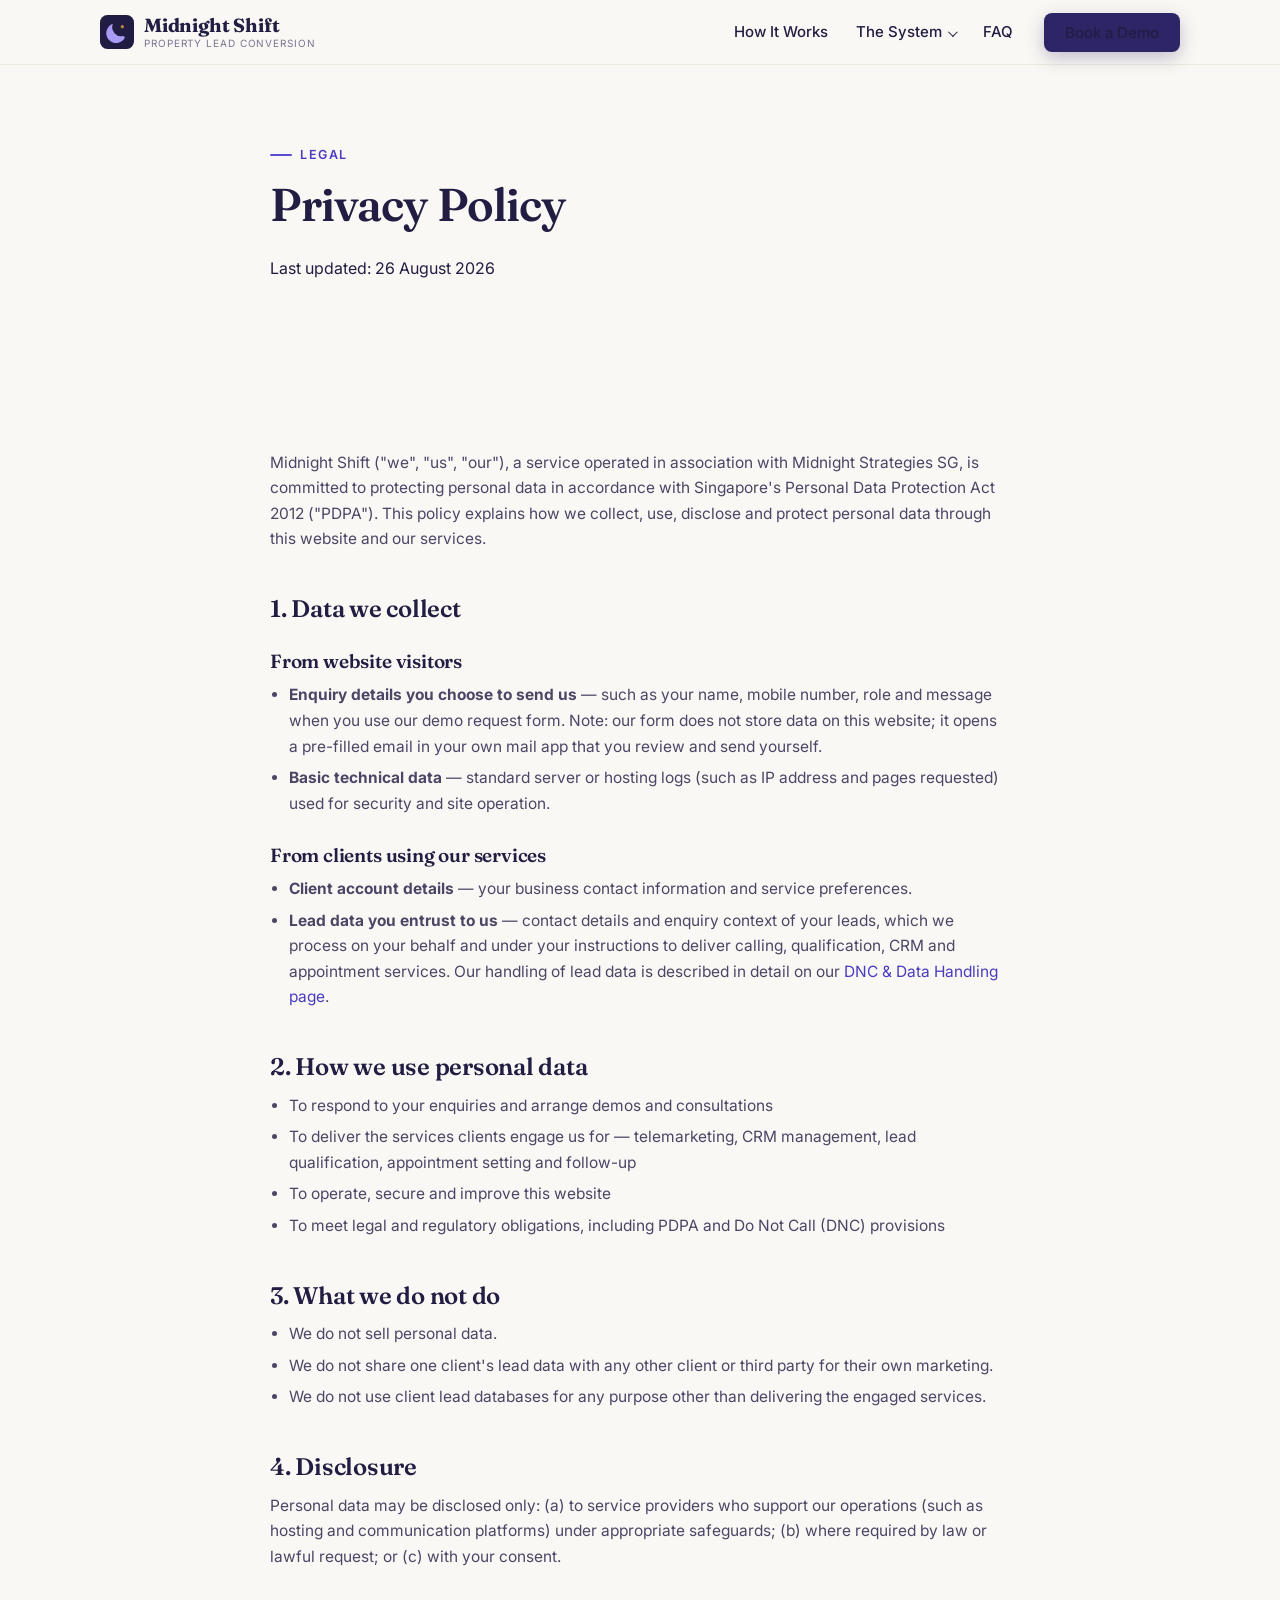
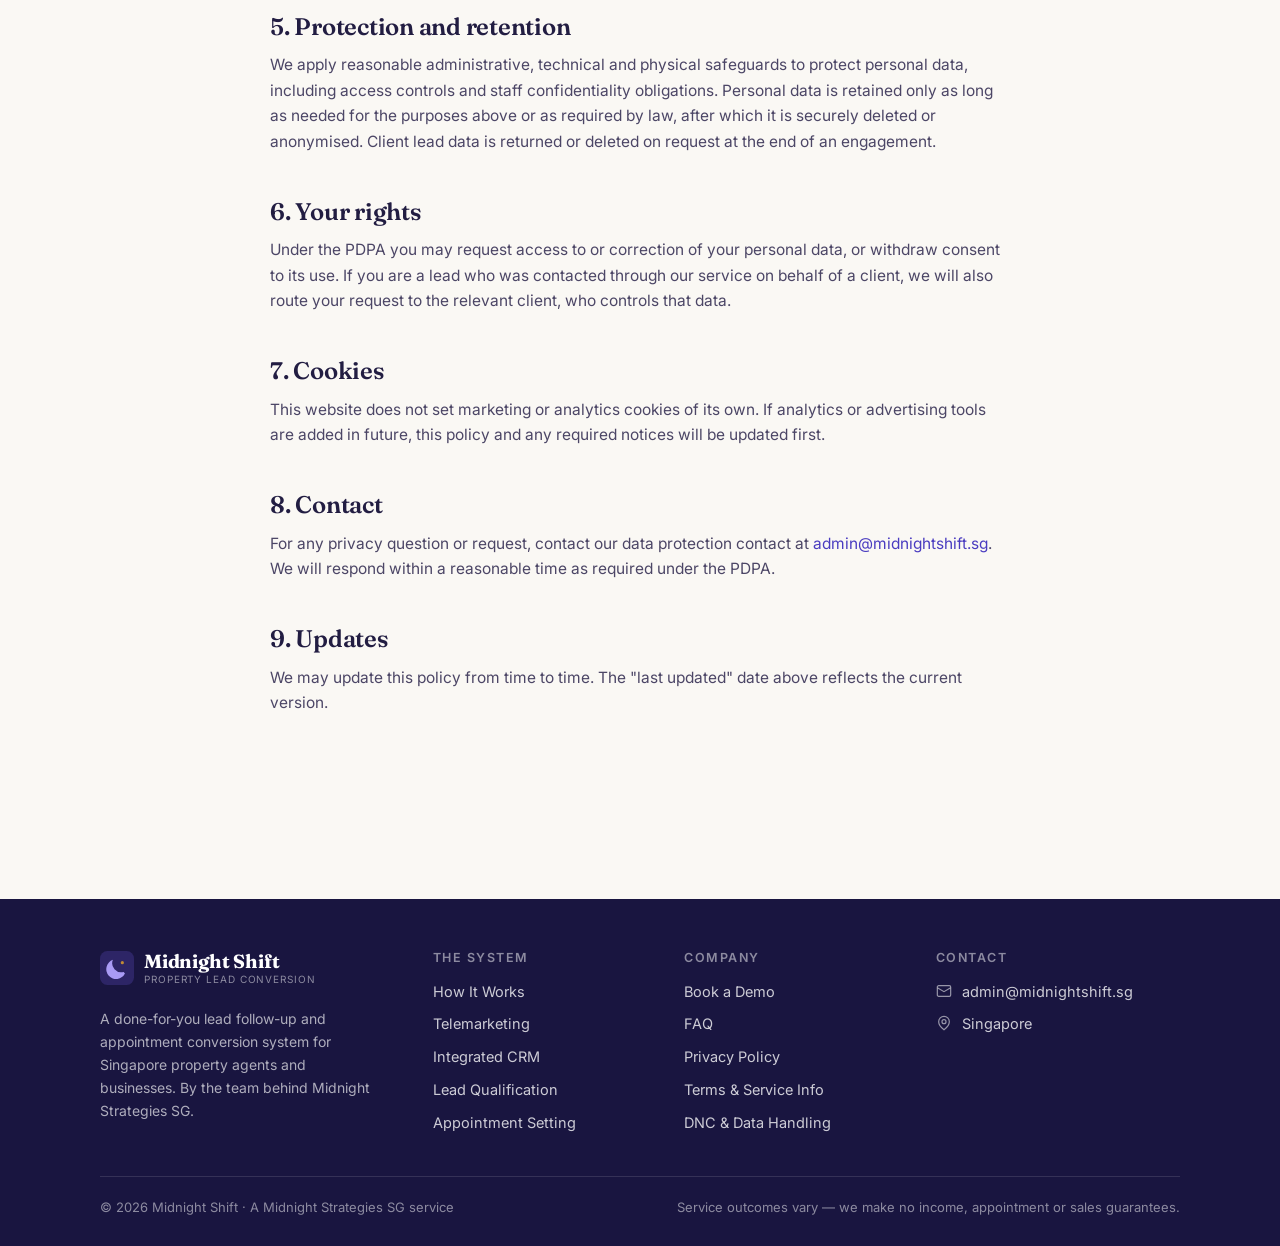
<file: privacy-policy.html>
<!DOCTYPE html>
<html lang="en-SG">
<head>
<meta charset="utf-8">
<meta name="viewport" content="width=device-width, initial-scale=1">
<title>Privacy Policy — Midnight Shift</title>
<meta name="description" content="How Midnight Shift collects, uses and protects personal data, in line with Singapore's Personal Data Protection Act (PDPA).">
<link rel="canonical" href="https://midnightshift.sg/privacy-policy.html">
<meta name="robots" content="noindex, follow">
<link rel="icon" type="image/svg+xml" href="assets/favicon.svg">
<link rel="preconnect" href="https://fonts.googleapis.com">
<link rel="preconnect" href="https://fonts.gstatic.com" crossorigin>
<link href="https://fonts.googleapis.com/css2?family=Fraunces:ital,opsz,wght@0,9..144,500..700;1,9..144,400..600&family=Inter:wght@400;500;600;700&display=swap" rel="stylesheet">
<link rel="stylesheet" href="assets/css/styles.css">
</head>
<body>
<a class="skip-link" href="#main">Skip to content</a>

<header class="site-header">
  <div class="container site-header__inner">
    <a class="brand" href="index.html">
      <svg class="brand__mark" viewBox="0 0 64 64" aria-hidden="true"><rect width="64" height="64" rx="14" fill="#211c44"/><path d="M44.5 39.5A17 17 0 0 1 24.3 16.7 18.5 18.5 0 1 0 47 42.2a17 17 0 0 1-2.5-2.7z" fill="#a99bf5"/><circle cx="42" cy="22" r="3" fill="#c08a35"/></svg>
      <span class="brand__text"><span class="brand__name">Midnight Shift</span><span class="brand__sub">Property Lead Conversion</span></span>
    </a>
    <button class="nav-toggle" aria-expanded="false" aria-controls="site-nav" aria-label="Open menu"><span></span><span></span><span></span></button>
    <nav class="site-nav" id="site-nav" aria-label="Main navigation">
      <ul>
        <li><a href="how-it-works.html">How It Works</a></li>
        <li class="nav-dropdown">
          <span class="site-nav__group-label">The System</span>
          <a class="nav-dropdown__parent" href="how-it-works.html">The System</a>
          <div class="nav-dropdown__menu">
            <a href="telemarketing.html">Telemarketing</a>
            <a href="crm.html">Integrated CRM</a>
            <a href="lead-qualification.html">Lead Qualification</a>
            <a href="appointment-setting.html">Appointment Setting</a>
          </div>
        </li>
        <li><a href="faq.html">FAQ</a></li>
      </ul>
      <div class="site-nav__cta">
        <a class="btn btn--primary" href="book-demo.html">Book a Demo</a>
      </div>
    </nav>
  </div>
</header>

<main id="main">
  <section class="page-hero">
    <div class="container container--narrow">
      <span class="eyebrow">Legal</span>
      <h1>Privacy Policy</h1>
      <p class="updated">Last updated: 26 August 2026</p>
    </div>
  </section>

  <section class="section section--tight">
    <div class="container container--narrow prose">
      <p>Midnight Shift ("we", "us", "our"), a service operated in association with Midnight Strategies SG, is committed to protecting personal data in accordance with Singapore's Personal Data Protection Act 2012 ("PDPA"). This policy explains how we collect, use, disclose and protect personal data through this website and our services.</p>

      <h2>1. Data we collect</h2>
      <h3>From website visitors</h3>
      <ul>
        <li><b>Enquiry details you choose to send us</b> — such as your name, mobile number, role and message when you use our demo request form. Note: our form does not store data on this website; it opens a pre-filled email in your own mail app that you review and send yourself.</li>
        <li><b>Basic technical data</b> — standard server or hosting logs (such as IP address and pages requested) used for security and site operation.</li>
      </ul>
      <h3>From clients using our services</h3>
      <ul>
        <li><b>Client account details</b> — your business contact information and service preferences.</li>
        <li><b>Lead data you entrust to us</b> — contact details and enquiry context of your leads, which we process on your behalf and under your instructions to deliver calling, qualification, CRM and appointment services. Our handling of lead data is described in detail on our <a href="data-handling.html">DNC &amp; Data Handling page</a>.</li>
      </ul>

      <h2>2. How we use personal data</h2>
      <ul>
        <li>To respond to your enquiries and arrange demos and consultations</li>
        <li>To deliver the services clients engage us for — telemarketing, CRM management, lead qualification, appointment setting and follow-up</li>
        <li>To operate, secure and improve this website</li>
        <li>To meet legal and regulatory obligations, including PDPA and Do Not Call (DNC) provisions</li>
      </ul>

      <h2>3. What we do not do</h2>
      <ul>
        <li>We do not sell personal data.</li>
        <li>We do not share one client's lead data with any other client or third party for their own marketing.</li>
        <li>We do not use client lead databases for any purpose other than delivering the engaged services.</li>
      </ul>

      <h2>4. Disclosure</h2>
      <p>Personal data may be disclosed only: (a) to service providers who support our operations (such as hosting and communication platforms) under appropriate safeguards; (b) where required by law or lawful request; or (c) with your consent.</p>

      <h2>5. Protection and retention</h2>
      <p>We apply reasonable administrative, technical and physical safeguards to protect personal data, including access controls and staff confidentiality obligations. Personal data is retained only as long as needed for the purposes above or as required by law, after which it is securely deleted or anonymised. Client lead data is returned or deleted on request at the end of an engagement.</p>

      <h2>6. Your rights</h2>
      <p>Under the PDPA you may request access to or correction of your personal data, or withdraw consent to its use. If you are a lead who was contacted through our service on behalf of a client, we will also route your request to the relevant client, who controls that data.</p>

      <h2>7. Cookies</h2>
      <p>This website does not set marketing or analytics cookies of its own. If analytics or advertising tools are added in future, this policy and any required notices will be updated first.</p>

      <h2>8. Contact</h2>
      <p>For any privacy question or request, contact our data protection contact at <a href="mailto:admin@midnightshift.sg">admin@midnightshift.sg</a>. We will respond within a reasonable time as required under the PDPA.</p>

      <h2>9. Updates</h2>
      <p>We may update this policy from time to time. The "last updated" date above reflects the current version.</p>
    </div>
  </section>
</main>

<footer class="site-footer">
  <div class="container">
    <div class="site-footer__main">
      <div>
        <a class="brand" href="index.html">
          <svg class="brand__mark" viewBox="0 0 64 64" aria-hidden="true"><rect width="64" height="64" rx="14" fill="#2d2566"/><path d="M44.5 39.5A17 17 0 0 1 24.3 16.7 18.5 18.5 0 1 0 47 42.2a17 17 0 0 1-2.5-2.7z" fill="#a99bf5"/><circle cx="42" cy="22" r="3" fill="#c08a35"/></svg>
          <span class="brand__text"><span class="brand__name">Midnight Shift</span><span class="brand__sub">Property Lead Conversion</span></span>
        </a>
        <p class="site-footer__blurb">A done-for-you lead follow-up and appointment conversion system for Singapore property agents and businesses. By the team behind Midnight Strategies SG.</p>
      </div>
      <div>
        <h4>The System</h4>
        <ul>
          <li><a href="how-it-works.html">How It Works</a></li>
          <li><a href="telemarketing.html">Telemarketing</a></li>
          <li><a href="crm.html">Integrated CRM</a></li>
          <li><a href="lead-qualification.html">Lead Qualification</a></li>
          <li><a href="appointment-setting.html">Appointment Setting</a></li>
        </ul>
      </div>
      <div>
        <h4>Company</h4>
        <ul>
          <li><a href="book-demo.html">Book a Demo</a></li>
          <li><a href="faq.html">FAQ</a></li>
          <li><a href="privacy-policy.html">Privacy Policy</a></li>
          <li><a href="terms.html">Terms &amp; Service Info</a></li>
          <li><a href="data-handling.html">DNC &amp; Data Handling</a></li>
        </ul>
      </div>
      <div>
        <h4>Contact</h4>
        <ul class="footer-contact">
          <li><svg width="16" height="16" viewBox="0 0 24 24" fill="none" stroke="currentColor" stroke-width="1.8" aria-hidden="true"><rect x="2" y="4" width="20" height="16" rx="2"/><path d="m2 7 10 6L22 7"/></svg><a href="mailto:admin@midnightshift.sg">admin@midnightshift.sg</a></li>
          <li><svg width="16" height="16" viewBox="0 0 24 24" fill="none" stroke="currentColor" stroke-width="1.8" aria-hidden="true"><path d="M20 10c0 6-8 12-8 12S4 16 4 10a8 8 0 1 1 16 0z"/><circle cx="12" cy="10" r="3"/></svg><span>Singapore</span></li>
        </ul>
      </div>
    </div>
    <div class="site-footer__bottom">
      <span>© <span data-year>2026</span> Midnight Shift · A Midnight Strategies SG service</span>
      <span>Service outcomes vary — we make no income, appointment or sales guarantees.</span>
    </div>
  </div>
</footer>

<script src="assets/js/main.js" defer></script>
</body>
</html>
</file>
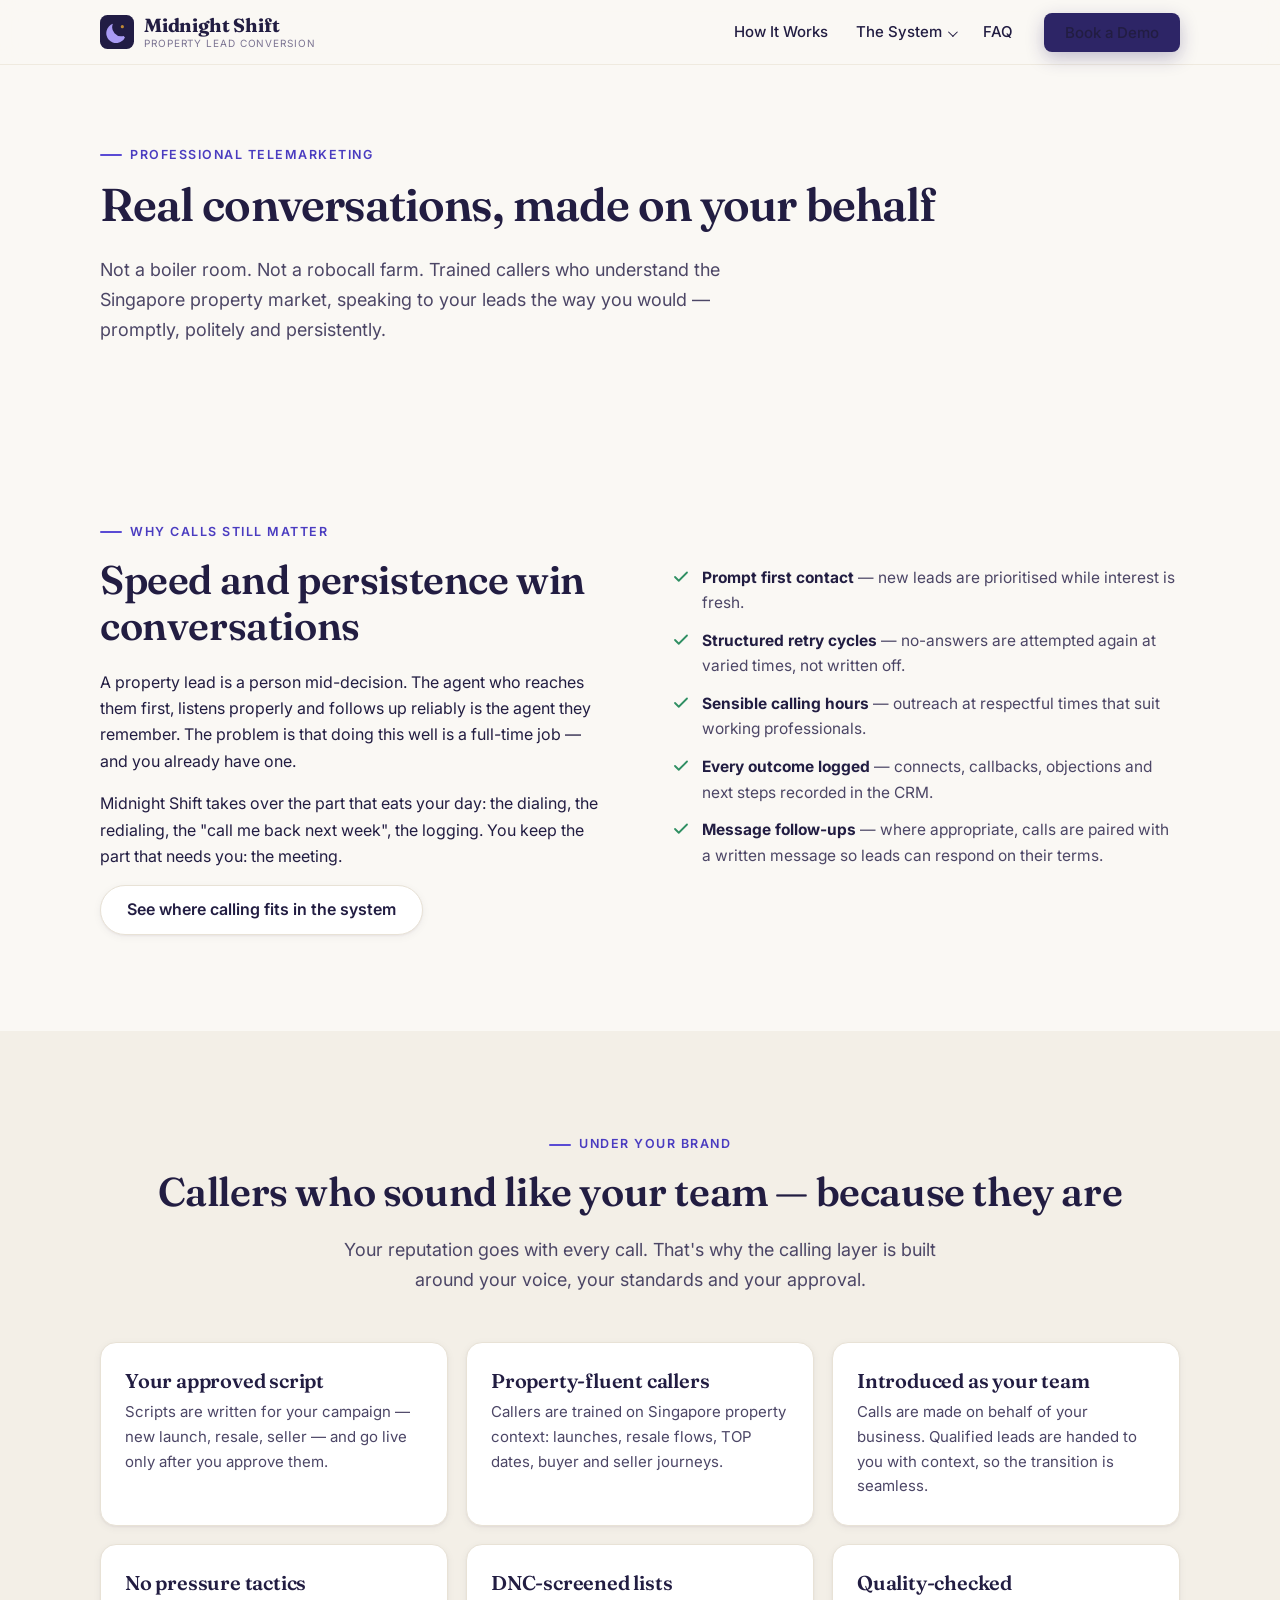
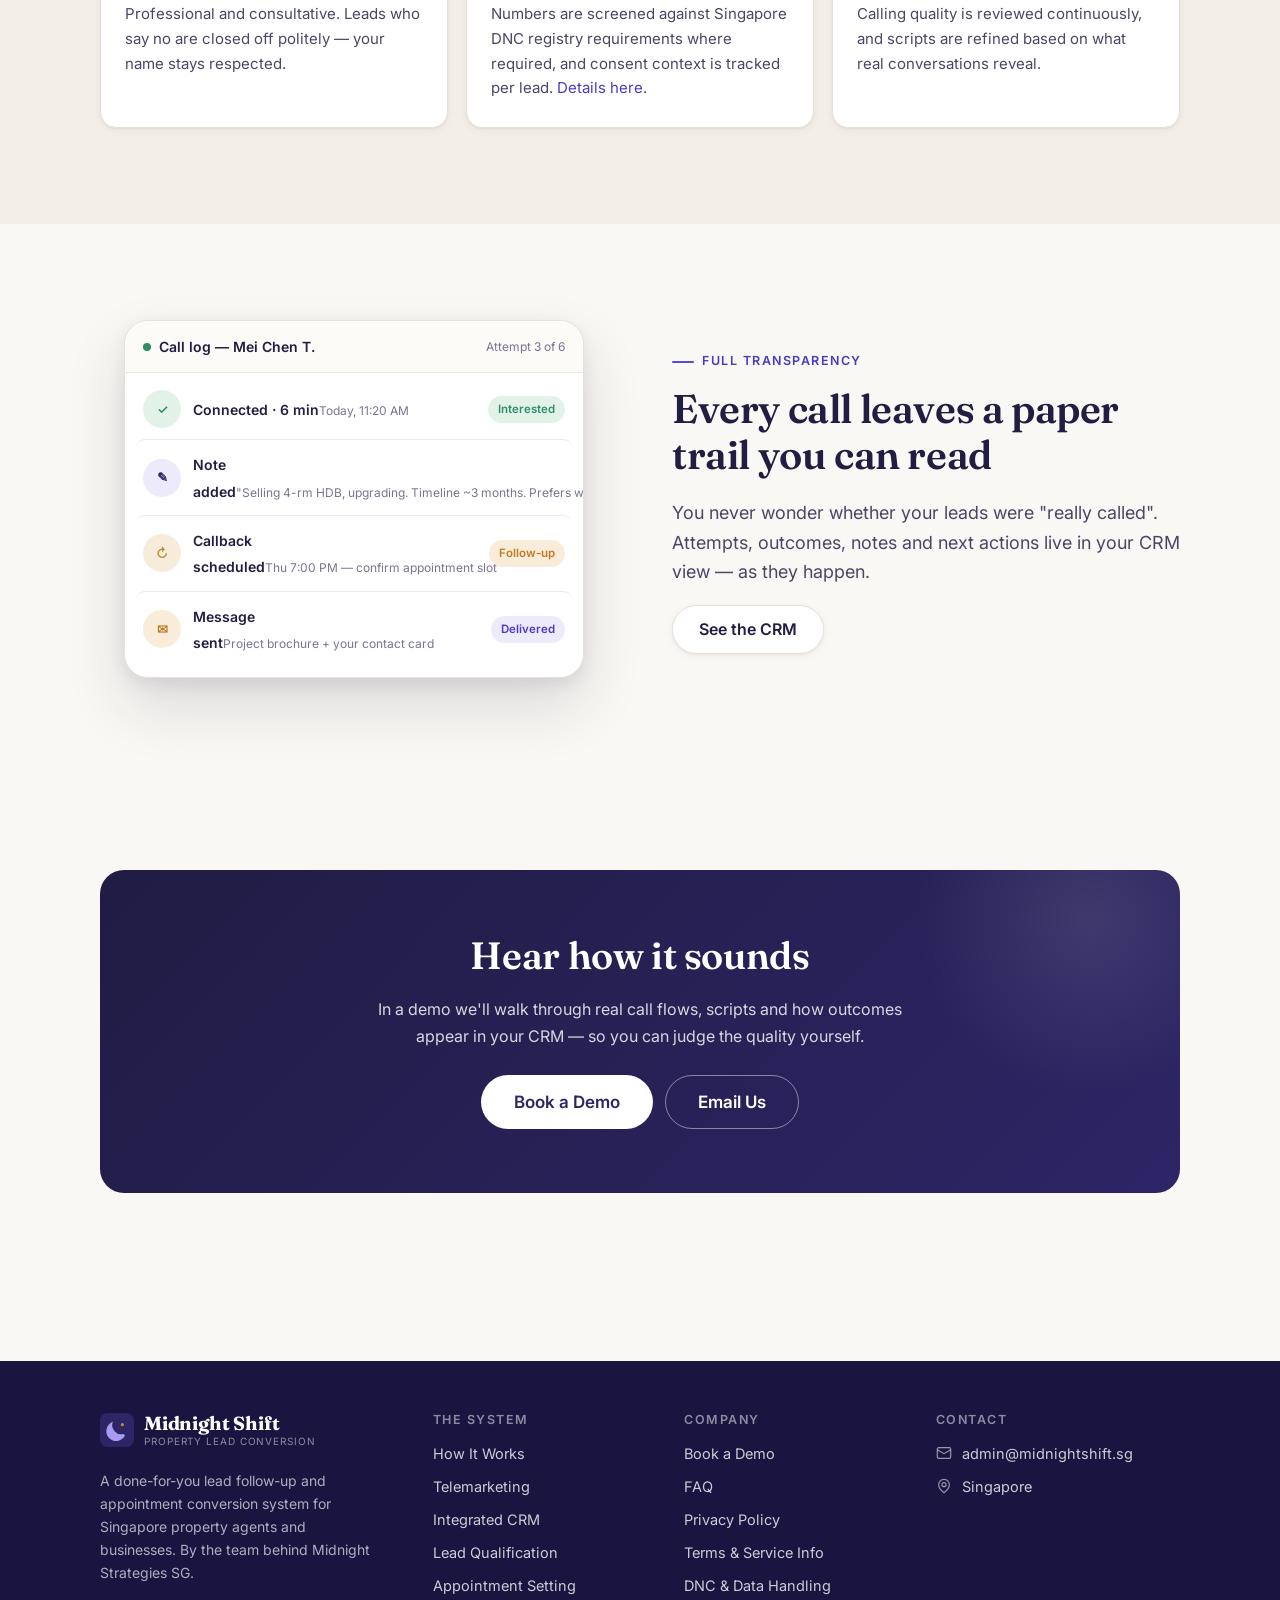
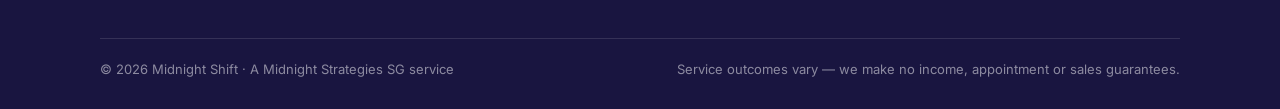
<file: telemarketing.html>
<!DOCTYPE html>
<html lang="en-SG">
<head>
<meta charset="utf-8">
<meta name="viewport" content="width=device-width, initial-scale=1">
<title>Professional Telemarketing for Property Agents — Midnight Shift</title>
<meta name="description" content="Done-for-you telemarketing for Singapore property agents: property-fluent callers, your approved scripts, structured follow-up cycles and DNC-screened, PDPA-aware calling.">
<link rel="canonical" href="https://midnightshift.sg/telemarketing.html">
<meta property="og:type" content="website">
<meta property="og:title" content="Professional Telemarketing — Midnight Shift">
<meta property="og:description" content="Property-fluent callers working your leads under your brand — with every call logged and visible to you.">
<meta property="og:url" content="https://midnightshift.sg/telemarketing.html">
<link rel="icon" type="image/svg+xml" href="assets/favicon.svg">
<link rel="preconnect" href="https://fonts.googleapis.com">
<link rel="preconnect" href="https://fonts.gstatic.com" crossorigin>
<link href="https://fonts.googleapis.com/css2?family=Fraunces:ital,opsz,wght@0,9..144,500..700;1,9..144,400..600&family=Inter:wght@400;500;600;700&display=swap" rel="stylesheet">
<link rel="stylesheet" href="assets/css/styles.css">
</head>
<body>
<a class="skip-link" href="#main">Skip to content</a>

<header class="site-header">
  <div class="container site-header__inner">
    <a class="brand" href="index.html">
      <svg class="brand__mark" viewBox="0 0 64 64" aria-hidden="true"><rect width="64" height="64" rx="14" fill="#211c44"/><path d="M44.5 39.5A17 17 0 0 1 24.3 16.7 18.5 18.5 0 1 0 47 42.2a17 17 0 0 1-2.5-2.7z" fill="#a99bf5"/><circle cx="42" cy="22" r="3" fill="#c08a35"/></svg>
      <span class="brand__text"><span class="brand__name">Midnight Shift</span><span class="brand__sub">Property Lead Conversion</span></span>
    </a>
    <button class="nav-toggle" aria-expanded="false" aria-controls="site-nav" aria-label="Open menu"><span></span><span></span><span></span></button>
    <nav class="site-nav" id="site-nav" aria-label="Main navigation">
      <ul>
        <li><a href="how-it-works.html">How It Works</a></li>
        <li class="nav-dropdown">
          <span class="site-nav__group-label">The System</span>
          <a class="nav-dropdown__parent" href="how-it-works.html">The System</a>
          <div class="nav-dropdown__menu">
            <a href="telemarketing.html" aria-current="page">Telemarketing</a>
            <a href="crm.html">Integrated CRM</a>
            <a href="lead-qualification.html">Lead Qualification</a>
            <a href="appointment-setting.html">Appointment Setting</a>
          </div>
        </li>
        <li><a href="faq.html">FAQ</a></li>
      </ul>
      <div class="site-nav__cta">
        <a class="btn btn--primary" href="book-demo.html">Book a Demo</a>
      </div>
    </nav>
  </div>
</header>

<main id="main">

  <section class="page-hero">
    <div class="container">
      <span class="eyebrow">Professional telemarketing</span>
      <h1>Real conversations, made on your behalf</h1>
      <p class="lede">Not a boiler room. Not a robocall farm. Trained callers who understand the Singapore property market, speaking to your leads the way you would — promptly, politely and persistently.</p>
    </div>
  </section>

  <section class="section section--tight">
    <div class="container">
      <div class="split">
        <div>
          <span class="eyebrow">Why calls still matter</span>
          <h2 class="section-title">Speed and persistence win conversations</h2>
          <p>A property lead is a person mid-decision. The agent who reaches them first, listens properly and follows up reliably is the agent they remember. The problem is that doing this well is a full-time job — and you already have one.</p>
          <p>Midnight Shift takes over the part that eats your day: the dialing, the redialing, the "call me back next week", the logging. You keep the part that needs you: the meeting.</p>
          <a class="btn btn--secondary" href="how-it-works.html">See where calling fits in the system</a>
        </div>
        <ul class="checklist reveal">
          <li><svg width="18" height="18" viewBox="0 0 24 24" fill="none" stroke="currentColor" stroke-width="2.4" stroke-linecap="round" stroke-linejoin="round" aria-hidden="true"><path d="M20 6 9 17l-5-5"/></svg><span><b>Prompt first contact</b> — new leads are prioritised while interest is fresh.</span></li>
          <li><svg width="18" height="18" viewBox="0 0 24 24" fill="none" stroke="currentColor" stroke-width="2.4" stroke-linecap="round" stroke-linejoin="round" aria-hidden="true"><path d="M20 6 9 17l-5-5"/></svg><span><b>Structured retry cycles</b> — no-answers are attempted again at varied times, not written off.</span></li>
          <li><svg width="18" height="18" viewBox="0 0 24 24" fill="none" stroke="currentColor" stroke-width="2.4" stroke-linecap="round" stroke-linejoin="round" aria-hidden="true"><path d="M20 6 9 17l-5-5"/></svg><span><b>Sensible calling hours</b> — outreach at respectful times that suit working professionals.</span></li>
          <li><svg width="18" height="18" viewBox="0 0 24 24" fill="none" stroke="currentColor" stroke-width="2.4" stroke-linecap="round" stroke-linejoin="round" aria-hidden="true"><path d="M20 6 9 17l-5-5"/></svg><span><b>Every outcome logged</b> — connects, callbacks, objections and next steps recorded in the CRM.</span></li>
          <li><svg width="18" height="18" viewBox="0 0 24 24" fill="none" stroke="currentColor" stroke-width="2.4" stroke-linecap="round" stroke-linejoin="round" aria-hidden="true"><path d="M20 6 9 17l-5-5"/></svg><span><b>Message follow-ups</b> — where appropriate, calls are paired with a written message so leads can respond on their terms.</span></li>
        </ul>
      </div>
    </div>
  </section>

  <section class="section section--alt">
    <div class="container">
      <div class="section-head center">
        <span class="eyebrow">Under your brand</span>
        <h2 class="section-title">Callers who sound like your team — because they are</h2>
        <p class="lede section-kicker">Your reputation goes with every call. That's why the calling layer is built around your voice, your standards and your approval.</p>
      </div>
      <div class="card-grid card-grid--3">
        <div class="card reveal"><h3>Your approved script</h3><p>Scripts are written for your campaign — new launch, resale, seller — and go live only after you approve them.</p></div>
        <div class="card reveal"><h3>Property-fluent callers</h3><p>Callers are trained on Singapore property context: launches, resale flows, TOP dates, buyer and seller journeys.</p></div>
        <div class="card reveal"><h3>Introduced as your team</h3><p>Calls are made on behalf of your business. Qualified leads are handed to you with context, so the transition is seamless.</p></div>
        <div class="card reveal"><h3>No pressure tactics</h3><p>Professional and consultative. Leads who say no are closed off politely — your name stays respected.</p></div>
        <div class="card reveal"><h3>DNC-screened lists</h3><p>Numbers are screened against Singapore DNC registry requirements where required, and consent context is tracked per lead. <a href="data-handling.html">Details here</a>.</p></div>
        <div class="card reveal"><h3>Quality-checked</h3><p>Calling quality is reviewed continuously, and scripts are refined based on what real conversations reveal.</p></div>
      </div>
    </div>
  </section>

  <section class="section">
    <div class="container">
      <div class="split split--flip">
        <div class="split__media">
          <div class="crm-mock reveal" role="img" aria-label="Illustration of a logged call outcome in the CRM">
            <div class="crm-mock__bar">
              <span class="crm-mock__title"><span class="dot"></span>Call log — Mei Chen T.</span>
              <span class="crm-mock__date">Attempt 3 of 6</span>
            </div>
            <div class="crm-mock__list">
              <div class="lead-row"><span class="lead-row__avatar lead-row__avatar--c">✓</span><span class="lead-row__body"><span class="lead-row__name">Connected · 6 min</span><span class="lead-row__meta">Today, 11:20 AM</span></span><span class="chip chip--green">Interested</span></div>
              <div class="lead-row"><span class="lead-row__avatar">✎</span><span class="lead-row__body"><span class="lead-row__name">Note added</span><span class="lead-row__meta">"Selling 4-rm HDB, upgrading. Timeline ~3 months. Prefers weekend viewing."</span></span></div>
              <div class="lead-row"><span class="lead-row__avatar lead-row__avatar--b">↻</span><span class="lead-row__body"><span class="lead-row__name">Callback scheduled</span><span class="lead-row__meta">Thu 7:00 PM — confirm appointment slot</span></span><span class="chip chip--amber">Follow-up</span></div>
              <div class="lead-row"><span class="lead-row__avatar lead-row__avatar--d">✉</span><span class="lead-row__body"><span class="lead-row__name">Message sent</span><span class="lead-row__meta">Project brochure + your contact card</span></span><span class="chip chip--purple">Delivered</span></div>
            </div>
          </div>
        </div>
        <div>
          <span class="eyebrow">Full transparency</span>
          <h2 class="section-title">Every call leaves a paper trail you can read</h2>
          <p class="lede">You never wonder whether your leads were "really called". Attempts, outcomes, notes and next actions live in your CRM view — as they happen.</p>
          <a class="btn btn--secondary" href="crm.html">See the CRM</a>
        </div>
      </div>
    </div>
  </section>

  <section class="section">
    <div class="container">
      <div class="cta-band reveal">
        <h2>Hear how it sounds</h2>
        <p>In a demo we'll walk through real call flows, scripts and how outcomes appear in your CRM — so you can judge the quality yourself.</p>
        <div class="cta-band__actions">
          <a class="btn btn--light btn--lg" href="book-demo.html">Book a Demo</a>
          <a class="btn btn--outline-light btn--lg" href="mailto:admin@midnightshift.sg?subject=Midnight%20Shift%20enquiry">Email Us</a>
        </div>
      </div>
    </div>
  </section>

</main>

<div class="sticky-cta">
  <a class="btn btn--primary" href="book-demo.html">Book a Demo</a>
</div>

<footer class="site-footer">
  <div class="container">
    <div class="site-footer__main">
      <div>
        <a class="brand" href="index.html">
          <svg class="brand__mark" viewBox="0 0 64 64" aria-hidden="true"><rect width="64" height="64" rx="14" fill="#2d2566"/><path d="M44.5 39.5A17 17 0 0 1 24.3 16.7 18.5 18.5 0 1 0 47 42.2a17 17 0 0 1-2.5-2.7z" fill="#a99bf5"/><circle cx="42" cy="22" r="3" fill="#c08a35"/></svg>
          <span class="brand__text"><span class="brand__name">Midnight Shift</span><span class="brand__sub">Property Lead Conversion</span></span>
        </a>
        <p class="site-footer__blurb">A done-for-you lead follow-up and appointment conversion system for Singapore property agents and businesses. By the team behind Midnight Strategies SG.</p>
      </div>
      <div>
        <h4>The System</h4>
        <ul>
          <li><a href="how-it-works.html">How It Works</a></li>
          <li><a href="telemarketing.html">Telemarketing</a></li>
          <li><a href="crm.html">Integrated CRM</a></li>
          <li><a href="lead-qualification.html">Lead Qualification</a></li>
          <li><a href="appointment-setting.html">Appointment Setting</a></li>
        </ul>
      </div>
      <div>
        <h4>Company</h4>
        <ul>
          <li><a href="book-demo.html">Book a Demo</a></li>
          <li><a href="faq.html">FAQ</a></li>
          <li><a href="privacy-policy.html">Privacy Policy</a></li>
          <li><a href="terms.html">Terms &amp; Service Info</a></li>
          <li><a href="data-handling.html">DNC &amp; Data Handling</a></li>
        </ul>
      </div>
      <div>
        <h4>Contact</h4>
        <ul class="footer-contact">
          <li><svg width="16" height="16" viewBox="0 0 24 24" fill="none" stroke="currentColor" stroke-width="1.8" aria-hidden="true"><rect x="2" y="4" width="20" height="16" rx="2"/><path d="m2 7 10 6L22 7"/></svg><a href="mailto:admin@midnightshift.sg">admin@midnightshift.sg</a></li>
          <li><svg width="16" height="16" viewBox="0 0 24 24" fill="none" stroke="currentColor" stroke-width="1.8" aria-hidden="true"><path d="M20 10c0 6-8 12-8 12S4 16 4 10a8 8 0 1 1 16 0z"/><circle cx="12" cy="10" r="3"/></svg><span>Singapore</span></li>
        </ul>
      </div>
    </div>
    <div class="site-footer__bottom">
      <span>© <span data-year>2026</span> Midnight Shift · A Midnight Strategies SG service</span>
      <span>Service outcomes vary — we make no income, appointment or sales guarantees.</span>
    </div>
  </div>
</footer>

<script src="assets/js/main.js" defer></script>
</body>
</html>
</file>
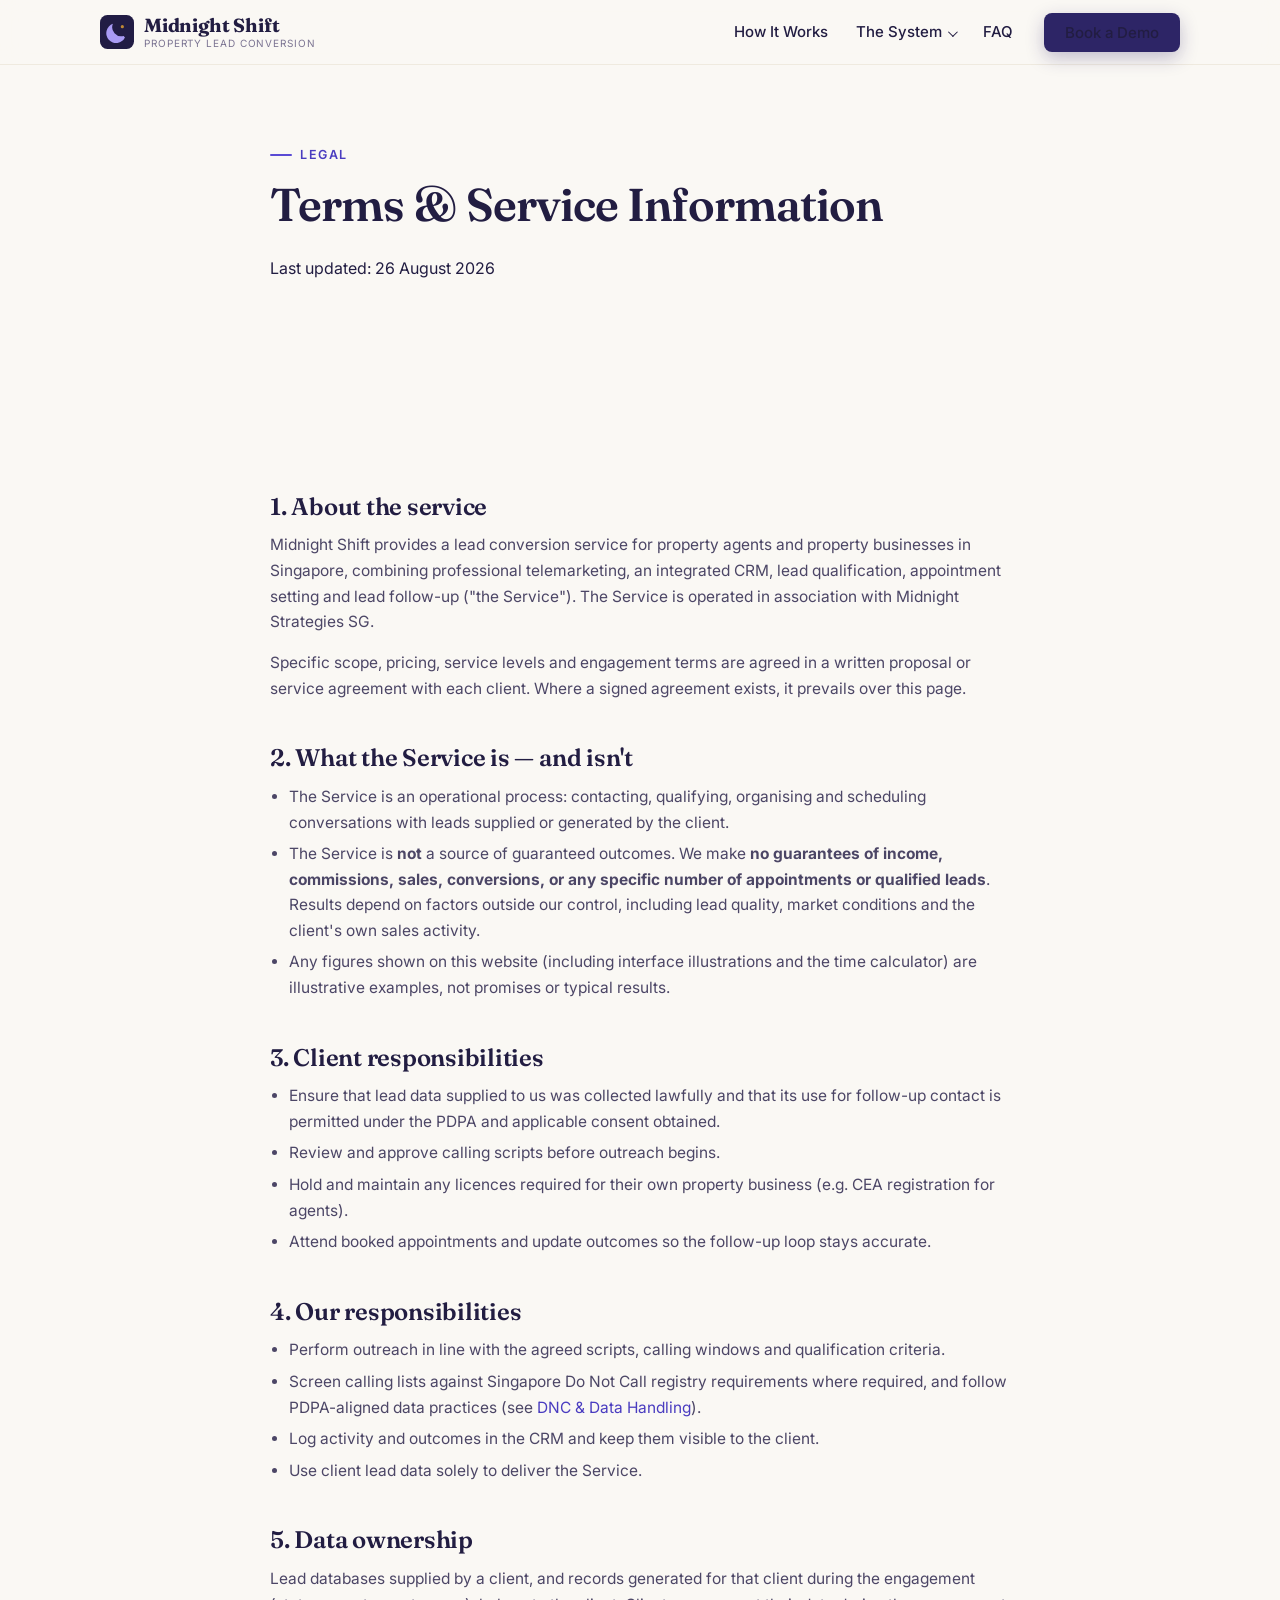
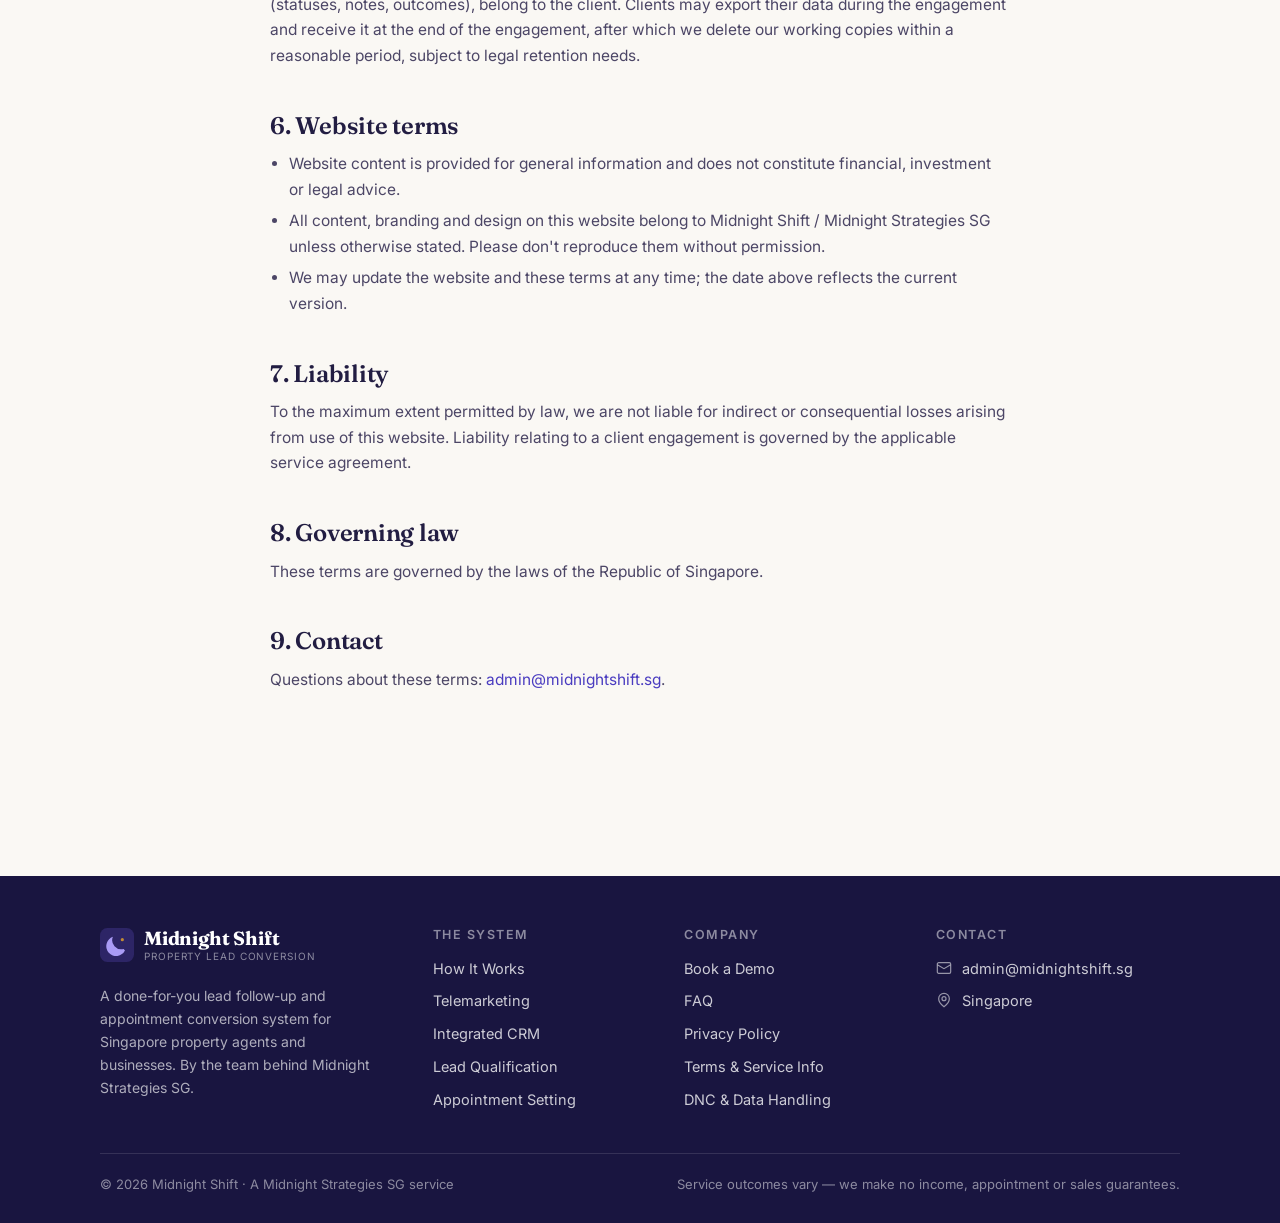
<file: terms.html>
<!DOCTYPE html>
<html lang="en-SG">
<head>
<meta charset="utf-8">
<meta name="viewport" content="width=device-width, initial-scale=1">
<title>Terms &amp; Service Information — Midnight Shift</title>
<meta name="description" content="Service information and website terms for Midnight Shift: what the service includes, client responsibilities, and our no-guarantee policy on outcomes.">
<link rel="canonical" href="https://midnightshift.sg/terms.html">
<meta name="robots" content="noindex, follow">
<link rel="icon" type="image/svg+xml" href="assets/favicon.svg">
<link rel="preconnect" href="https://fonts.googleapis.com">
<link rel="preconnect" href="https://fonts.gstatic.com" crossorigin>
<link href="https://fonts.googleapis.com/css2?family=Fraunces:ital,opsz,wght@0,9..144,500..700;1,9..144,400..600&family=Inter:wght@400;500;600;700&display=swap" rel="stylesheet">
<link rel="stylesheet" href="assets/css/styles.css">
</head>
<body>
<a class="skip-link" href="#main">Skip to content</a>

<header class="site-header">
  <div class="container site-header__inner">
    <a class="brand" href="index.html">
      <svg class="brand__mark" viewBox="0 0 64 64" aria-hidden="true"><rect width="64" height="64" rx="14" fill="#211c44"/><path d="M44.5 39.5A17 17 0 0 1 24.3 16.7 18.5 18.5 0 1 0 47 42.2a17 17 0 0 1-2.5-2.7z" fill="#a99bf5"/><circle cx="42" cy="22" r="3" fill="#c08a35"/></svg>
      <span class="brand__text"><span class="brand__name">Midnight Shift</span><span class="brand__sub">Property Lead Conversion</span></span>
    </a>
    <button class="nav-toggle" aria-expanded="false" aria-controls="site-nav" aria-label="Open menu"><span></span><span></span><span></span></button>
    <nav class="site-nav" id="site-nav" aria-label="Main navigation">
      <ul>
        <li><a href="how-it-works.html">How It Works</a></li>
        <li class="nav-dropdown">
          <span class="site-nav__group-label">The System</span>
          <a class="nav-dropdown__parent" href="how-it-works.html">The System</a>
          <div class="nav-dropdown__menu">
            <a href="telemarketing.html">Telemarketing</a>
            <a href="crm.html">Integrated CRM</a>
            <a href="lead-qualification.html">Lead Qualification</a>
            <a href="appointment-setting.html">Appointment Setting</a>
          </div>
        </li>
        <li><a href="faq.html">FAQ</a></li>
      </ul>
      <div class="site-nav__cta">
        <a class="btn btn--primary" href="book-demo.html">Book a Demo</a>
      </div>
    </nav>
  </div>
</header>

<main id="main">
  <section class="page-hero">
    <div class="container container--narrow">
      <span class="eyebrow">Legal</span>
      <h1>Terms &amp; Service Information</h1>
      <p class="updated">Last updated: 26 August 2026</p>
    </div>
  </section>

  <section class="section section--tight">
    <div class="container container--narrow prose">
      <h2>1. About the service</h2>
      <p>Midnight Shift provides a lead conversion service for property agents and property businesses in Singapore, combining professional telemarketing, an integrated CRM, lead qualification, appointment setting and lead follow-up ("the Service"). The Service is operated in association with Midnight Strategies SG.</p>
      <p>Specific scope, pricing, service levels and engagement terms are agreed in a written proposal or service agreement with each client. Where a signed agreement exists, it prevails over this page.</p>

      <h2>2. What the Service is — and isn't</h2>
      <ul>
        <li>The Service is an operational process: contacting, qualifying, organising and scheduling conversations with leads supplied or generated by the client.</li>
        <li>The Service is <b>not</b> a source of guaranteed outcomes. We make <b>no guarantees of income, commissions, sales, conversions, or any specific number of appointments or qualified leads</b>. Results depend on factors outside our control, including lead quality, market conditions and the client's own sales activity.</li>
        <li>Any figures shown on this website (including interface illustrations and the time calculator) are illustrative examples, not promises or typical results.</li>
      </ul>

      <h2>3. Client responsibilities</h2>
      <ul>
        <li>Ensure that lead data supplied to us was collected lawfully and that its use for follow-up contact is permitted under the PDPA and applicable consent obtained.</li>
        <li>Review and approve calling scripts before outreach begins.</li>
        <li>Hold and maintain any licences required for their own property business (e.g. CEA registration for agents).</li>
        <li>Attend booked appointments and update outcomes so the follow-up loop stays accurate.</li>
      </ul>

      <h2>4. Our responsibilities</h2>
      <ul>
        <li>Perform outreach in line with the agreed scripts, calling windows and qualification criteria.</li>
        <li>Screen calling lists against Singapore Do Not Call registry requirements where required, and follow PDPA-aligned data practices (see <a href="data-handling.html">DNC &amp; Data Handling</a>).</li>
        <li>Log activity and outcomes in the CRM and keep them visible to the client.</li>
        <li>Use client lead data solely to deliver the Service.</li>
      </ul>

      <h2>5. Data ownership</h2>
      <p>Lead databases supplied by a client, and records generated for that client during the engagement (statuses, notes, outcomes), belong to the client. Clients may export their data during the engagement and receive it at the end of the engagement, after which we delete our working copies within a reasonable period, subject to legal retention needs.</p>

      <h2>6. Website terms</h2>
      <ul>
        <li>Website content is provided for general information and does not constitute financial, investment or legal advice.</li>
        <li>All content, branding and design on this website belong to Midnight Shift / Midnight Strategies SG unless otherwise stated. Please don't reproduce them without permission.</li>
        <li>We may update the website and these terms at any time; the date above reflects the current version.</li>
      </ul>

      <h2>7. Liability</h2>
      <p>To the maximum extent permitted by law, we are not liable for indirect or consequential losses arising from use of this website. Liability relating to a client engagement is governed by the applicable service agreement.</p>

      <h2>8. Governing law</h2>
      <p>These terms are governed by the laws of the Republic of Singapore.</p>

      <h2>9. Contact</h2>
      <p>Questions about these terms: <a href="mailto:admin@midnightshift.sg">admin@midnightshift.sg</a>.</p>
    </div>
  </section>
</main>

<footer class="site-footer">
  <div class="container">
    <div class="site-footer__main">
      <div>
        <a class="brand" href="index.html">
          <svg class="brand__mark" viewBox="0 0 64 64" aria-hidden="true"><rect width="64" height="64" rx="14" fill="#2d2566"/><path d="M44.5 39.5A17 17 0 0 1 24.3 16.7 18.5 18.5 0 1 0 47 42.2a17 17 0 0 1-2.5-2.7z" fill="#a99bf5"/><circle cx="42" cy="22" r="3" fill="#c08a35"/></svg>
          <span class="brand__text"><span class="brand__name">Midnight Shift</span><span class="brand__sub">Property Lead Conversion</span></span>
        </a>
        <p class="site-footer__blurb">A done-for-you lead follow-up and appointment conversion system for Singapore property agents and businesses. By the team behind Midnight Strategies SG.</p>
      </div>
      <div>
        <h4>The System</h4>
        <ul>
          <li><a href="how-it-works.html">How It Works</a></li>
          <li><a href="telemarketing.html">Telemarketing</a></li>
          <li><a href="crm.html">Integrated CRM</a></li>
          <li><a href="lead-qualification.html">Lead Qualification</a></li>
          <li><a href="appointment-setting.html">Appointment Setting</a></li>
        </ul>
      </div>
      <div>
        <h4>Company</h4>
        <ul>
          <li><a href="book-demo.html">Book a Demo</a></li>
          <li><a href="faq.html">FAQ</a></li>
          <li><a href="privacy-policy.html">Privacy Policy</a></li>
          <li><a href="terms.html">Terms &amp; Service Info</a></li>
          <li><a href="data-handling.html">DNC &amp; Data Handling</a></li>
        </ul>
      </div>
      <div>
        <h4>Contact</h4>
        <ul class="footer-contact">
          <li><svg width="16" height="16" viewBox="0 0 24 24" fill="none" stroke="currentColor" stroke-width="1.8" aria-hidden="true"><rect x="2" y="4" width="20" height="16" rx="2"/><path d="m2 7 10 6L22 7"/></svg><a href="mailto:admin@midnightshift.sg">admin@midnightshift.sg</a></li>
          <li><svg width="16" height="16" viewBox="0 0 24 24" fill="none" stroke="currentColor" stroke-width="1.8" aria-hidden="true"><path d="M20 10c0 6-8 12-8 12S4 16 4 10a8 8 0 1 1 16 0z"/><circle cx="12" cy="10" r="3"/></svg><span>Singapore</span></li>
        </ul>
      </div>
    </div>
    <div class="site-footer__bottom">
      <span>© <span data-year>2026</span> Midnight Shift · A Midnight Strategies SG service</span>
      <span>Service outcomes vary — we make no income, appointment or sales guarantees.</span>
    </div>
  </div>
</footer>

<script src="assets/js/main.js" defer></script>
</body>
</html>
</file>
<file: assets/css/styles.css>
/* ==========================================================================
   Midnight Shift — Property Lead Conversion System
   Design system: warm neutrals, midnight ink, subtle purple accents.
   Mobile-first.
   ========================================================================== */

:root {
  /* Color */
  --bg: #faf8f4;
  --bg-alt: #f3efe7;
  --bg-deep: #211c44;
  --bg-deep-2: #191540;
  --surface: #ffffff;
  --ink: #221d42;
  --ink-soft: #4c4666;
  --muted: #7b7492;
  --line: #e8e2d6;
  --line-soft: #efeadf;
  --accent: #5a4bd4;
  --accent-strong: #4a3cc0;
  --accent-deep: #2d2566;
  --accent-soft: #edeafb;
  --accent-soft-2: #e3dff8;
  --gold: #c08a35;
  --gold-soft: #f7ecd9;
  --green: #2f8f63;
  --green-soft: #e2f2e9;
  --amber: #c07a25;
  --amber-soft: #f9edd9;
  --red: #bb5045;
  --red-soft: #f8e6e3;

  /* Type */
  --font-display: "Fraunces", Georgia, "Times New Roman", serif;
  --font-body: "Inter", -apple-system, "Segoe UI", Roboto, Helvetica, Arial, sans-serif;

  /* Shape */
  --radius-sm: 10px;
  --radius: 16px;
  --radius-lg: 24px;
  --shadow-sm: 0 1px 2px rgba(34, 29, 66, 0.05), 0 2px 8px rgba(34, 29, 66, 0.05);
  --shadow: 0 2px 6px rgba(34, 29, 66, 0.05), 0 14px 34px rgba(34, 29, 66, 0.09);
  --shadow-lg: 0 6px 16px rgba(34, 29, 66, 0.08), 0 28px 60px rgba(34, 29, 66, 0.14);

  /* Layout */
  --container: 1120px;
  --gutter: 20px;
  --header-h: 64px;
}

/* ---------- Reset ---------- */
*, *::before, *::after { box-sizing: border-box; }
html { scroll-behavior: smooth; -webkit-text-size-adjust: 100%; }
body {
  margin: 0;
  font-family: var(--font-body);
  font-size: 16px;
  line-height: 1.65;
  color: var(--ink);
  background: var(--bg);
  -webkit-font-smoothing: antialiased;
}
img, svg { max-width: 100%; display: block; }
a { color: var(--accent-strong); text-decoration: none; }
a:hover { text-decoration: underline; }
h1, h2, h3, h4 { font-family: var(--font-display); font-weight: 600; line-height: 1.15; margin: 0 0 0.5em; letter-spacing: -0.01em; }
p { margin: 0 0 1em; }
ul, ol { margin: 0 0 1em; padding-left: 1.2em; }
button { font-family: inherit; }
:focus-visible { outline: 3px solid var(--accent); outline-offset: 2px; border-radius: 4px; }

.container { max-width: var(--container); margin: 0 auto; padding: 0 var(--gutter); }
.container--narrow { max-width: 780px; }

.visually-hidden {
  position: absolute; width: 1px; height: 1px; margin: -1px; padding: 0;
  overflow: hidden; clip: rect(0 0 0 0); white-space: nowrap; border: 0;
}
.skip-link {
  position: absolute; left: -9999px; top: 0; z-index: 200;
  background: var(--ink); color: #fff; padding: 10px 16px; border-radius: 0 0 8px 0;
}
.skip-link:focus { left: 0; }

/* ---------- Typography helpers ---------- */
.eyebrow {
  display: inline-flex; align-items: center; gap: 8px;
  font-size: 12.5px; font-weight: 600; letter-spacing: 0.12em; text-transform: uppercase;
  color: var(--accent-strong); margin-bottom: 14px;
}
.eyebrow::before { content: ""; width: 22px; height: 2px; background: var(--accent); border-radius: 2px; }
.lede { font-size: 18px; color: var(--ink-soft); }
.section-title { font-size: clamp(27px, 5.4vw, 40px); }
.section-kicker { max-width: 640px; }
.text-muted { color: var(--muted); }
.fineprint { font-size: 13px; color: var(--muted); }

/* ---------- Buttons ---------- */
.btn {
  display: inline-flex; align-items: center; justify-content: center; gap: 9px;
  padding: 14px 26px; border-radius: 999px; border: 1.5px solid transparent;
  font-weight: 600; font-size: 16px; line-height: 1.2; cursor: pointer;
  text-decoration: none; transition: transform 0.15s ease, box-shadow 0.15s ease, background 0.15s ease, color 0.15s ease;
  white-space: nowrap;
}
.btn:hover { text-decoration: none; transform: translateY(-1px); }
.btn:active { transform: translateY(0); }
.btn--primary { background: var(--accent-deep); color: #fff; box-shadow: 0 6px 18px rgba(45, 37, 102, 0.28); }
.btn--primary:hover { background: var(--accent-strong); color: #fff; box-shadow: 0 10px 24px rgba(74, 60, 192, 0.32); }
.btn--secondary { background: var(--surface); color: var(--ink); border-color: var(--line); box-shadow: var(--shadow-sm); }
.btn--secondary:hover { border-color: var(--accent); color: var(--accent-strong); }
.btn--ghost { background: transparent; color: var(--ink); border-color: transparent; padding-inline: 16px; }
.btn--ghost:hover { color: var(--accent-strong); }
.btn--light { background: #fff; color: var(--accent-deep); }
.btn--light:hover { background: var(--accent-soft); color: var(--accent-deep); }
.btn--outline-light { background: transparent; color: #fff; border-color: rgba(255, 255, 255, 0.45); }
.btn--outline-light:hover { border-color: #fff; color: #fff; }
.btn--lg { padding: 16px 32px; font-size: 17px; }
.btn--block { width: 100%; }
.btn svg { flex: 0 0 auto; }

/* ---------- Header ---------- */
.site-header {
  position: sticky; top: 0; z-index: 100;
  background: rgba(250, 248, 244, 0.92);
  backdrop-filter: blur(12px); -webkit-backdrop-filter: blur(12px);
  border-bottom: 1px solid var(--line-soft);
}
.site-header__inner {
  display: flex; align-items: center; justify-content: space-between;
  height: var(--header-h); gap: 16px;
}
.brand { display: inline-flex; align-items: center; gap: 10px; text-decoration: none; color: var(--ink); }
.brand:hover { text-decoration: none; }
.brand__mark { width: 34px; height: 34px; flex: 0 0 auto; }
.brand__text { line-height: 1.05; }
.brand__name { font-family: var(--font-display); font-weight: 700; font-size: 19px; letter-spacing: -0.01em; display: block; }
.brand__sub { font-size: 10px; letter-spacing: 0.09em; text-transform: uppercase; color: var(--muted); display: block; margin-top: 2px; }

.nav-toggle {
  display: inline-flex; flex-direction: column; justify-content: center; gap: 5px;
  width: 44px; height: 44px; padding: 10px; background: none; border: 0; cursor: pointer;
}
.nav-toggle span { display: block; height: 2px; background: var(--ink); border-radius: 2px; transition: transform 0.2s ease, opacity 0.2s ease; }
.nav-toggle[aria-expanded="true"] span:nth-child(1) { transform: translateY(7px) rotate(45deg); }
.nav-toggle[aria-expanded="true"] span:nth-child(2) { opacity: 0; }
.nav-toggle[aria-expanded="true"] span:nth-child(3) { transform: translateY(-7px) rotate(-45deg); }

.site-nav {
  display: none;
  position: fixed; inset: var(--header-h) 0 0 0; z-index: 99;
  background: var(--bg); overflow-y: auto; padding: 24px var(--gutter) 40px;
}
.site-nav.is-open { display: block; }
.site-nav ul { list-style: none; margin: 0; padding: 0; }
.site-nav a { display: block; padding: 13px 4px; color: var(--ink); font-weight: 500; font-size: 17px; border-bottom: 1px solid var(--line-soft); }
.site-nav a:hover { color: var(--accent-strong); text-decoration: none; }
.site-nav a[aria-current="page"] { color: var(--accent-strong); font-weight: 600; }
.site-nav__group-label {
  display: block; padding: 18px 4px 6px; font-size: 12px; font-weight: 600;
  letter-spacing: 0.12em; text-transform: uppercase; color: var(--muted);
}
.nav-dropdown__parent { display: none; }
.site-nav__cta { margin-top: 24px; display: grid; gap: 12px; }
.site-nav__cta .btn { width: 100%; }

@media (min-width: 900px) {
  .nav-toggle { display: none; }
  .site-nav {
    display: flex; position: static; inset: auto; background: none; overflow: visible; padding: 0;
    align-items: center; gap: 6px;
  }
  .site-nav ul { display: flex; align-items: center; gap: 2px; }
  .site-nav a { border-bottom: 0; padding: 8px 13px; font-size: 15px; border-radius: 8px; }
  .site-nav a:hover { background: var(--bg-alt); }
  .site-nav__group-label { display: none; }
  .site-nav__cta { margin: 0 0 0 12px; display: flex; gap: 10px; }
  .site-nav__cta .btn { width: auto; padding: 10px 20px; font-size: 15px; }
  .nav-dropdown { position: relative; }
  .nav-dropdown__parent { display: block; }
  .nav-dropdown > a::after {
    content: ""; display: inline-block; margin-left: 6px; width: 7px; height: 7px;
    border-right: 1.5px solid currentColor; border-bottom: 1.5px solid currentColor;
    transform: rotate(45deg) translateY(-2px);
  }
  .nav-dropdown__menu {
    display: none; position: absolute; top: calc(100% + 6px); left: 0; min-width: 240px;
    background: var(--surface); border: 1px solid var(--line); border-radius: var(--radius-sm);
    box-shadow: var(--shadow); padding: 8px; z-index: 110;
  }
  .nav-dropdown:hover .nav-dropdown__menu,
  .nav-dropdown:focus-within .nav-dropdown__menu { display: block; }
  .nav-dropdown__menu a { display: block; padding: 10px 12px; border-radius: 8px; }
}

/* ---------- Sticky mobile CTA ---------- */
.sticky-cta {
  position: fixed; left: 0; right: 0; bottom: 0; z-index: 90;
  display: flex; gap: 10px; padding: 10px var(--gutter) calc(10px + env(safe-area-inset-bottom));
  background: rgba(255, 255, 255, 0.96); backdrop-filter: blur(10px); -webkit-backdrop-filter: blur(10px);
  border-top: 1px solid var(--line);
  transform: translateY(110%); transition: transform 0.25s ease;
}
.sticky-cta.is-visible { transform: translateY(0); }
.sticky-cta .btn--primary { flex: 1; }
@media (min-width: 900px) { .sticky-cta { display: none; } }
body { padding-bottom: 0; }

/* ---------- Sections ---------- */
.section { padding: 64px 0; }
.section--alt { background: var(--bg-alt); }
.section--tight { padding: 44px 0; }
.section-head { margin-bottom: 36px; }
@media (min-width: 900px) {
  .section { padding: 96px 0; }
  .section-head { margin-bottom: 48px; }
}

/* ---------- Hero ---------- */
.hero { padding: 48px 0 56px; overflow: hidden; position: relative; }
.hero__grid { display: grid; gap: 40px; align-items: center; }
.hero h1 { font-size: clamp(33px, 7.5vw, 56px); letter-spacing: -0.02em; margin-bottom: 18px; }
.hero h1 em { font-style: italic; color: var(--accent-strong); }
.hero .lede { font-size: clamp(16.5px, 2.4vw, 19px); max-width: 540px; }
.hero__ctas { display: flex; flex-wrap: wrap; gap: 12px; margin: 26px 0 14px; }
.hero__note { font-size: 13.5px; color: var(--muted); display: flex; align-items: center; gap: 8px; }
.hero__note svg { color: var(--green); flex: 0 0 auto; }
@media (min-width: 900px) {
  .hero { padding: 76px 0 88px; }
  .hero__grid { grid-template-columns: 1.05fr 0.95fr; gap: 56px; }
}

/* Decorative warm glow */
.hero::before {
  content: ""; position: absolute; top: -220px; right: -180px; width: 560px; height: 560px;
  background: radial-gradient(circle, rgba(90, 75, 212, 0.10), rgba(90, 75, 212, 0) 65%);
  pointer-events: none;
}

/* ---------- CRM mock ---------- */
.crm-mock {
  background: var(--surface); border: 1px solid var(--line); border-radius: var(--radius-lg);
  box-shadow: var(--shadow-lg); overflow: hidden;
  max-width: 460px; margin: 0 auto; width: 100%;
}
.crm-mock__bar {
  display: flex; align-items: center; justify-content: space-between;
  padding: 14px 18px; border-bottom: 1px solid var(--line-soft); background: #fcfbf8;
}
.crm-mock__title { font-weight: 600; font-size: 14px; display: flex; align-items: center; gap: 8px; }
.crm-mock__title .dot { width: 8px; height: 8px; border-radius: 50%; background: var(--green); }
.crm-mock__date { font-size: 12px; color: var(--muted); }
.crm-mock__stats { display: grid; grid-template-columns: repeat(3, 1fr); border-bottom: 1px solid var(--line-soft); }
.crm-mock__stat { padding: 12px 8px; text-align: center; }
.crm-mock__stat + .crm-mock__stat { border-left: 1px solid var(--line-soft); }
.crm-mock__stat b { display: block; font-size: 19px; font-family: var(--font-display); }
.crm-mock__stat span { font-size: 11px; color: var(--muted); letter-spacing: 0.04em; text-transform: uppercase; }
.crm-mock__list { padding: 6px 10px 10px; }
.lead-row {
  display: flex; align-items: center; gap: 12px; padding: 11px 8px;
  border-radius: var(--radius-sm);
}
.lead-row + .lead-row { border-top: 1px solid var(--line-soft); }
.lead-row__avatar {
  width: 38px; height: 38px; border-radius: 50%; flex: 0 0 auto;
  display: flex; align-items: center; justify-content: center;
  font-weight: 600; font-size: 13px; color: var(--accent-deep); background: var(--accent-soft);
}
.lead-row__avatar--b { background: var(--gold-soft); color: var(--gold); }
.lead-row__avatar--c { background: var(--green-soft); color: var(--green); }
.lead-row__avatar--d { background: var(--amber-soft); color: var(--amber); }
.lead-row__body { min-width: 0; flex: 1; }
.lead-row__name { font-weight: 600; font-size: 14px; line-height: 1.3; }
.lead-row__meta { font-size: 12px; color: var(--muted); white-space: nowrap; overflow: hidden; text-overflow: ellipsis; }
.chip {
  display: inline-flex; align-items: center; gap: 5px; padding: 4px 10px;
  border-radius: 999px; font-size: 11.5px; font-weight: 600; white-space: nowrap; flex: 0 0 auto;
}
.chip--green { background: var(--green-soft); color: var(--green); }
.chip--purple { background: var(--accent-soft); color: var(--accent-strong); }
.chip--amber { background: var(--amber-soft); color: var(--amber); }
.chip--red { background: var(--red-soft); color: var(--red); }
.chip--grey { background: var(--bg-alt); color: var(--ink-soft); }

/* ---------- Cards ---------- */
.card-grid { display: grid; gap: 18px; }
.card-grid--2 { grid-template-columns: 1fr; }
.card-grid--3 { grid-template-columns: 1fr; }
@media (min-width: 640px) {
  .card-grid--2 { grid-template-columns: repeat(2, 1fr); }
  .card-grid--3 { grid-template-columns: repeat(2, 1fr); }
}
@media (min-width: 960px) {
  .card-grid--3 { grid-template-columns: repeat(3, 1fr); }
}
.card {
  background: var(--surface); border: 1px solid var(--line); border-radius: var(--radius);
  padding: 26px 24px; box-shadow: var(--shadow-sm);
  transition: transform 0.18s ease, box-shadow 0.18s ease, border-color 0.18s ease;
}
a.card { color: var(--ink); display: block; }
a.card:hover { text-decoration: none; transform: translateY(-3px); box-shadow: var(--shadow); border-color: var(--accent-soft-2); }
.card h3 { font-size: 20px; margin-bottom: 8px; }
.card p { color: var(--ink-soft); font-size: 15px; margin-bottom: 0; }
.card__icon {
  width: 46px; height: 46px; border-radius: 13px; display: flex; align-items: center; justify-content: center;
  background: var(--accent-soft); color: var(--accent-strong); margin-bottom: 16px;
}
.card__link { display: inline-flex; align-items: center; gap: 6px; margin-top: 14px; font-weight: 600; font-size: 14.5px; color: var(--accent-strong); }

/* Problem list */
.leak-list { list-style: none; padding: 0; display: grid; gap: 10px; }
.leak-list li {
  display: flex; gap: 12px; align-items: flex-start;
  background: var(--surface); border: 1px solid var(--line); border-radius: var(--radius-sm);
  padding: 13px 16px; font-size: 15px; color: var(--ink-soft);
}
.leak-list li svg { flex: 0 0 auto; margin-top: 2px; color: var(--red); }
.source-tags { display: flex; flex-wrap: wrap; gap: 8px; margin: 16px 0 4px; }
.source-tags span {
  padding: 7px 13px; border-radius: 999px; background: var(--surface);
  border: 1px solid var(--line); font-size: 13.5px; color: var(--ink-soft); font-weight: 500;
}

/* ---------- Steps ---------- */
.steps { list-style: none; margin: 0; padding: 0; display: grid; gap: 0; counter-reset: step; }
.step {
  position: relative; padding: 0 0 34px 58px;
}
.step::before {
  counter-increment: step; content: counter(step, decimal-leading-zero);
  position: absolute; left: 0; top: 0;
  width: 40px; height: 40px; border-radius: 50%;
  background: var(--accent-deep); color: #fff;
  display: flex; align-items: center; justify-content: center;
  font-family: var(--font-display); font-weight: 600; font-size: 14px;
}
.step:not(:last-child)::after {
  content: ""; position: absolute; left: 19px; top: 46px; bottom: 6px; width: 2px;
  background: var(--line);
}
.step h3 { font-size: 20px; margin-bottom: 6px; }
.step p { color: var(--ink-soft); font-size: 15.5px; margin-bottom: 0; }
.step ul { color: var(--ink-soft); font-size: 15px; margin: 10px 0 0; }
.step li { margin-bottom: 4px; }

/* ---------- Swipeable rail ---------- */
.rail-wrap { position: relative; }
.rail {
  display: grid; grid-auto-flow: column; grid-auto-columns: min(84%, 330px);
  gap: 16px; overflow-x: auto; scroll-snap-type: x mandatory;
  padding: 4px 4px 18px; margin: 0 -4px;
  scrollbar-width: none;
}
.rail::-webkit-scrollbar { display: none; }
.rail > * { scroll-snap-align: start; }
.rail-hint { font-size: 12.5px; color: var(--muted); text-align: center; }
@media (min-width: 960px) {
  .rail { grid-auto-flow: row; grid-template-columns: repeat(3, 1fr); grid-auto-columns: auto; overflow: visible; padding-bottom: 4px; }
  .rail-hint { display: none; }
}

/* ---------- Feature split ---------- */
.split { display: grid; gap: 36px; align-items: center; }
.split__media { order: -1; }
@media (min-width: 900px) {
  .split { grid-template-columns: 1fr 1fr; gap: 64px; }
  .split__media { order: 0; }
  .split--flip .split__media { order: -1; }
}
.checklist { list-style: none; padding: 0; display: grid; gap: 12px; }
.checklist li { display: flex; gap: 12px; align-items: flex-start; font-size: 15.5px; color: var(--ink-soft); }
.checklist li b { color: var(--ink); }
.checklist li svg { flex: 0 0 auto; margin-top: 3px; color: var(--green); }

/* ---------- Calculator ---------- */
.calc {
  background: var(--surface); border: 1px solid var(--line); border-radius: var(--radius-lg);
  box-shadow: var(--shadow); overflow: hidden;
}
.calc__grid { display: grid; }
.calc__inputs { padding: 28px 24px; display: grid; gap: 20px; }
.calc__inputs label { font-weight: 600; font-size: 14.5px; display: block; margin-bottom: 8px; }
.calc__inputs output { float: right; font-weight: 700; color: var(--accent-strong); font-variant-numeric: tabular-nums; }
.calc input[type="range"] {
  width: 100%; appearance: none; -webkit-appearance: none; height: 6px; border-radius: 3px;
  background: var(--line); outline-offset: 6px; margin: 6px 0 0; cursor: pointer;
}
.calc input[type="range"]::-webkit-slider-thumb {
  appearance: none; -webkit-appearance: none; width: 24px; height: 24px; border-radius: 50%;
  background: var(--accent-deep); border: 3px solid #fff; box-shadow: 0 2px 6px rgba(34,29,66,0.3); cursor: grab;
}
.calc input[type="range"]::-moz-range-thumb {
  width: 20px; height: 20px; border-radius: 50%;
  background: var(--accent-deep); border: 3px solid #fff; box-shadow: 0 2px 6px rgba(34,29,66,0.3); cursor: grab;
}
.calc__result {
  background: var(--bg-deep); color: #fff; padding: 30px 24px;
  display: flex; flex-direction: column; justify-content: center; gap: 4px;
}
.calc__result .label { font-size: 13px; letter-spacing: 0.1em; text-transform: uppercase; color: rgba(255,255,255,0.65); }
.calc__result .big { font-family: var(--font-display); font-size: clamp(38px, 8vw, 52px); font-weight: 600; line-height: 1.05; }
.calc__result .big small { font-size: 0.42em; font-family: var(--font-body); font-weight: 500; color: rgba(255,255,255,0.75); }
.calc__result .sub { font-size: 14.5px; color: rgba(255,255,255,0.78); margin-top: 8px; }
.calc__foot { padding: 14px 24px; border-top: 1px solid var(--line-soft); }
@media (min-width: 820px) {
  .calc__grid { grid-template-columns: 1.15fr 0.85fr; }
  .calc__inputs { padding: 34px 32px; }
  .calc__result { padding: 34px 32px; }
}

/* ---------- FAQ ---------- */
.faq-list { display: grid; gap: 12px; }
.faq-item {
  background: var(--surface); border: 1px solid var(--line); border-radius: var(--radius-sm);
  box-shadow: var(--shadow-sm);
}
.faq-item summary {
  list-style: none; cursor: pointer; display: flex; justify-content: space-between; align-items: center; gap: 16px;
  padding: 17px 20px; font-weight: 600; font-size: 15.5px;
}
.faq-item summary::-webkit-details-marker { display: none; }
.faq-item summary::after {
  content: ""; flex: 0 0 auto; width: 9px; height: 9px;
  border-right: 2px solid var(--accent-strong); border-bottom: 2px solid var(--accent-strong);
  transform: rotate(45deg); transition: transform 0.2s ease; margin-top: -4px;
}
.faq-item[open] summary::after { transform: rotate(225deg); margin-top: 4px; }
.faq-item__body { padding: 0 20px 18px; color: var(--ink-soft); font-size: 15px; }
.faq-item__body p:last-child { margin-bottom: 0; }

/* ---------- Persona grid ---------- */
.persona { display: flex; gap: 16px; align-items: flex-start; }
.persona__icon {
  flex: 0 0 auto; width: 44px; height: 44px; border-radius: 50%;
  background: var(--accent-soft); color: var(--accent-strong);
  display: flex; align-items: center; justify-content: center;
}
.persona h3 { font-size: 18px; margin-bottom: 4px; }
.persona p { font-size: 14.5px; color: var(--ink-soft); margin: 0; }

/* ---------- Pipeline board (CRM page) ---------- */
.board {
  display: grid; grid-auto-flow: column; grid-auto-columns: min(74%, 250px); gap: 14px;
  overflow-x: auto; scroll-snap-type: x mandatory; padding: 4px 4px 18px; margin: 0 -4px;
  scrollbar-width: none;
}
.board::-webkit-scrollbar { display: none; }
@media (min-width: 960px) {
  .board { grid-auto-flow: row; grid-template-columns: repeat(4, 1fr); overflow: visible; }
}
.board__col {
  background: var(--bg-alt); border: 1px solid var(--line-soft); border-radius: var(--radius);
  padding: 12px; scroll-snap-align: start;
}
.board__col-head { display: flex; justify-content: space-between; align-items: center; padding: 4px 6px 10px; font-size: 13px; font-weight: 700; letter-spacing: 0.02em; }
.board__count { background: var(--surface); border: 1px solid var(--line); border-radius: 999px; padding: 1px 9px; font-size: 12px; color: var(--muted); }
.board__card {
  background: var(--surface); border: 1px solid var(--line); border-radius: var(--radius-sm);
  padding: 12px 13px; box-shadow: var(--shadow-sm); font-size: 13px;
}
.board__card + .board__card { margin-top: 10px; }
.board__card b { display: block; font-size: 13.5px; }
.board__card span { color: var(--muted); font-size: 12px; display: block; margin: 2px 0 8px; }

/* ---------- Trust band ---------- */
.trust-band { border-top: 1px solid var(--line-soft); border-bottom: 1px solid var(--line-soft); background: var(--surface); }
.trust-band__inner {
  display: flex; flex-wrap: wrap; align-items: center; justify-content: center; gap: 14px 30px;
  padding: 20px var(--gutter); font-size: 13.5px; color: var(--muted); text-align: center;
}
.trust-band__inner b { color: var(--ink-soft); font-weight: 600; }
.trust-band__sep { color: var(--line); }

/* ---------- CTA band ---------- */
.cta-band {
  background: linear-gradient(135deg, var(--bg-deep) 0%, var(--accent-deep) 100%);
  color: #fff; border-radius: var(--radius-lg); padding: 44px 26px; text-align: center;
  position: relative; overflow: hidden;
}
.cta-band::before {
  content: ""; position: absolute; top: -140px; right: -100px; width: 380px; height: 380px;
  background: radial-gradient(circle, rgba(255,255,255,0.10), transparent 65%);
}
.cta-band h2 { font-size: clamp(26px, 5.5vw, 38px); color: #fff; }
.cta-band p { color: rgba(255, 255, 255, 0.82); max-width: 560px; margin: 0 auto 26px; }
.cta-band__actions { display: flex; flex-wrap: wrap; gap: 12px; justify-content: center; position: relative; }
@media (min-width: 900px) { .cta-band { padding: 64px 48px; } }

/* ---------- Forms ---------- */
.form-card {
  background: var(--surface); border: 1px solid var(--line); border-radius: var(--radius-lg);
  box-shadow: var(--shadow); padding: 28px 22px;
}
@media (min-width: 700px) { .form-card { padding: 38px 36px; } }
.form-grid { display: grid; gap: 18px; }
@media (min-width: 700px) {
  .form-grid { grid-template-columns: 1fr 1fr; }
  .form-grid .form-field--full { grid-column: 1 / -1; }
}
.form-field label { display: block; font-weight: 600; font-size: 14px; margin-bottom: 7px; }
.form-field label .req { color: var(--red); }
.form-field input, .form-field select, .form-field textarea {
  width: 100%; padding: 13px 15px; border: 1.5px solid var(--line); border-radius: var(--radius-sm);
  font-family: inherit; font-size: 16px; color: var(--ink); background: #fdfcfa;
  transition: border-color 0.15s ease, box-shadow 0.15s ease;
}
.form-field input:focus, .form-field select:focus, .form-field textarea:focus {
  outline: none; border-color: var(--accent); box-shadow: 0 0 0 3px var(--accent-soft);
}
.form-field textarea { resize: vertical; min-height: 100px; }
.form-hint { font-size: 12.5px; color: var(--muted); margin-top: 6px; }
.form-error { display: none; font-size: 13px; color: var(--red); margin-top: 6px; font-weight: 500; }
.form-field.has-error input, .form-field.has-error select { border-color: var(--red); }
.form-field.has-error .form-error { display: block; }
.form-success {
  display: none; background: var(--green-soft); border: 1px solid #bfe0cf; color: #22684a;
  border-radius: var(--radius-sm); padding: 16px 18px; font-size: 15px; margin-top: 18px;
}
.form-success.is-visible { display: block; }

/* ---------- Prose (legal pages) ---------- */
.prose h2 { font-size: 24px; margin-top: 1.8em; }
.prose h3 { font-size: 19px; margin-top: 1.5em; }
.prose p, .prose li { color: var(--ink-soft); font-size: 15.5px; }
.prose li { margin-bottom: 6px; }
.prose .updated { font-size: 13.5px; color: var(--muted); }

/* ---------- Page hero (inner pages) ---------- */
.page-hero { padding: 52px 0 40px; }
.page-hero h1 { font-size: clamp(30px, 6.5vw, 46px); letter-spacing: -0.02em; }
.page-hero .lede { max-width: 640px; }
@media (min-width: 900px) { .page-hero { padding: 72px 0 56px; } }

/* ---------- Footer ---------- */
.site-footer { background: var(--bg-deep-2); color: rgba(255, 255, 255, 0.78); margin-top: 72px; }
.site-footer a { color: rgba(255, 255, 255, 0.78); }
.site-footer a:hover { color: #fff; }
.site-footer__main {
  display: grid; gap: 36px; padding: 52px 0 40px;
}
@media (min-width: 900px) { .site-footer__main { grid-template-columns: 1.4fr 1fr 1fr 1.2fr; gap: 48px; } }
.site-footer .brand { color: #fff; }
.site-footer .brand__sub { color: rgba(255, 255, 255, 0.5); }
.site-footer__blurb { font-size: 14px; margin-top: 14px; max-width: 320px; color: rgba(255,255,255,0.65); }
.site-footer h4 { font-family: var(--font-body); font-size: 12.5px; letter-spacing: 0.12em; text-transform: uppercase; color: rgba(255,255,255,0.5); margin-bottom: 14px; }
.site-footer ul { list-style: none; margin: 0; padding: 0; display: grid; gap: 9px; font-size: 14.5px; }
.site-footer__bottom {
  border-top: 1px solid rgba(255, 255, 255, 0.12); padding: 20px 0 28px;
  display: flex; flex-wrap: wrap; gap: 8px 24px; justify-content: space-between;
  font-size: 13px; color: rgba(255, 255, 255, 0.5);
}
.footer-contact li { display: flex; gap: 10px; align-items: flex-start; }
.footer-contact svg { flex: 0 0 auto; margin-top: 3px; opacity: 0.7; }

/* ---------- Reveal animation ---------- */
@media (prefers-reduced-motion: no-preference) {
  .reveal { opacity: 0; transform: translateY(18px); transition: opacity 0.55s ease, transform 0.55s ease; }
  .reveal.is-in { opacity: 1; transform: none; }
}

/* ---------- Utility ---------- */
.mt-0 { margin-top: 0; }
.mb-0 { margin-bottom: 0; }
.center { text-align: center; }
.center .eyebrow { justify-content: center; }
.center .section-kicker { margin-inline: auto; }
.stack-sm > * + * { margin-top: 8px; }
</file>
